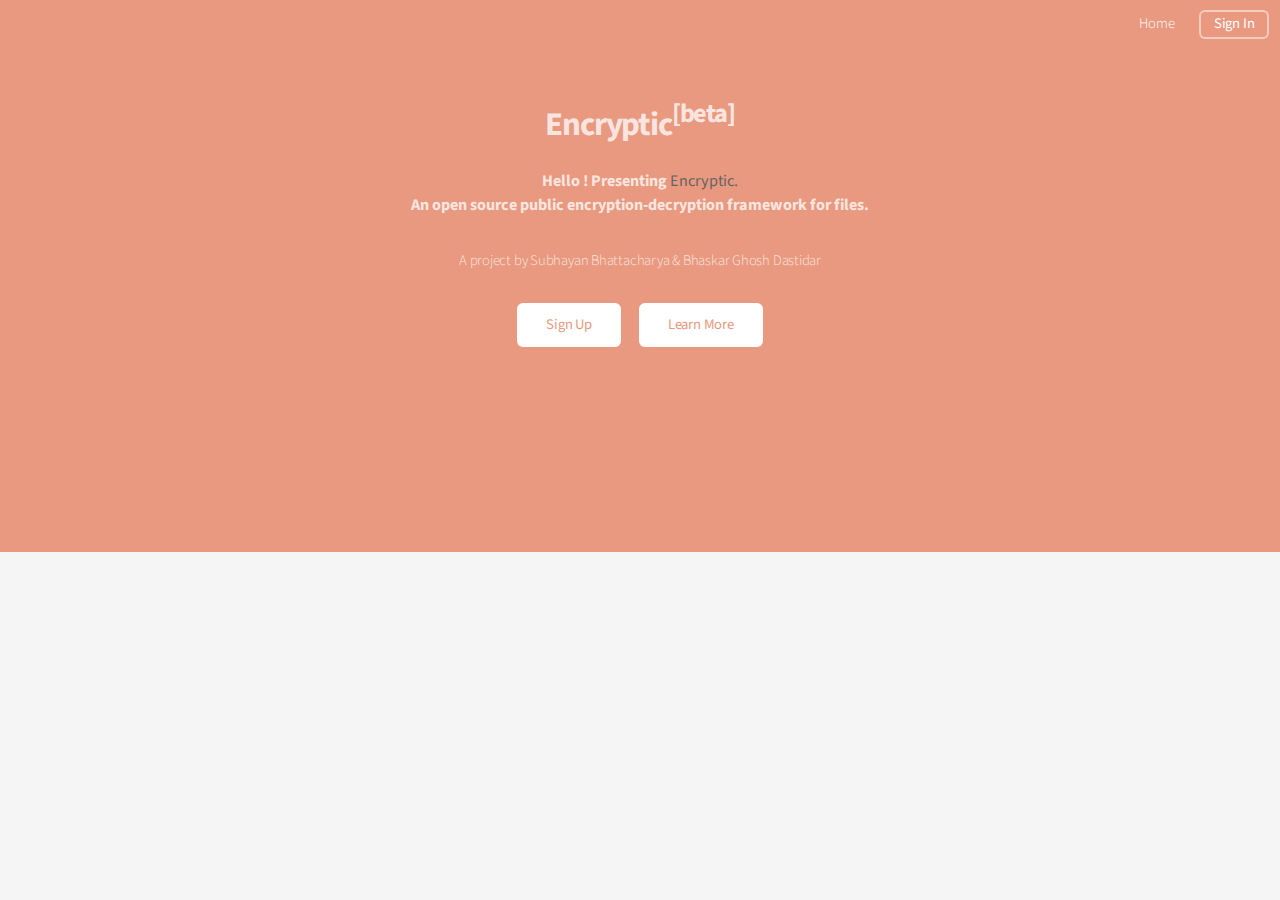
<file: WebContent/index.html>
<!DOCTYPE HTML>

<html>
	<head>
		<title>Encryptic</title>
		<meta http-equiv="content-type" content="text/html; charset=utf-8" />
		<meta name="description" content="" />
		<meta name="keywords" content="" />
		<!--[if lte IE 8]><script src="css/ie/html5shiv.js"></script><![endif]-->
		<script src="js/jquery.min.js"></script>
		<script src="js/jquery.dropotron.min.js"></script>
		<script src="js/jquery.scrollgress.min.js"></script>
		<script src="js/skel.min.js"></script>
		<script src="js/skel-layers.min.js"></script>
		<script src="js/init.js"></script>
		<noscript>
			<link rel="stylesheet" href="css/skel.css" />
			<link rel="stylesheet" href="css/style.css" />
			<link rel="stylesheet" href="css/style-wide.css" />
		</noscript>
		<!--[if lte IE 8]><link rel="stylesheet" href="css/ie/v8.css" /><![endif]-->
	</head>
	<body>

		<!-- Header -->
			<header id="header" class="alt">
				
				<nav id="nav">
					<ul>
						<li><a href="index.html">Home</a></li>
						<!--<li>
							<a href="" class="icon fa-angle-down">Quick Links</a>
							<ul>
								<li><a href="encrypt.html">Encrypt</a></li>
								<li><a href="decrypt.html">Decrypt</a></li>
								<li><a href="contact.html">Contact</a></li>
								<li>
									<a href="">Submenu</a>
									<ul>
										<li><a href="#">Option One</a></li>
										<li><a href="#">Option Two</a></li>
										<li><a href="#">Option Three</a></li>
										<li><a href="#">Option Four</a></li>
									</ul>
								</li>
								-->
							
						
						<li><a href="login.html" class="button">Sign In</a></li>
					</ul>
				</nav>
			</header>

		<!-- Banner -->
			<body class="landing">
			
				<section id="cta">
				<header>
				<br>
				<br>
				<h2>Encryptic<sup>[beta]</sup></h2>
				</header>
				<h4>Hello ! Presenting <b>Encryptic. </b><br>An open source public encryption-decryption framework for files.</h4>
				<br>
				
				

				
				<p> A project by Subhayan Bhattacharya & Bhaskar Ghosh Dastidar</p>
				<ul class="actions">
					<li><a href="signup.jsp" class="button">Sign Up</a></li>
					<li><a href="info.html" class="button">Learn More</a></li>
				</ul>
				
				</section>
				</body>
				<!--  <ul class="icons">
					<li><a href="#" class="icon fa-twitter"><span class="label">Twitter</span></a></li>
					<li><a href="#" class="icon fa-facebook"><span class="label">Facebook</span></a></li>
					<li><a href="#" class="icon fa-instagram"><span class="label">Instagram</span></a></li>
					<li><a href="#" class="icon fa-github"><span class="label">Github</span></a></li>
					<li><a href="#" class="icon fa-dribbble"><span class="label">Dribbble</span></a></li>
					<li><a href="#" class="icon fa-google-plus"><span class="label">Google+</span></a></li>
				</ul> -->
			

		<!-- Main -->
				<!--	<section id="main" class="container">
					<section class="box special">
					<header class="major">
						<h2>Encrypted files are further hidden in music files.</h2>
					</header>
					<span class="image featured"><img src="" alt="" /></span>
				    </section>
				  
				<section class="box special features">
					<div class="features-row">
						<section>
							<span class="icon major fa-bolt accent2"></span>
							<h3>High Speed Encryption-Decryption</h3>
							<p>Our public-key encryption decryption algorithm is super-fast and extremely portable. Circulate one public key across your organisation and youre done for the day.  </p>
						</section>
						<section>
							<span class="icon major fa-area-chart accent3"></span>
							<h3>Data-analysis</h3>
							<p>We provide basic data analysis features for your files and databases as well. So that is one mildly less thing to worry about. </p>
						</section>
					</div>
					<div class="features-row">
						<section>
							<span class="icon major fa-cloud accent4"></span>
							<h3>Data Integrity checker</h3>
							<p>We have our own algorithm to check your file/database integrity. So if someone is tampering with them or making the data go haywire, you'll know.</p>
						</section>
						<section>
							<span class="icon major fa-lock accent5"></span>
							<h3>Full proof security</h3>
							<p>The algorithm runs RSA at its core, so rest assured, this is solid stuff.</p>
						</section>
					</div>
				</section>

				<div class="row">
					<div class="6u 12u(narrower)">

						<section class="box special">
							<span class="image featured"><img src="images/pic02.jpg" alt="" /></span>
							<h3>Encryptic  Personal</h3>
							<p>Personal file/database encryption.</p>
							<ul class="actions">
								<li><a href="#" class="button fit big">Learn More</a></li>
							</ul>
						</section>

					</div>
					<div class="6u 12u(narrower)">

						<section class="box special">
							<span class="image featured"><img src="images/pic03.jpg" alt="" /></span>
							<h3>Encryptic Organisation</h3>
							<p>Encryption at an organisation level.</p>
							<ul class="actions">
								<li><a href="#" class="button fit big">Learn More</a></li>
							</ul>
						</section>

					</div>
				</div>

			</section>
-->
		<!-- CTA -->
			

		<!-- Footer -->
</file>
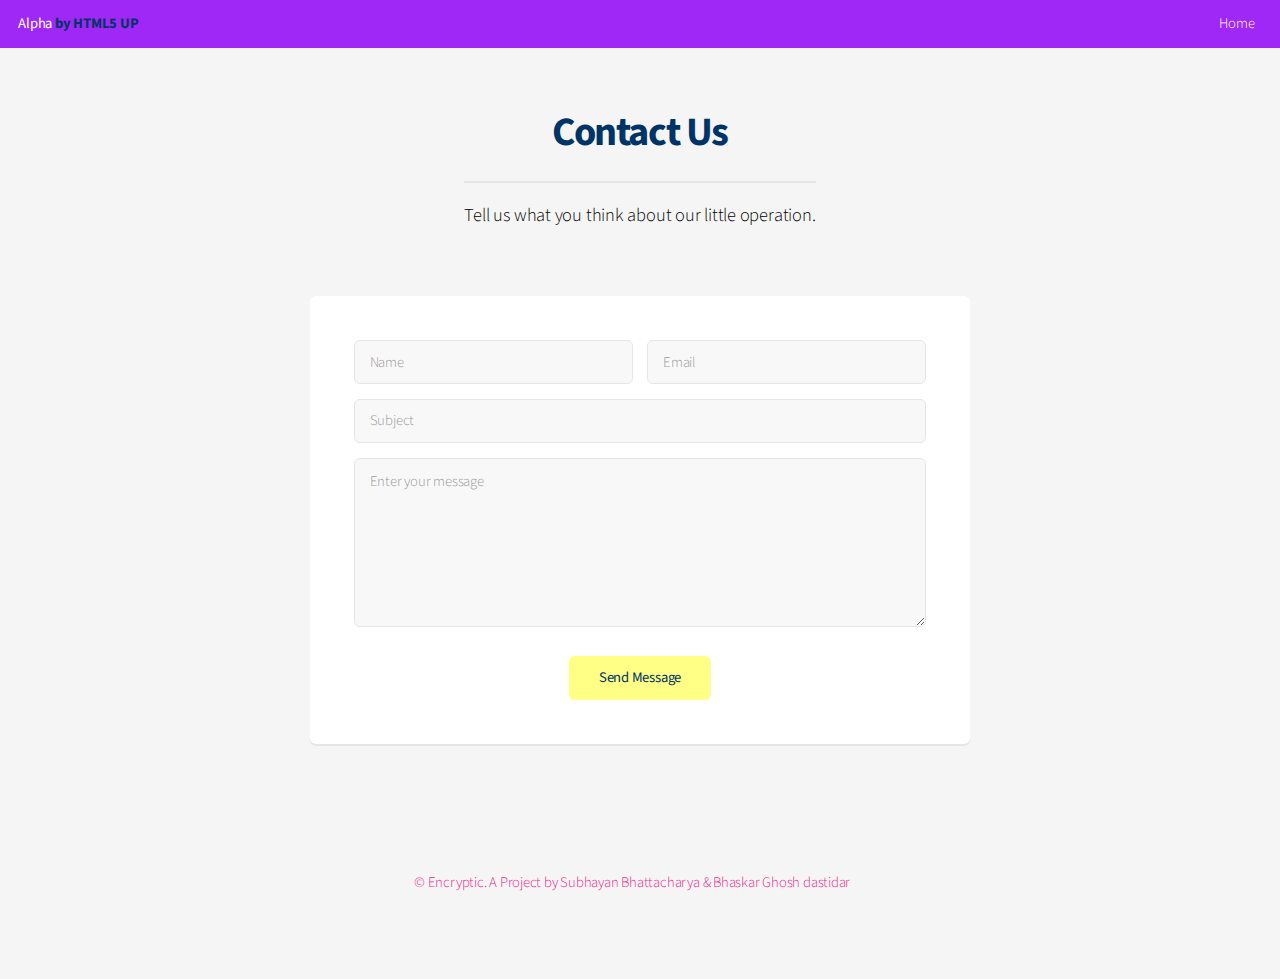
<file: WebContent/contact.html>
<!DOCTYPE HTML>

<html>
	<head>
		
		<meta http-equiv="content-type" content="text/html; charset=utf-8" />
		<meta name="description" content="" />
		<meta name="keywords" content="" />
		<!--[if lte IE 8]><script src="css/ie/html5shiv.js"></script><![endif]-->
		<script src="js/jquery.min.js"></script>
		<script src="js/jquery.dropotron.min.js"></script>
		<script src="js/jquery.scrollgress.min.js"></script>
		<script src="js/skel.min.js"></script>
		<script src="js/skel-layers.min.js"></script>
		<script src="js/init.js"></script>
		<noscript>
			<link rel="stylesheet" href="css/skel.css" />
			<link rel="stylesheet" href="css/style.css" />
			<link rel="stylesheet" href="css/style-wide.css" />
		</noscript>
		<!--[if lte IE 8]><link rel="stylesheet" href="css/ie/v8.css" /><![endif]-->
	</head>
	<body>

		<!-- Header -->
			<header id="header" class="skel-layers-fixed">
				<h1><a href="index.html">Alpha</a> by HTML5 UP</h1>
				<nav id="nav">
					<ul>
						<li><a href="index.html">Home</a></li>
						
						
					</ul>
				</nav>
			</header>

		<!-- Main -->
			<section id="main" class="container 75%">
				<header>
					<h2>Contact Us</h2>
					<p>Tell us what you think about our little operation.</p>
				</header>
				<div class="box">
					<form method="post" action="#">
						<div class="row uniform 50%">
							<div class="6u 12u(mobilep)">
								<input type="text" name="name" id="name" value="" placeholder="Name" />
							</div>
							<div class="6u 12u(mobilep)">
								<input type="email" name="email" id="email" value="" placeholder="Email" />
							</div>
						</div>
						<div class="row uniform 50%">
							<div class="12u">
								<input type="text" name="subject" id="subject" value="" placeholder="Subject" />
							</div>
						</div>
						<div class="row uniform 50%">
							<div class="12u">
								<textarea name="message" id="message" placeholder="Enter your message" rows="6"></textarea>
							</div>
						</div>
						<div class="row uniform">
							<div class="12u">
								<ul class="actions align-center">
									<li><input type="submit" value="Send Message" /></li>
								</ul>
							</div>
						</div>
					</form>
				</div>
			</section>

		<!-- Footer -->
			<footer id="footer">
				<ul class="copyright">
					<li>&copy; Encryptic. A Project by Subhayan Bhattacharya & Bhaskar Ghosh dastidar</li><li> <a href=#></a></li>
				</ul>
			</footer>

	</body>
</html>
</file>
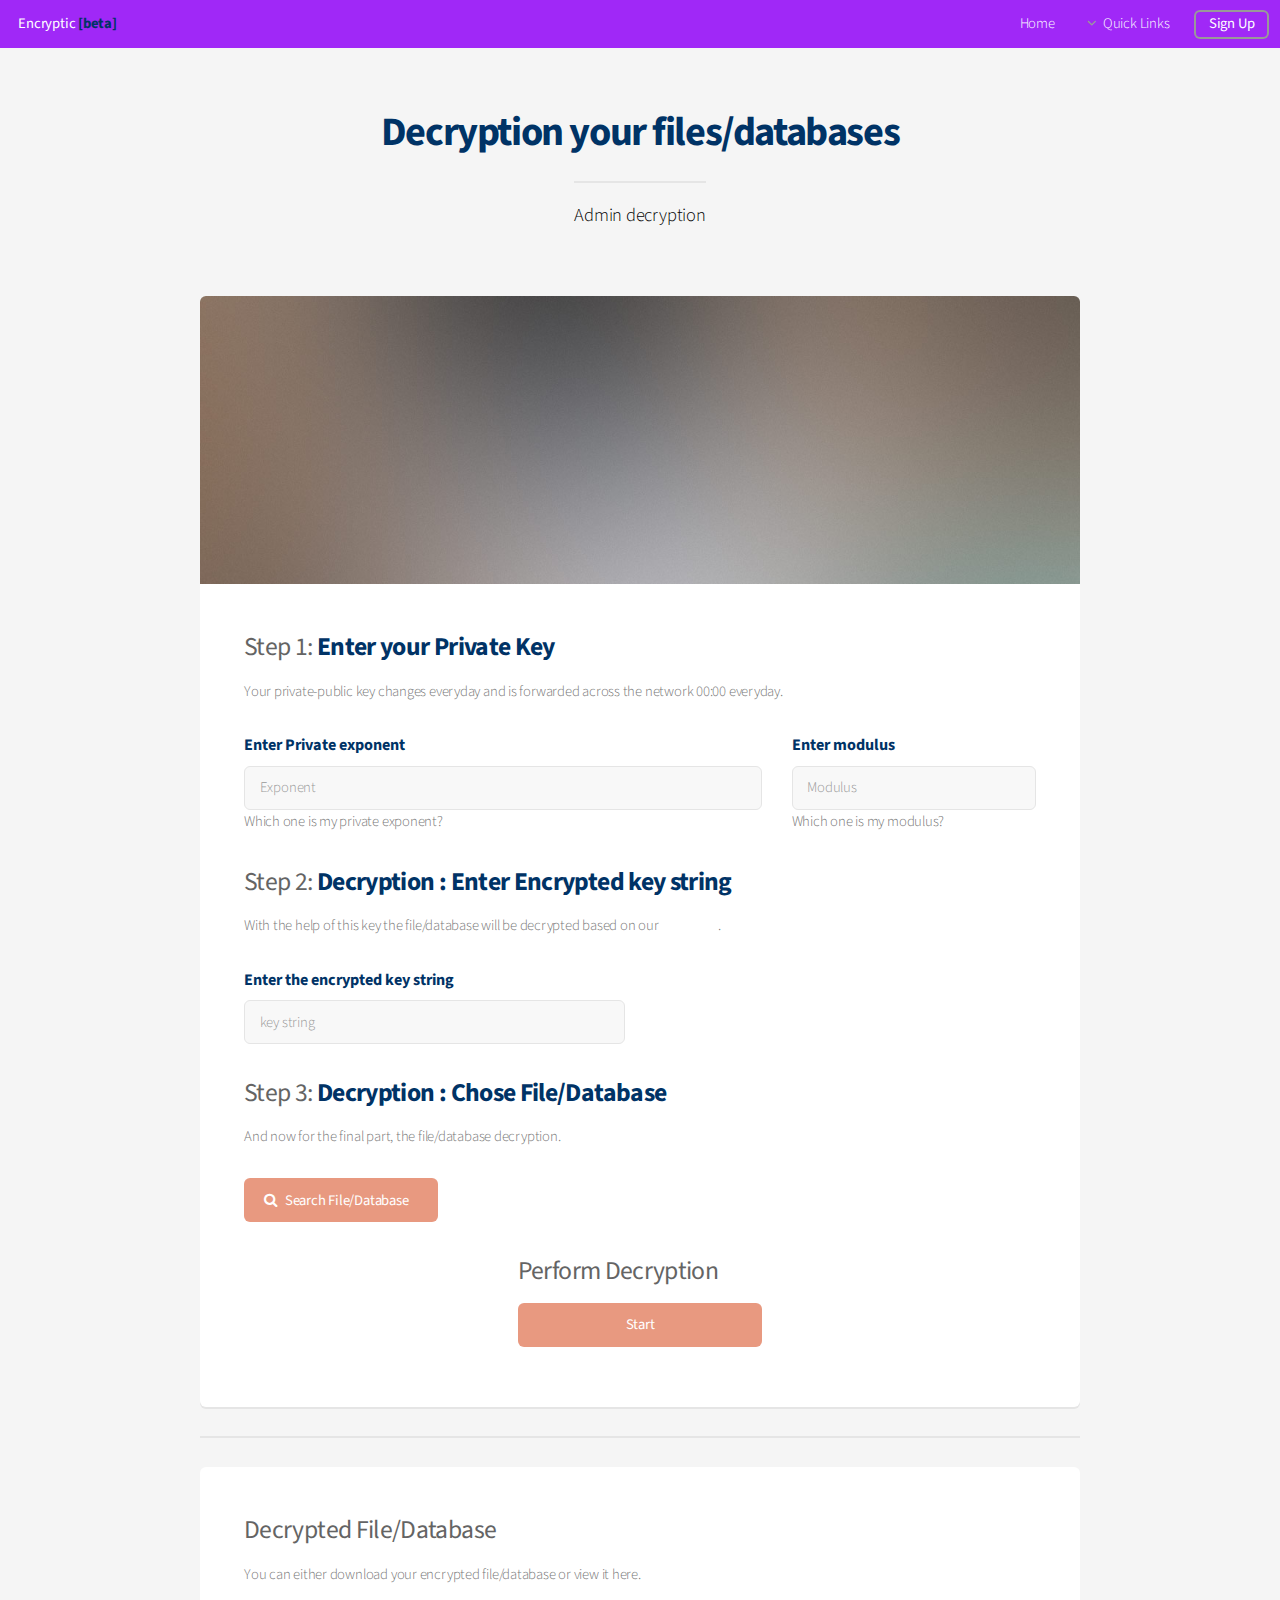
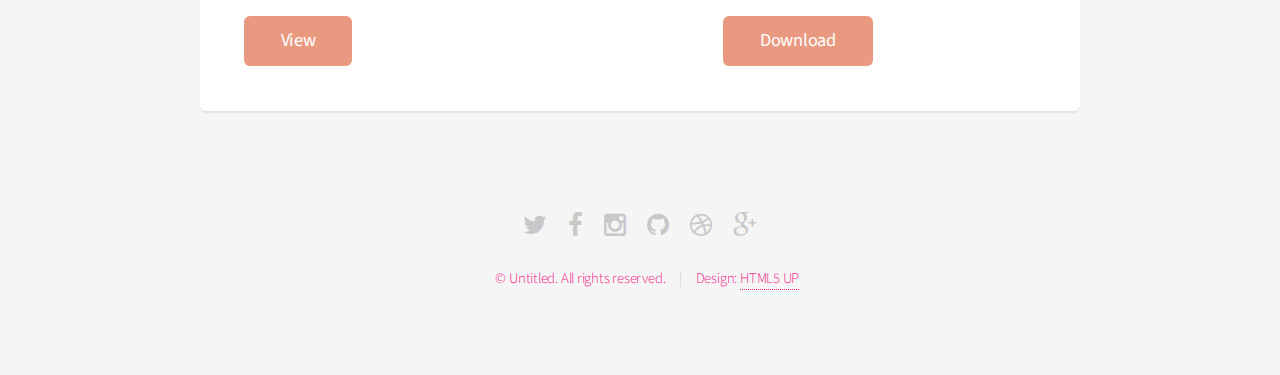
<file: WebContent/decrypt.html>
<!DOCTYPE HTML>
<!--
	Alpha by HTML5 UP
	html5up.net | @n33co
	Free for personal and commercial use under the CCA 3.0 license (html5up.net/license)
-->
<html>
	<head>
		<title>Decrypt your files</title>
		<meta http-equiv="content-type" content="text/html; charset=utf-8" />
		<meta name="description" content="" />
		<meta name="keywords" content="" />
		<!--[if lte IE 8]><script src="css/ie/html5shiv.js"></script><![endif]-->
		<script src="js/jquery.min.js"></script>
		<script src="js/jquery.dropotron.min.js"></script>
		<script src="js/jquery.scrollgress.min.js"></script>
		<script src="js/skel.min.js"></script>
		<script src="js/skel-layers.min.js"></script>
		<script src="js/init.js"></script>
		<noscript>
			<link rel="stylesheet" href="css/skel.css" />
			<link rel="stylesheet" href="css/style.css" />
			<link rel="stylesheet" href="css/style-wide.css" />
		</noscript>
		<!--[if lte IE 8]><link rel="stylesheet" href="css/ie/v8.css" /><![endif]-->
	</head>
	<body>

		<!-- Header -->
			<header id="header" class="skel-layers-fixed">
				<h1><a href="index.html">Encryptic</a> [beta]</h1>
				<nav id="nav">
					<ul>
						<li><a href="index.html">Home</a></li>
						<li>
							<a href="" class="icon fa-angle-down">Quick Links</a>
							<ul>
								<li><a href="encrypt.html">Encrypt</a></li>
								<li><a href="decrypt.html">Decrypt</a></li>
								<li><a href="contact.html">Contact</a></li>
								<li>
									<!--<a href="">Submenu</a>
									<ul>
										<li><a href="#">Option One</a></li>
										<li><a href="#">Option Two</a></li>
										<li><a href="#">Option Three</a></li>
										<li><a href="#">Option Four</a></li>
									</ul>
								</li>
								-->
							</ul>
						</li>
						<li><a href="#" class="button">Sign Up</a></li>
					</ul>
				</nav>
			</header>

		<!-- Main -->
			<section id="main" class="container">
				<header>
					<h2>Decryption your files/databases</h2>
					<p>Admin decryption</p>
				</header>
				<div class="box">
					<span class="image featured"><img src="images/pic01.jpg" alt="" /></span>
					<h3><strong> Step 1: </strong>Enter your Private Key</h3>
					<p>Your private-public key changes everyday and is forwarded across the network 00:00 everyday. </p>
					<div class="row">
						<div class="8u 12u(mobilep)">
							<h4>Enter Private exponent</h4><input type="text" name="name" id="e" value="" placeholder="Exponent" />
							<p>Which one is my private exponent? </p>
						</div>
						<div class="4u 12u(mobilep)">
							<h4>Enter modulus</h4><input type="text" name="name" id="n" value="" placeholder="Modulus" />
							<p>Which one is my modulus?</p>
						</div>
					</div>
					<h3><strong> Step 2: </strong>Decryption : Enter Encrypted key string</h3>
					<p>With the help of this key the file/database will be decrypted based on our <a>algorithm</a>. </p>
					<div class="row">
						<div class="6u 6u(mobilep)">
							<h4>Enter the encrypted key string</h4><input type="text" name="name" id="m" value="" placeholder="key string" />
							<p></p>
						</div>
						
					</div>
					<h3><strong> Step 3: </strong>Decryption : Chose File/Database</h3>
					<p>And now for the final part, the file/database decryption.</p>
					<div class="row">
						<div class="6u 6u(mobilep)">
						
						<a href="#" class="button special icon fa-search">Search File/Database</a></li>
						<p> </p>
							
							<p></p>
						</div>
						<div class="6u 6u(mobilep)">
							
							
							<p></p>
						</div>
					</div>
					<div class="row">
						<div class="4u 12u(mobilep)">
						<p>
						</p>
						</div>
					<div class="4u 12u(mobilep)">	
					<h3><strong> Perform Decryption</strong> </h3>
					</div>
					</div>
					<div class="row">
						<div class="4u 12u(mobilep)">
						<p>
						</p>
						</div>
						<div class="4u 12u(mobilep)">
							<a href="#" class="button special fit">Start</a></li>
						</div>
					</div>	
				</div>
				<hr />
				<div class="box">
				<h3><strong>Decrypted File/Database</strong> </h3>
				<p> You can either download your encrypted file/database or view it here.</p>
				<div class="row">
						<div class="7u 12u(mobilep)">
						
				<a href="#" class="button special big">View</a>
						</div>
						<div class="5u 12u(mobilep)">
						<a href="#" class="button special big">Download</a>
						</div>
				</div>
			</section>

		<!-- Footer -->
			<footer id="footer">
				<ul class="icons">
					<li><a href="#" class="icon fa-twitter"><span class="label">Twitter</span></a></li>
					<li><a href="#" class="icon fa-facebook"><span class="label">Facebook</span></a></li>
					<li><a href="#" class="icon fa-instagram"><span class="label">Instagram</span></a></li>
					<li><a href="#" class="icon fa-github"><span class="label">Github</span></a></li>
					<li><a href="#" class="icon fa-dribbble"><span class="label">Dribbble</span></a></li>
					<li><a href="#" class="icon fa-google-plus"><span class="label">Google+</span></a></li>
				</ul>
				<ul class="copyright">
					<li>&copy; Untitled. All rights reserved.</li><li>Design: <a href="http://html5up.net">HTML5 UP</a></li>
				</ul>
			</footer>

	</body>
</html>
</file>
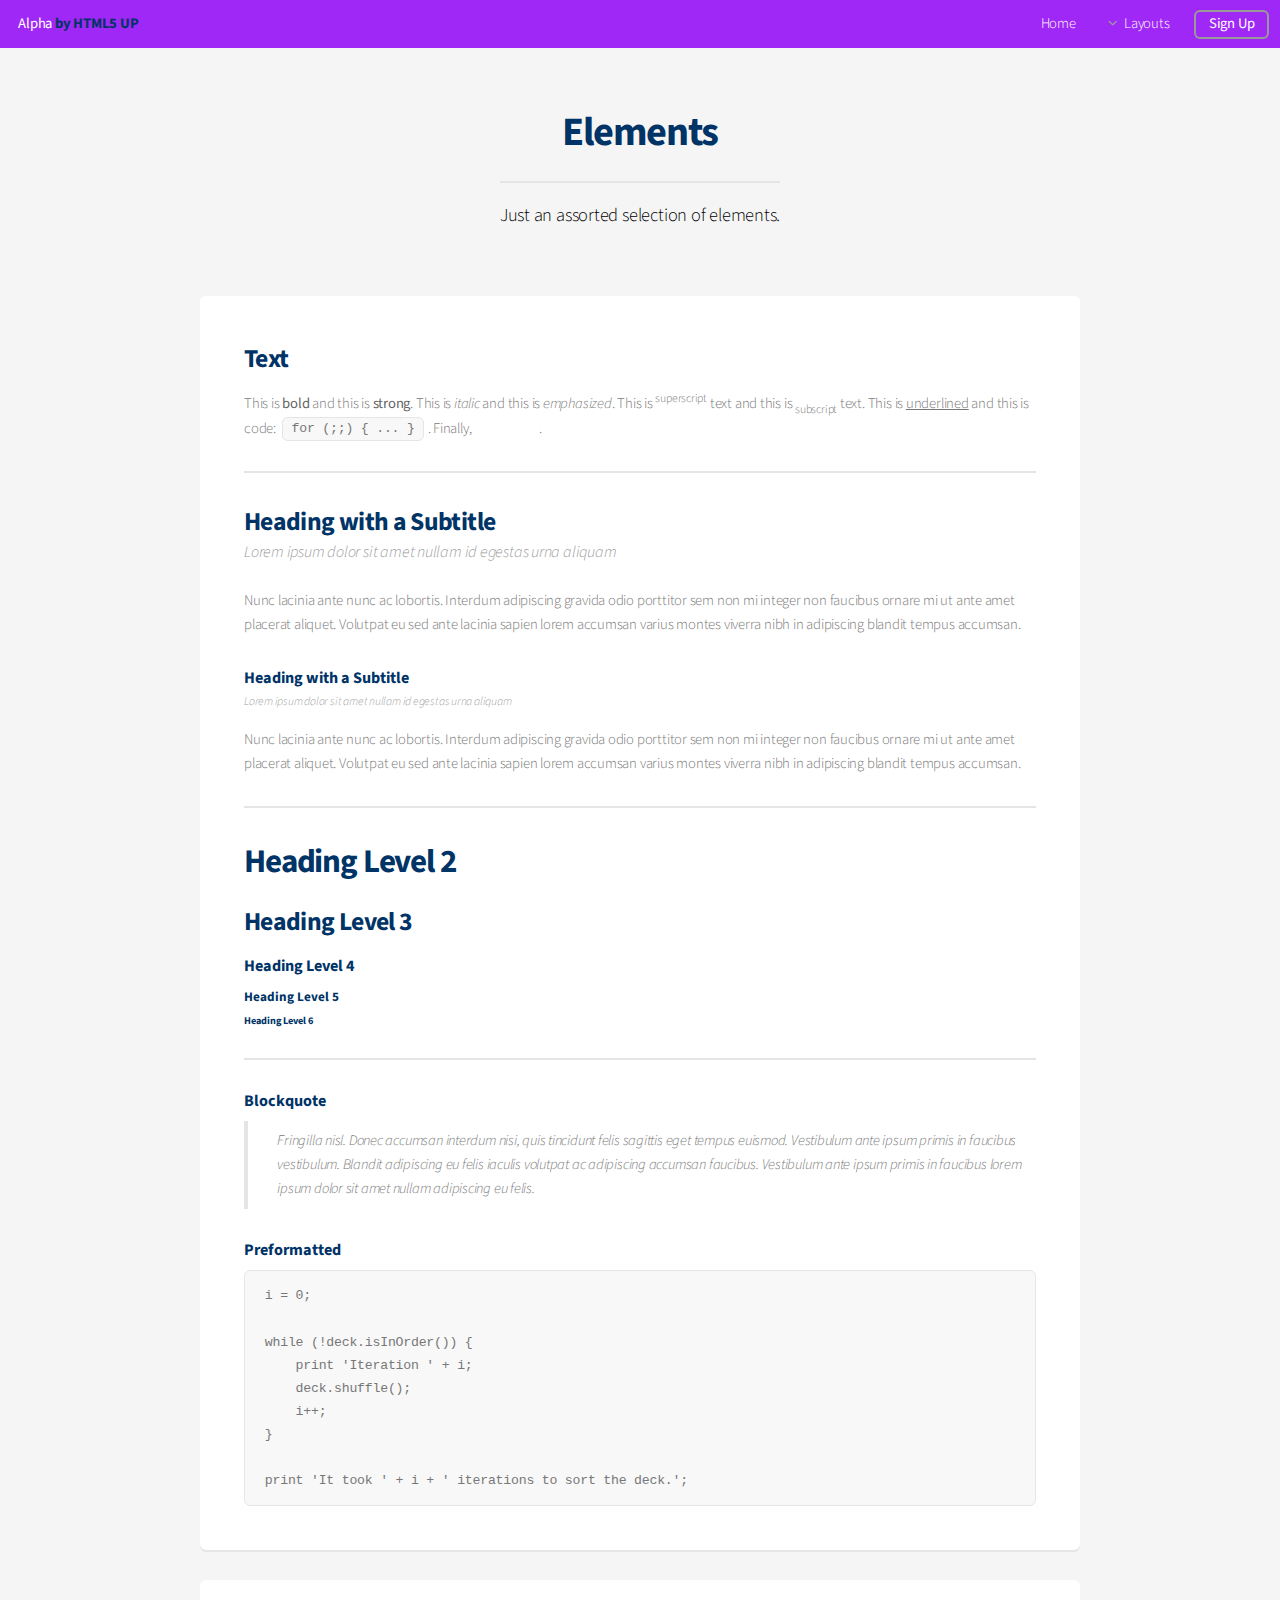
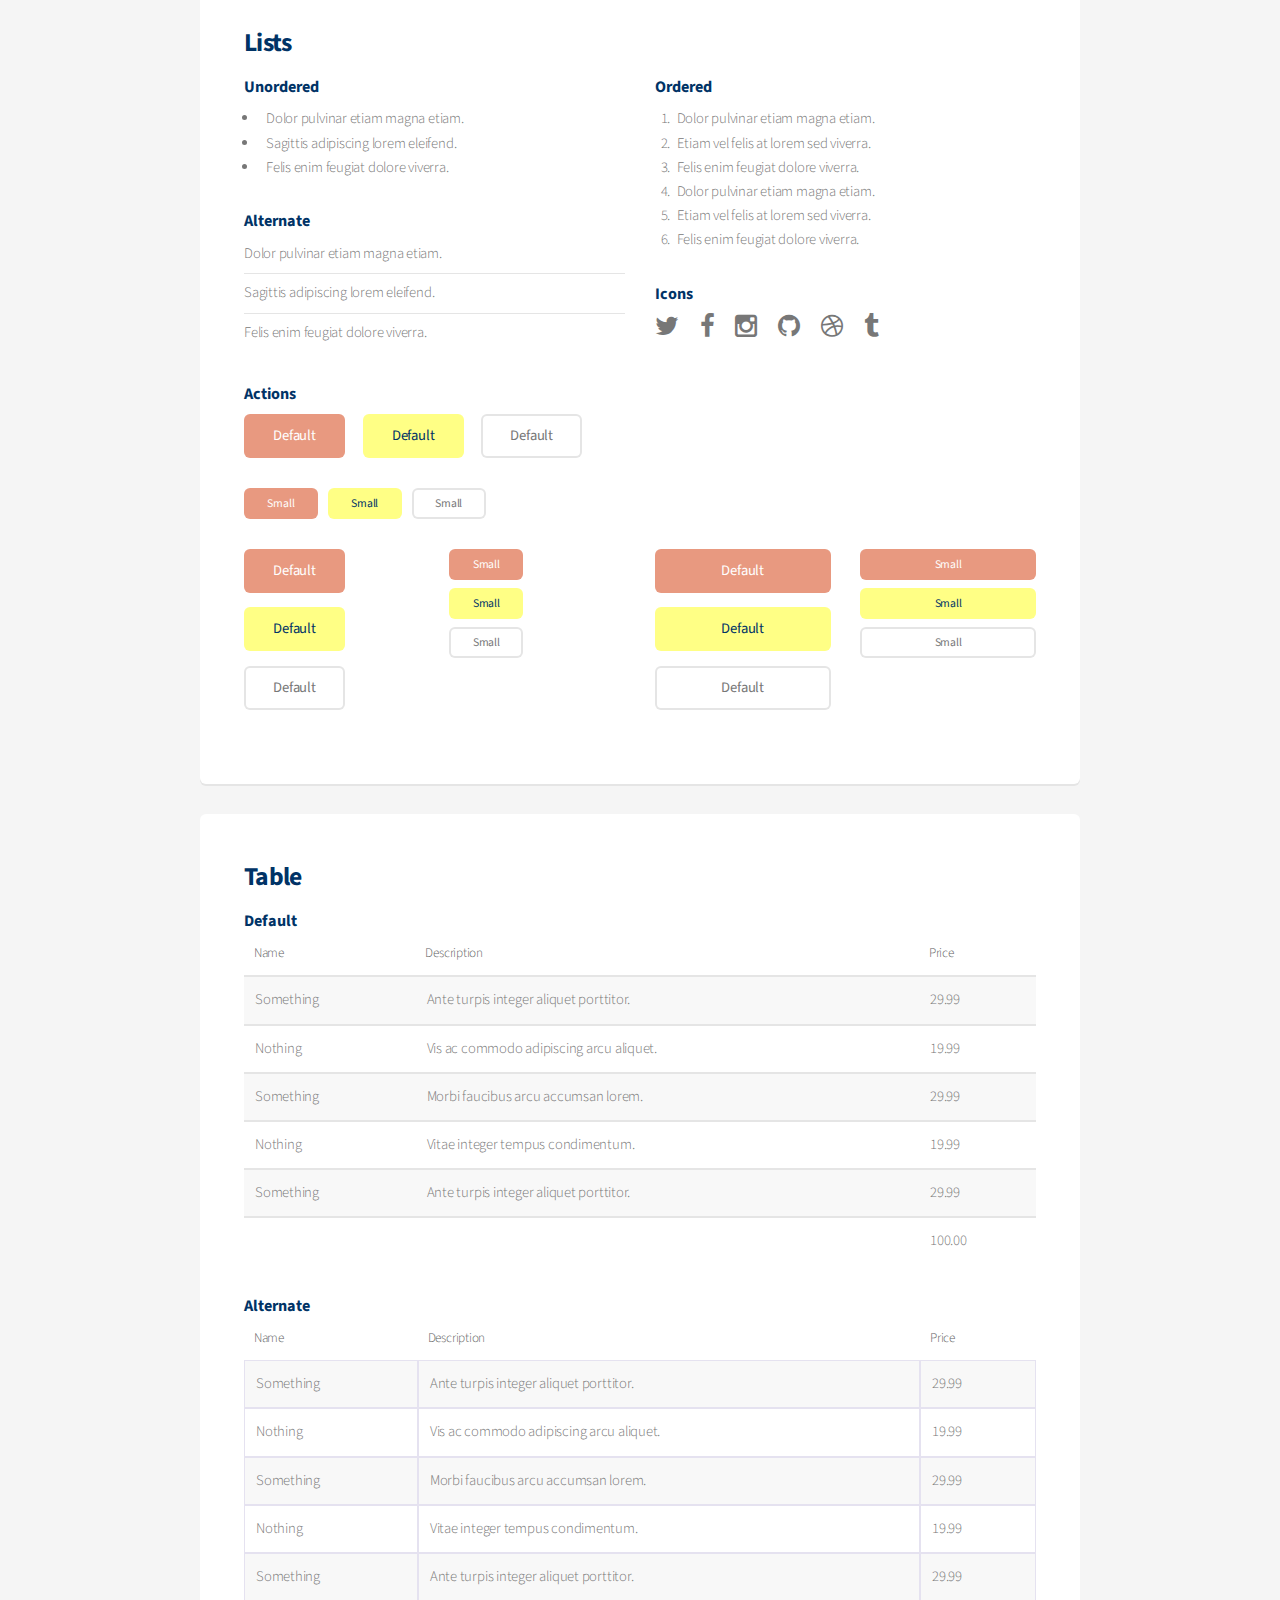
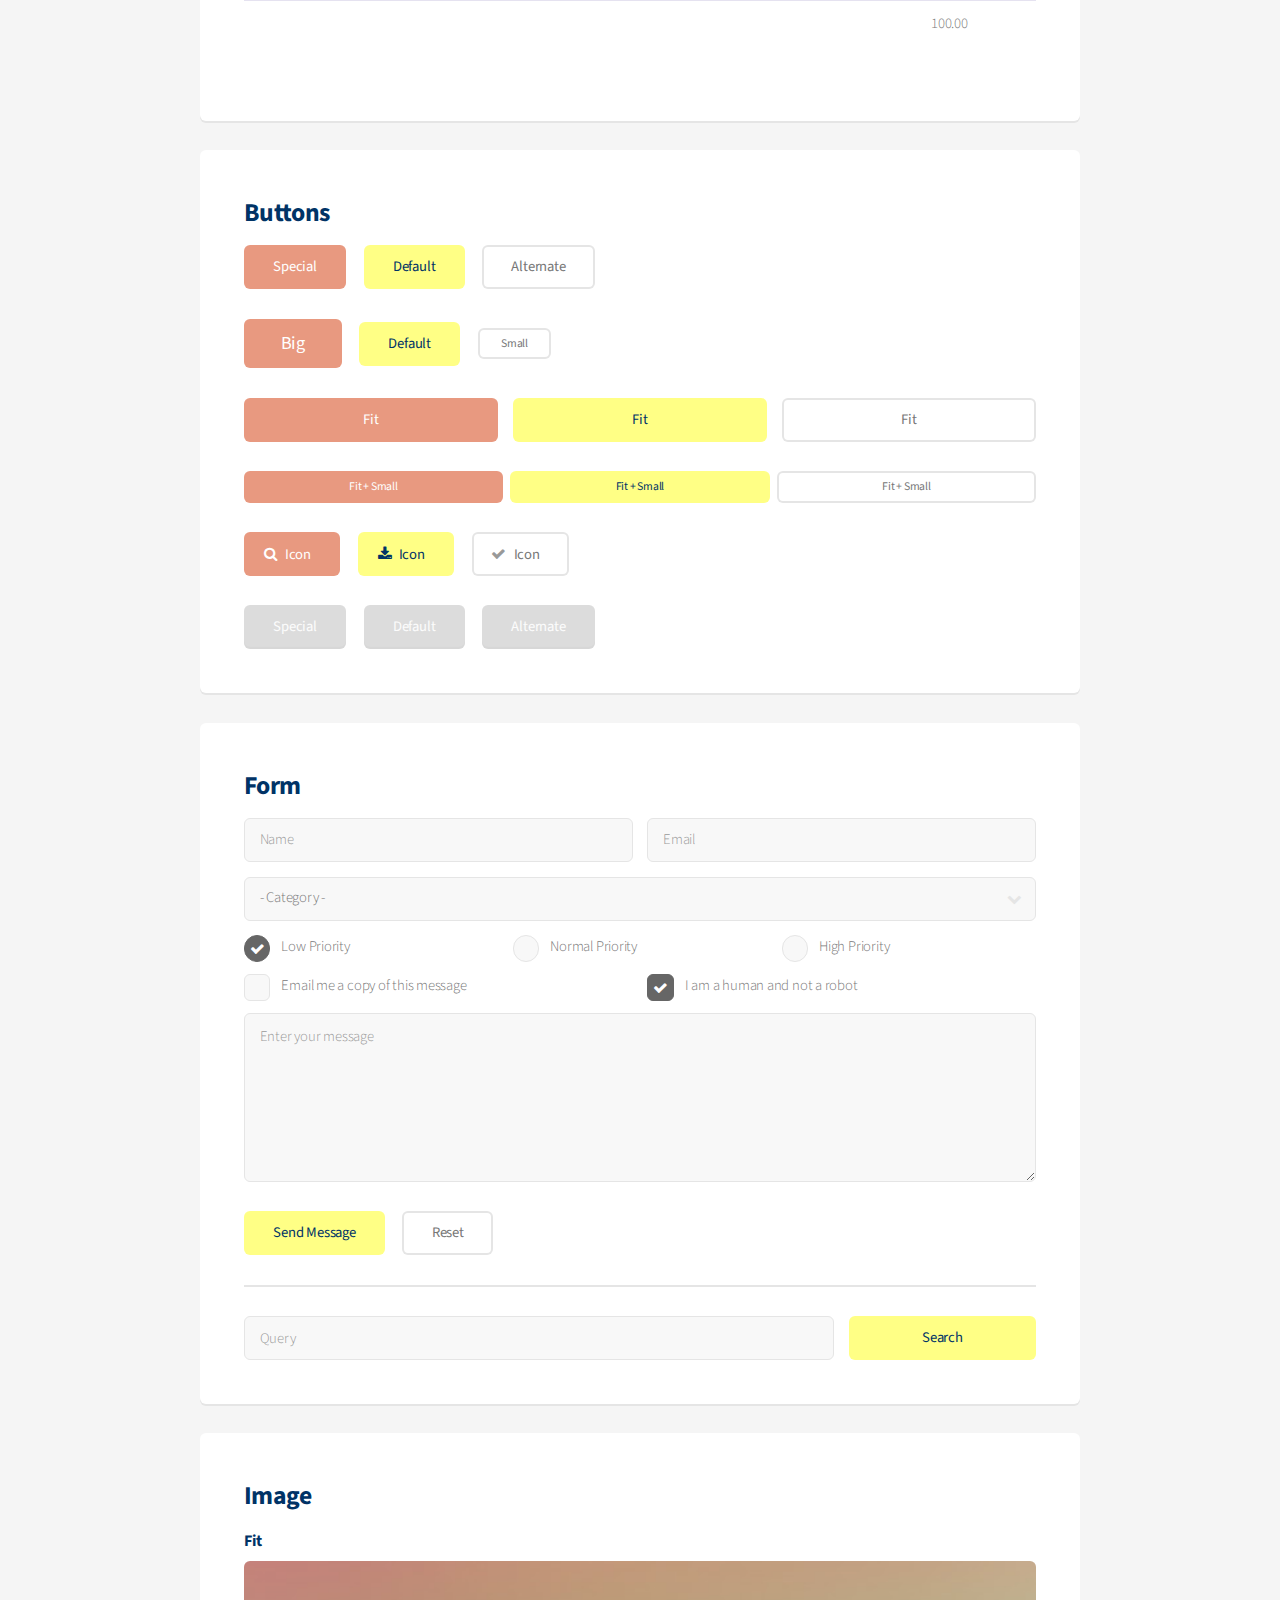
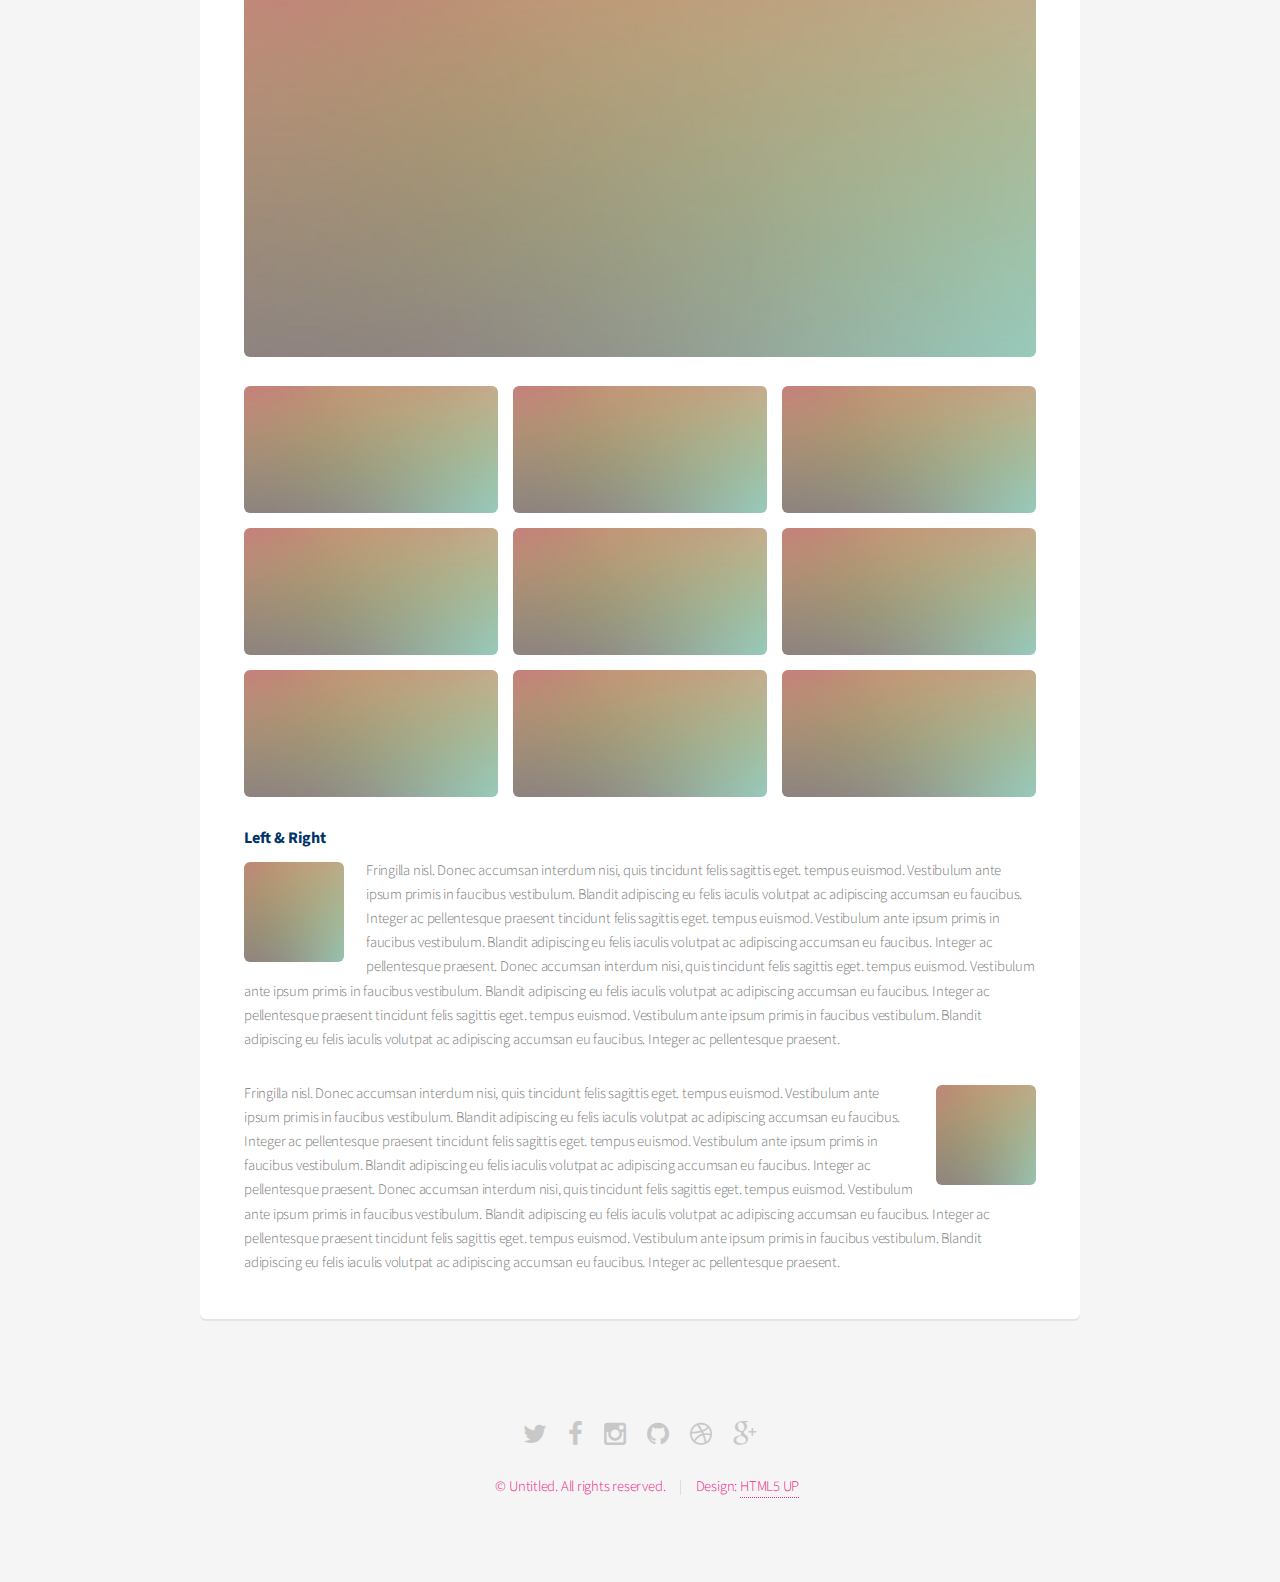
<file: WebContent/elements.html>
<!DOCTYPE HTML>
<!--
	Alpha by HTML5 UP
	html5up.net | @n33co
	Free for personal and commercial use under the CCA 3.0 license (html5up.net/license)
-->
<html>
	<head>
		<title>Elements - Alpha by HTML5 UP</title>
		<meta http-equiv="content-type" content="text/html; charset=utf-8" />
		<meta name="description" content="" />
		<meta name="keywords" content="" />
		<!--[if lte IE 8]><script src="css/ie/html5shiv.js"></script><![endif]-->
		<script src="js/jquery.min.js"></script>
		<script src="js/jquery.dropotron.min.js"></script>
		<script src="js/jquery.scrollgress.min.js"></script>
		<script src="js/skel.min.js"></script>
		<script src="js/skel-layers.min.js"></script>
		<script src="js/init.js"></script>
		<noscript>
			<link rel="stylesheet" href="css/skel.css" />
			<link rel="stylesheet" href="css/style.css" />
			<link rel="stylesheet" href="css/style-wide.css" />
		</noscript>
		<!--[if lte IE 8]><link rel="stylesheet" href="css/ie/v8.css" /><![endif]-->
	</head>
	<body>

		<!-- Header -->
			<header id="header" class="skel-layers-fixed">
				<h1><a href="index.html">Alpha</a> by HTML5 UP</h1>
				<nav id="nav">
					<ul>
						<li><a href="index.html">Home</a></li>
						<li>
							<a href="" class="icon fa-angle-down">Layouts</a>
							<ul>
								<li><a href="generic.html">Generic</a></li>
								<li><a href="contact.html">Contact</a></li>
								<li><a href="elements.html">Elements</a></li>
								<li>
									<a href="">Submenu</a>
									<ul>
										<li><a href="#">Option One</a></li>
										<li><a href="#">Option Two</a></li>
										<li><a href="#">Option Three</a></li>
										<li><a href="#">Option Four</a></li>
									</ul>
								</li>
							</ul>
						</li>
						<li><a href="#" class="button">Sign Up</a></li>
					</ul>
				</nav>
			</header>

		<!-- Main -->
			<section id="main" class="container">
				<header>
					<h2>Elements</h2>
					<p>Just an assorted selection of elements.</p>
				</header>
				<div class="row">
					<div class="12u">

						<!-- Text -->
							<section class="box">
								<h3>Text</h3>
								<p>This is <b>bold</b> and this is <strong>strong</strong>. This is <i>italic</i> and this is <em>emphasized</em>.
								This is <sup>superscript</sup> text and this is <sub>subscript</sub> text.
								This is <u>underlined</u> and this is code: <code>for (;;) { ... }</code>. Finally, <a href="#">this is a link</a>.</p>

								<hr />

								<header>
									<h3>Heading with a Subtitle</h3>
									<p>Lorem ipsum dolor sit amet nullam id egestas urna aliquam</p>
								</header>
								<p>Nunc lacinia ante nunc ac lobortis. Interdum adipiscing gravida odio porttitor sem non mi integer non faucibus ornare mi ut ante amet placerat aliquet. Volutpat eu sed ante lacinia sapien lorem accumsan varius montes viverra nibh in adipiscing blandit tempus accumsan.</p>
								<header>
									<h4>Heading with a Subtitle</h4>
									<p>Lorem ipsum dolor sit amet nullam id egestas urna aliquam</p>
								</header>
								<p>Nunc lacinia ante nunc ac lobortis. Interdum adipiscing gravida odio porttitor sem non mi integer non faucibus ornare mi ut ante amet placerat aliquet. Volutpat eu sed ante lacinia sapien lorem accumsan varius montes viverra nibh in adipiscing blandit tempus accumsan.</p>

								<hr />

								<h2>Heading Level 2</h2>
								<h3>Heading Level 3</h3>
								<h4>Heading Level 4</h4>
								<h5>Heading Level 5</h5>
								<h6>Heading Level 6</h6>

								<hr />

								<h4>Blockquote</h4>
								<blockquote>Fringilla nisl. Donec accumsan interdum nisi, quis tincidunt felis sagittis eget tempus euismod. Vestibulum ante ipsum primis in faucibus vestibulum. Blandit adipiscing eu felis iaculis volutpat ac adipiscing accumsan faucibus. Vestibulum ante ipsum primis in faucibus lorem ipsum dolor sit amet nullam adipiscing eu felis.</blockquote>

								<h4>Preformatted</h4>
								<pre>i = 0;

while (!deck.isInOrder()) {
    print 'Iteration ' + i;
    deck.shuffle();
    i++;
}

print 'It took ' + i + ' iterations to sort the deck.';
</pre>
							</section>

					</div>
				</div>
				<div class="row">
					<div class="12u">

						<!-- Lists -->
							<section class="box">
								<h3>Lists</h3>
								<div class="row">
									<div class="6u 12u(mobilep)">

										<h4>Unordered</h4>
										<ul>
											<li>Dolor pulvinar etiam magna etiam.</li>
											<li>Sagittis adipiscing lorem eleifend.</li>
											<li>Felis enim feugiat dolore viverra.</li>
										</ul>

										<h4>Alternate</h4>
										<ul class="alt">
											<li>Dolor pulvinar etiam magna etiam.</li>
											<li>Sagittis adipiscing lorem eleifend.</li>
											<li>Felis enim feugiat dolore viverra.</li>
										</ul>

									</div>
									<div class="6u 12u(mobilep)">

										<h4>Ordered</h4>
										<ol>
											<li>Dolor pulvinar etiam magna etiam.</li>
											<li>Etiam vel felis at lorem sed viverra.</li>
											<li>Felis enim feugiat dolore viverra.</li>
											<li>Dolor pulvinar etiam magna etiam.</li>
											<li>Etiam vel felis at lorem sed viverra.</li>
											<li>Felis enim feugiat dolore viverra.</li>
										</ol>

										<h4>Icons</h4>
										<ul class="icons">
											<li><a href="#" class="icon fa-twitter"><span class="label">Twitter</span></a></li>
											<li><a href="#" class="icon fa-facebook"><span class="label">Facebook</span></a></li>
											<li><a href="#" class="icon fa-instagram"><span class="label">Instagram</span></a></li>
											<li><a href="#" class="icon fa-github"><span class="label">Github</span></a></li>
											<li><a href="#" class="icon fa-dribbble"><span class="label">Dribbble</span></a></li>
											<li><a href="#" class="icon fa-tumblr"><span class="label">Tumblr</span></a></li>
										</ul>

									</div>
								</div>

								<h4>Actions</h4>
								<ul class="actions">
									<li><a href="#" class="button special">Default</a></li>
									<li><a href="#" class="button">Default</a></li>
									<li><a href="#" class="button alt">Default</a></li>
								</ul>
								<ul class="actions small">
									<li><a href="#" class="button special small">Small</a></li>
									<li><a href="#" class="button small">Small</a></li>
									<li><a href="#" class="button alt small">Small</a></li>
								</ul>
								<div class="row">
									<div class="3u 6u(narrower) 12u$(mobilep)">
										<ul class="actions vertical">
											<li><a href="#" class="button special">Default</a></li>
											<li><a href="#" class="button">Default</a></li>
											<li><a href="#" class="button alt">Default</a></li>
										</ul>
									</div>
									<div class="3u 6u$(narrower) 12u$(mobilep)">
										<ul class="actions vertical small">
											<li><a href="#" class="button special small">Small</a></li>
											<li><a href="#" class="button small">Small</a></li>
											<li><a href="#" class="button alt small">Small</a></li>
										</ul>
									</div>
									<div class="3u 6u(narrower) 12u$(mobilep)">
										<ul class="actions vertical">
											<li><a href="#" class="button special fit">Default</a></li>
											<li><a href="#" class="button fit">Default</a></li>
											<li><a href="#" class="button alt fit">Default</a></li>
										</ul>
									</div>
									<div class="3u 6u$(narrower) 12u$(mobilep)">
										<ul class="actions vertical small">
											<li><a href="#" class="button special small fit">Small</a></li>
											<li><a href="#" class="button small fit">Small</a></li>
											<li><a href="#" class="button alt small fit">Small</a></li>
										</ul>
									</div>
								</div>
							</section>

					</div>
				</div>
				<div class="row">
					<div class="12u">

						<!-- Table -->
							<section class="box">
								<h3>Table</h3>

								<h4>Default</h4>
								<div class="table-wrapper">
									<table>
										<thead>
											<tr>
												<th>Name</th>
												<th>Description</th>
												<th>Price</th>
											</tr>
										</thead>
										<tbody>
											<tr>
												<td>Something</td>
												<td>Ante turpis integer aliquet porttitor.</td>
												<td>29.99</td>
											</tr>
											<tr>
												<td>Nothing</td>
												<td>Vis ac commodo adipiscing arcu aliquet.</td>
												<td>19.99</td>
											</tr>
											<tr>
												<td>Something</td>
												<td> Morbi faucibus arcu accumsan lorem.</td>
												<td>29.99</td>
											</tr>
											<tr>
												<td>Nothing</td>
												<td>Vitae integer tempus condimentum.</td>
												<td>19.99</td>
											</tr>
											<tr>
												<td>Something</td>
												<td>Ante turpis integer aliquet porttitor.</td>
												<td>29.99</td>
											</tr>
										</tbody>
										<tfoot>
											<tr>
												<td colspan="2"></td>
												<td>100.00</td>
											</tr>
										</tfoot>
									</table>
								</div>

								<h4>Alternate</h4>
								<div class="table-wrapper">
									<table class="alt">
										<thead>
											<tr>
												<th>Name</th>
												<th>Description</th>
												<th>Price</th>
											</tr>
										</thead>
										<tbody>
											<tr>
												<td>Something</td>
												<td>Ante turpis integer aliquet porttitor.</td>
												<td>29.99</td>
											</tr>
											<tr>
												<td>Nothing</td>
												<td>Vis ac commodo adipiscing arcu aliquet.</td>
												<td>19.99</td>
											</tr>
											<tr>
												<td>Something</td>
												<td> Morbi faucibus arcu accumsan lorem.</td>
												<td>29.99</td>
											</tr>
											<tr>
												<td>Nothing</td>
												<td>Vitae integer tempus condimentum.</td>
												<td>19.99</td>
											</tr>
											<tr>
												<td>Something</td>
												<td>Ante turpis integer aliquet porttitor.</td>
												<td>29.99</td>
											</tr>
										</tbody>
										<tfoot>
											<tr>
												<td colspan="2"></td>
												<td>100.00</td>
											</tr>
										</tfoot>
									</table>
								</div>
							</section>

					</div>
				</div>
				<div class="row">
					<div class="12u">

						<!-- Buttons -->
							<section class="box">
								<h3>Buttons</h3>
								<ul class="actions">
									<li><a href="#" class="button special">Special</a></li>
									<li><a href="#" class="button">Default</a></li>
									<li><a href="#" class="button alt">Alternate</a></li>
								</ul>
								<ul class="actions">
									<li><a href="#" class="button special big">Big</a></li>
									<li><a href="#" class="button">Default</a></li>
									<li><a href="#" class="button alt small">Small</a></li>
								</ul>
								<ul class="actions fit">
									<li><a href="#" class="button special fit">Fit</a></li>
									<li><a href="#" class="button fit">Fit</a></li>
									<li><a href="#" class="button alt fit">Fit</a></li>
								</ul>
								<ul class="actions fit small">
									<li><a href="#" class="button special fit small">Fit + Small</a></li>
									<li><a href="#" class="button fit small">Fit + Small</a></li>
									<li><a href="#" class="button alt fit small">Fit + Small</a></li>
								</ul>
								<ul class="actions">
									<li><a href="#" class="button special icon fa-search">Icon</a></li>
									<li><a href="#" class="button icon fa-download">Icon</a></li>
									<li><a href="#" class="button alt icon fa-check">Icon</a></li>
								</ul>
								<ul class="actions">
									<li><span class="button special disabled">Special</span></li>
									<li><span class="button disabled">Default</span></li>
									<li><span class="button alt disabled">Alternate</span></li>
								</ul>
							</section>

					</div>
				</div>
				<div class="row">
					<div class="12u">

						<!-- Form -->
							<section class="box">
								<h3>Form</h3>
								<form method="post" action="#">
									<div class="row uniform 50%">
										<div class="6u 12u(mobilep)">
											<input type="text" name="name" id="name" value="" placeholder="Name" />
										</div>
										<div class="6u 12u(mobilep)">
											<input type="email" name="email" id="email" value="" placeholder="Email" />
										</div>
									</div>
									<div class="row uniform 50%">
										<div class="12u">
											<div class="select-wrapper">
												<select name="category" id="category">
													<option value="">- Category -</option>
													<option value="1">Manufacturing</option>
													<option value="1">Shipping</option>
													<option value="1">Administration</option>
													<option value="1">Human Resources</option>
												</select>
											</div>
										</div>
									</div>
									<div class="row uniform 50%">
										<div class="4u 12u(narrower)">
											<input type="radio" id="priority-low" name="priority" checked>
											<label for="priority-low">Low Priority</label>
										</div>
										<div class="4u 12u(narrower)">
											<input type="radio" id="priority-normal" name="priority">
											<label for="priority-normal">Normal Priority</label>
										</div>
										<div class="4u 12u(narrower)">
											<input type="radio" id="priority-high" name="priority">
											<label for="priority-high">High Priority</label>
										</div>
									</div>
									<div class="row uniform 50%">
										<div class="6u 12u(narrower)">
											<input type="checkbox" id="copy" name="copy">
											<label for="copy">Email me a copy of this message</label>
										</div>
										<div class="6u 12u(narrower)">
											<input type="checkbox" id="human" name="human" checked>
											<label for="human">I am a human and not a robot</label>
										</div>
									</div>
									<div class="row uniform 50%">
										<div class="12u">
											<textarea name="message" id="message" placeholder="Enter your message" rows="6"></textarea>
										</div>
									</div>
									<div class="row uniform">
										<div class="12u">
											<ul class="actions">
												<li><input type="submit" value="Send Message" /></li>
												<li><input type="reset" value="Reset" class="alt" /></li>
											</ul>
										</div>
									</div>
								</form>

								<hr />

								<form method="post" action="#">
									<div class="row uniform 50%">
										<div class="9u 12u(mobilep)">
											<input type="text" name="query" id="query" value="" placeholder="Query" />
										</div>
										<div class="3u 12u(mobilep)">
											<input type="submit" value="Search" class="fit" />
										</div>
									</div>
								</form>
							</section>

					</div>
				</div>
				<div class="row">
					<div class="12u">

						<!-- Image -->
							<section class="box">
								<h3>Image</h3>
								<h4>Fit</h4>
								<span class="image fit"><img src="images/pic04.jpg" alt="" /></span>
								<div class="box alt">
									<div class="row no-collapse 50% uniform">
										<div class="4u"><span class="image fit"><img src="images/pic04.jpg" alt="" /></span></div>
										<div class="4u"><span class="image fit"><img src="images/pic04.jpg" alt="" /></span></div>
										<div class="4u"><span class="image fit"><img src="images/pic04.jpg" alt="" /></span></div>
									</div>
									<div class="row no-collapse 50% uniform">
										<div class="4u"><span class="image fit"><img src="images/pic04.jpg" alt="" /></span></div>
										<div class="4u"><span class="image fit"><img src="images/pic04.jpg" alt="" /></span></div>
										<div class="4u"><span class="image fit"><img src="images/pic04.jpg" alt="" /></span></div>
									</div>
									<div class="row no-collapse 50% uniform">
										<div class="4u"><span class="image fit"><img src="images/pic04.jpg" alt="" /></span></div>
										<div class="4u"><span class="image fit"><img src="images/pic04.jpg" alt="" /></span></div>
										<div class="4u"><span class="image fit"><img src="images/pic04.jpg" alt="" /></span></div>
									</div>
								</div>

								<h4>Left &amp; Right</h4>
								<p><span class="image left"><img src="images/pic05.jpg" alt="" /></span>Fringilla nisl. Donec accumsan interdum nisi, quis tincidunt felis sagittis eget. tempus euismod. Vestibulum ante ipsum primis in faucibus vestibulum. Blandit adipiscing eu felis iaculis volutpat ac adipiscing accumsan eu faucibus. Integer ac pellentesque praesent tincidunt felis sagittis eget. tempus euismod. Vestibulum ante ipsum primis in faucibus vestibulum. Blandit adipiscing eu felis iaculis volutpat ac adipiscing accumsan eu faucibus. Integer ac pellentesque praesent. Donec accumsan interdum nisi, quis tincidunt felis sagittis eget. tempus euismod. Vestibulum ante ipsum primis in faucibus vestibulum. Blandit adipiscing eu felis iaculis volutpat ac adipiscing accumsan eu faucibus. Integer ac pellentesque praesent tincidunt felis sagittis eget. tempus euismod. Vestibulum ante ipsum primis in faucibus vestibulum. Blandit adipiscing eu felis iaculis volutpat ac adipiscing accumsan eu faucibus. Integer ac pellentesque praesent.</p>
								<p><span class="image right"><img src="images/pic05.jpg" alt="" /></span>Fringilla nisl. Donec accumsan interdum nisi, quis tincidunt felis sagittis eget. tempus euismod. Vestibulum ante ipsum primis in faucibus vestibulum. Blandit adipiscing eu felis iaculis volutpat ac adipiscing accumsan eu faucibus. Integer ac pellentesque praesent tincidunt felis sagittis eget. tempus euismod. Vestibulum ante ipsum primis in faucibus vestibulum. Blandit adipiscing eu felis iaculis volutpat ac adipiscing accumsan eu faucibus. Integer ac pellentesque praesent. Donec accumsan interdum nisi, quis tincidunt felis sagittis eget. tempus euismod. Vestibulum ante ipsum primis in faucibus vestibulum. Blandit adipiscing eu felis iaculis volutpat ac adipiscing accumsan eu faucibus. Integer ac pellentesque praesent tincidunt felis sagittis eget. tempus euismod. Vestibulum ante ipsum primis in faucibus vestibulum. Blandit adipiscing eu felis iaculis volutpat ac adipiscing accumsan eu faucibus. Integer ac pellentesque praesent.</p>
							</section>

					</div>
				</div>
			</section>

		<!-- Footer -->
			<footer id="footer">
				<ul class="icons">
					<li><a href="#" class="icon fa-twitter"><span class="label">Twitter</span></a></li>
					<li><a href="#" class="icon fa-facebook"><span class="label">Facebook</span></a></li>
					<li><a href="#" class="icon fa-instagram"><span class="label">Instagram</span></a></li>
					<li><a href="#" class="icon fa-github"><span class="label">Github</span></a></li>
					<li><a href="#" class="icon fa-dribbble"><span class="label">Dribbble</span></a></li>
					<li><a href="#" class="icon fa-google-plus"><span class="label">Google+</span></a></li>
				</ul>
				<ul class="copyright">
					<li>&copy; Untitled. All rights reserved.</li><li>Design: <a href="http://html5up.net">HTML5 UP</a></li>
				</ul>
			</footer>

	</body>
</html>
</file>
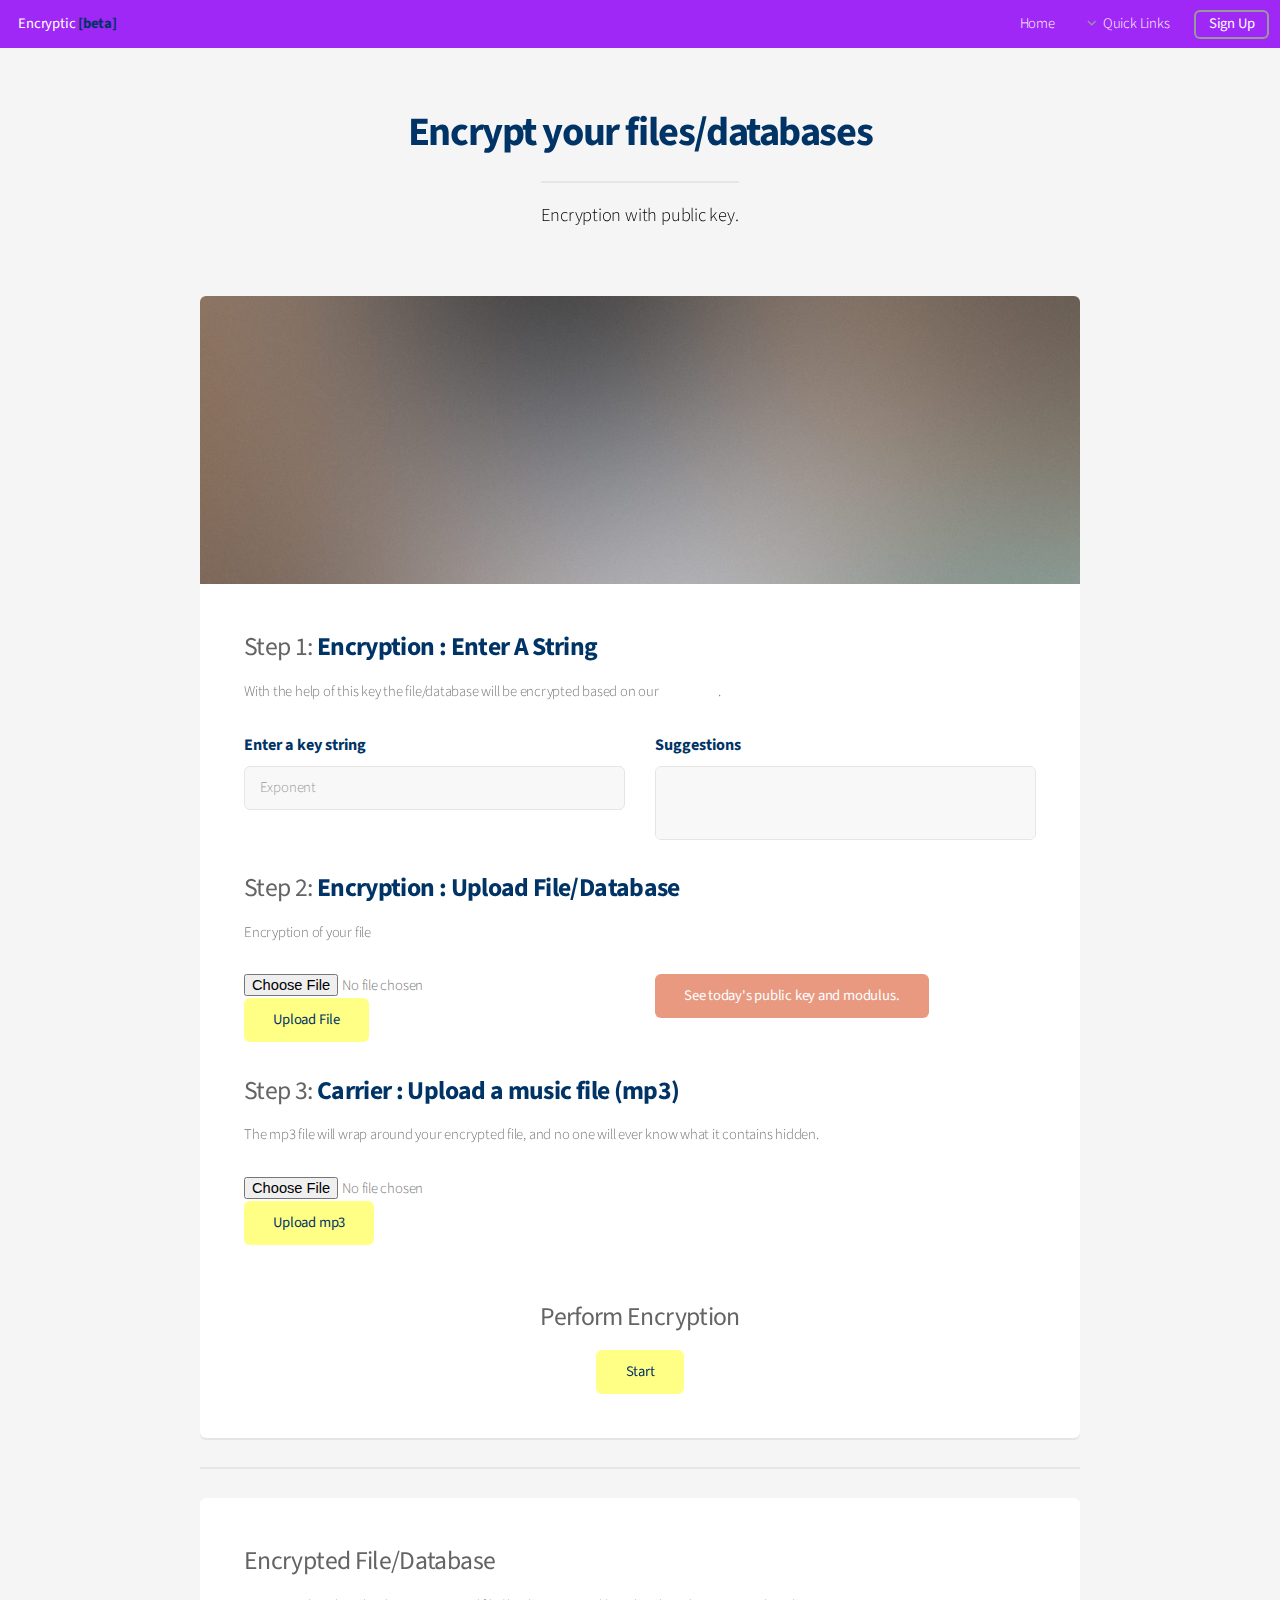
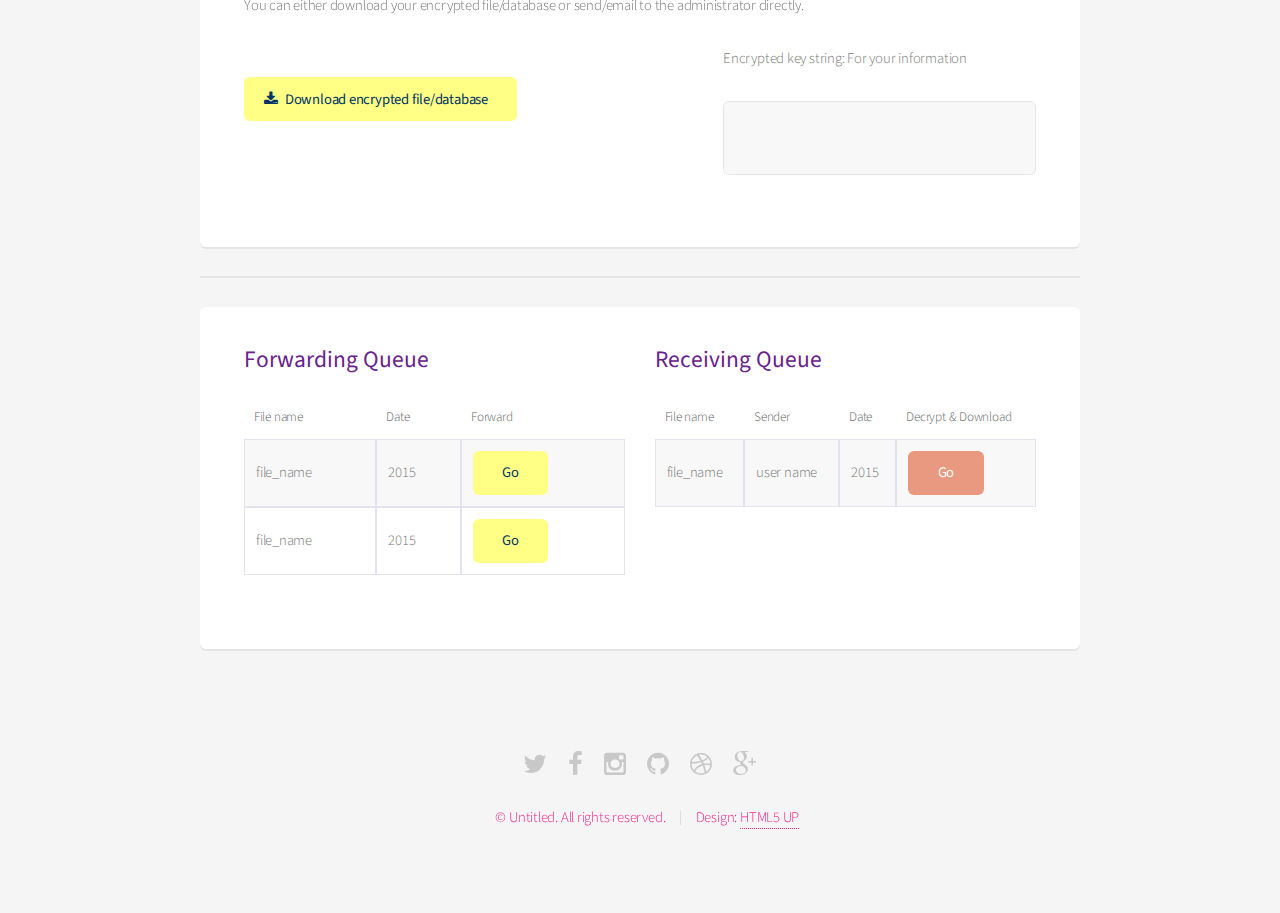
<file: WebContent/encrypt.html>
<!DOCTYPE HTML>
<!--
	Alpha by HTML5 UP
	html5up.net | @n33co
	Free for personal and commercial use under the CCA 3.0 license (html5up.net/license)
-->
<html>
	<head>
		<title>Encrypt your files</title>
		<meta http-equiv="content-type" content="text/html; charset=utf-8" />
		<meta name="description" content="" />
		<meta name="keywords" content="" />
		<!--[if lte IE 8]><script src="css/ie/html5shiv.js"></script><![endif]-->
		<script src="js/jquery.min.js"></script>
		<script src="js/jquery.dropotron.min.js"></script>
		<script src="js/jquery.scrollgress.min.js"></script>
		<script src="js/skel.min.js"></script>
		<script src="js/skel-layers.min.js"></script>
		<script src="js/init.js"></script>
		<noscript>
			<link rel="stylesheet" href="css/skel.css" />
			<link rel="stylesheet" href="css/style.css" />
			<link rel="stylesheet" href="css/style-wide.css" />
		</noscript>
		<!--[if lte IE 8]><link rel="stylesheet" href="css/ie/v8.css" /><![endif]-->
	</head>
	<body>

		<!-- Header -->
			<header id="header" class="skel-layers-fixed">
				<h1><a href="index.html">Encryptic</a> [beta]</h1>
				<nav id="nav">
					<ul>
						<li><a href="index.html">Home</a></li>
						<li>
							<a href="" class="icon fa-angle-down">Quick Links</a>
							<ul>
								<li><a href="encrypt.html">Encrypt</a></li>
								<li><a href="decrypt.html">Decrypt</a></li>
								<li><a href="contact.html">Contact</a></li>
								<li>
									<!--<a href="">Submenu</a>
									<ul>
										<li><a href="#">Option One</a></li>
										<li><a href="#">Option Two</a></li>
										<li><a href="#">Option Three</a></li>
										<li><a href="#">Option Four</a></li>
									</ul>
								</li>
								-->
							</ul>
						</li>
						<li><a href="#" class="button">Sign Up</a></li>
					</ul>
				</nav>
			</header>

		<!-- Main -->
			<section id="main" class="container">
				<header>
					<h2>Encrypt your files/databases</h2>
					<p>Encryption with public key.</p>
				</header>
				<div class="box">
					<span class="image featured"><img src="images/pic01.jpg" alt="" /></span>

					<h3><strong> Step 1: </strong>Encryption : Enter A String</h3>
					<p>With the help of this key the file/database will be encrypted based on our <a>algorithm</a>. </p>
					<div class="row">
						<div class="6u 6u(mobilep)">
							<h4>Enter a key string</h4><input type="text" name="name" id="m" value="" placeholder="Exponent" />
							<p></p>
						</div>
						<div class="6u 6u(mobilep)">
							<h4>Suggestions</h4>
							<pre>
							
							</pre>
							<p></p>
						</div>
					</div>
					<h3><strong> Step 2: </strong>Encryption : Upload File/Database</h3>
					<p>Encryption of your file</p>
					<div class="row">
						<div class="6u 6u(mobilep)">
						
						<form action="upload.jsp" method="post"
                        enctype="multipart/form-data">
						
						<input type="file" name="file" value ="Upload" /> 
						</br>
						<input type="submit" value="Upload File" />
						</form>
						
						</div>
						<div class="6u 6u(mobilep)">
						<a href="#" class="button special">See today's public key and modulus.</a></li>
							
							<p></p>
						</div>
					</div>
					
				
					
				
				<h3><strong> Step 3: </strong>Carrier : Upload a music file (mp3)</h3>
					<p>The mp3 file will wrap around your encrypted file, and no one will ever know what it contains hidden.</p>
					<div class="row">
						<div class="6u 6u(mobilep)">
						
						<form action="UploadServlet" method="post"
                        enctype="multipart/form-data">
						
						<input type="file" name="file" value ="Upload" /> 
						<br>
						<input type="submit" value="Upload mp3" />
						</form>
						
						</div>
						
					</div>
					<br>
					<center><h3><strong> Perform Encryption</strong> </h3></center>
					<center><a href="#" class="button ">Start</a></center>
						
					</div>	
				<hr /></div>
				<div class="box">
				<h3><strong>Encrypted File/Database</strong> </h3>
				<p> You can either download your encrypted file/database or send/email to the administrator directly.</p>
				<div class="row">
						<div class="7u 12u(mobilep)">
						<p>
						</p>
						
				<a href="#" class="button icon fa-download">Download encrypted file/database</a>
				
				
						</div>
						<div class="5u 12u(mobilep)">
						<p> Encrypted key string:  For your information </p> 
						<pre>
							
						</pre>
						</div>
				</div>
				</div>
				<hr />
				<div class="box">
				
				<div class="row">
					<div class="6u 12u(mobilep)">
				<h7> <strong1> Forwarding Queue </strong1></h7>
				<p>
				
				</p>
			
				<div class="table-wrapper">
									<table class="alt">
										<thead>
											<tr>
												<th>File name</th>
												
												<th>Date</th>
												<th>Forward</th>
												
											</tr>
										</thead>
										<tbody>
											<tr>
												<td>file_name</td>
												<td>2015</td>
												<td><a href="#" class="button">Go</a></td>
											</tr>
											<tr>
												<td>file_name</td>
												<td>2015</td>
												<td><a href="#" class="button">Go</a></td>
											</tr>
										</tbody>
									<!--	<tfoot>
											<tr>
												<td colspan="2"></td>
												<td>100.00</td>
											</tr>
										</tfoot>
										-->
									</table>
								</div>
					</div>

					<div class="6u 12u(mobilep)">
				<h7> <strong1> Receiving Queue </strong1></h7>
				<p>
				
				</p>
				<div class="table-wrapper">
									<table class="alt">
										<thead>
											<tr>
												<th>File name</th>
												<th>Sender</th>
												<th>Date</th>
												<th>Decrypt & Download</th>
											</tr>
										</thead>
										<tbody>
											<tr>
												<td>file_name</td>
												<td>user name</td>
												<td>2015</td>
												<td><a href="#" class="button special">Go</a></td>
											</tr>
											
										</tbody>
									<!--	<tfoot>
											<tr>
												<td colspan="2"></td>
												<td>100.00</td>
											</tr>
										</tfoot>
										-->
									</table>
								</div>
					</div>
			<!--	<a href="#" class="button icon">Transmit to others </a> -->
			</div>
			</section>

		<!-- Footer -->
			<footer id="footer">
				<ul class="icons">
					<li><a href="#" class="icon fa-twitter"><span class="label">Twitter</span></a></li>
					<li><a href="#" class="icon fa-facebook"><span class="label">Facebook</span></a></li>
					<li><a href="#" class="icon fa-instagram"><span class="label">Instagram</span></a></li>
					<li><a href="#" class="icon fa-github"><span class="label">Github</span></a></li>
					<li><a href="#" class="icon fa-dribbble"><span class="label">Dribbble</span></a></li>
					<li><a href="#" class="icon fa-google-plus"><span class="label">Google+</span></a></li>
				</ul>
				<ul class="copyright">
					<li>&copy; Untitled. All rights reserved.</li><li>Design: <a href="http://html5up.net">HTML5 UP</a></li>
				</ul>
			</footer>

	</body>
</html>

<script>

</script>
</file>
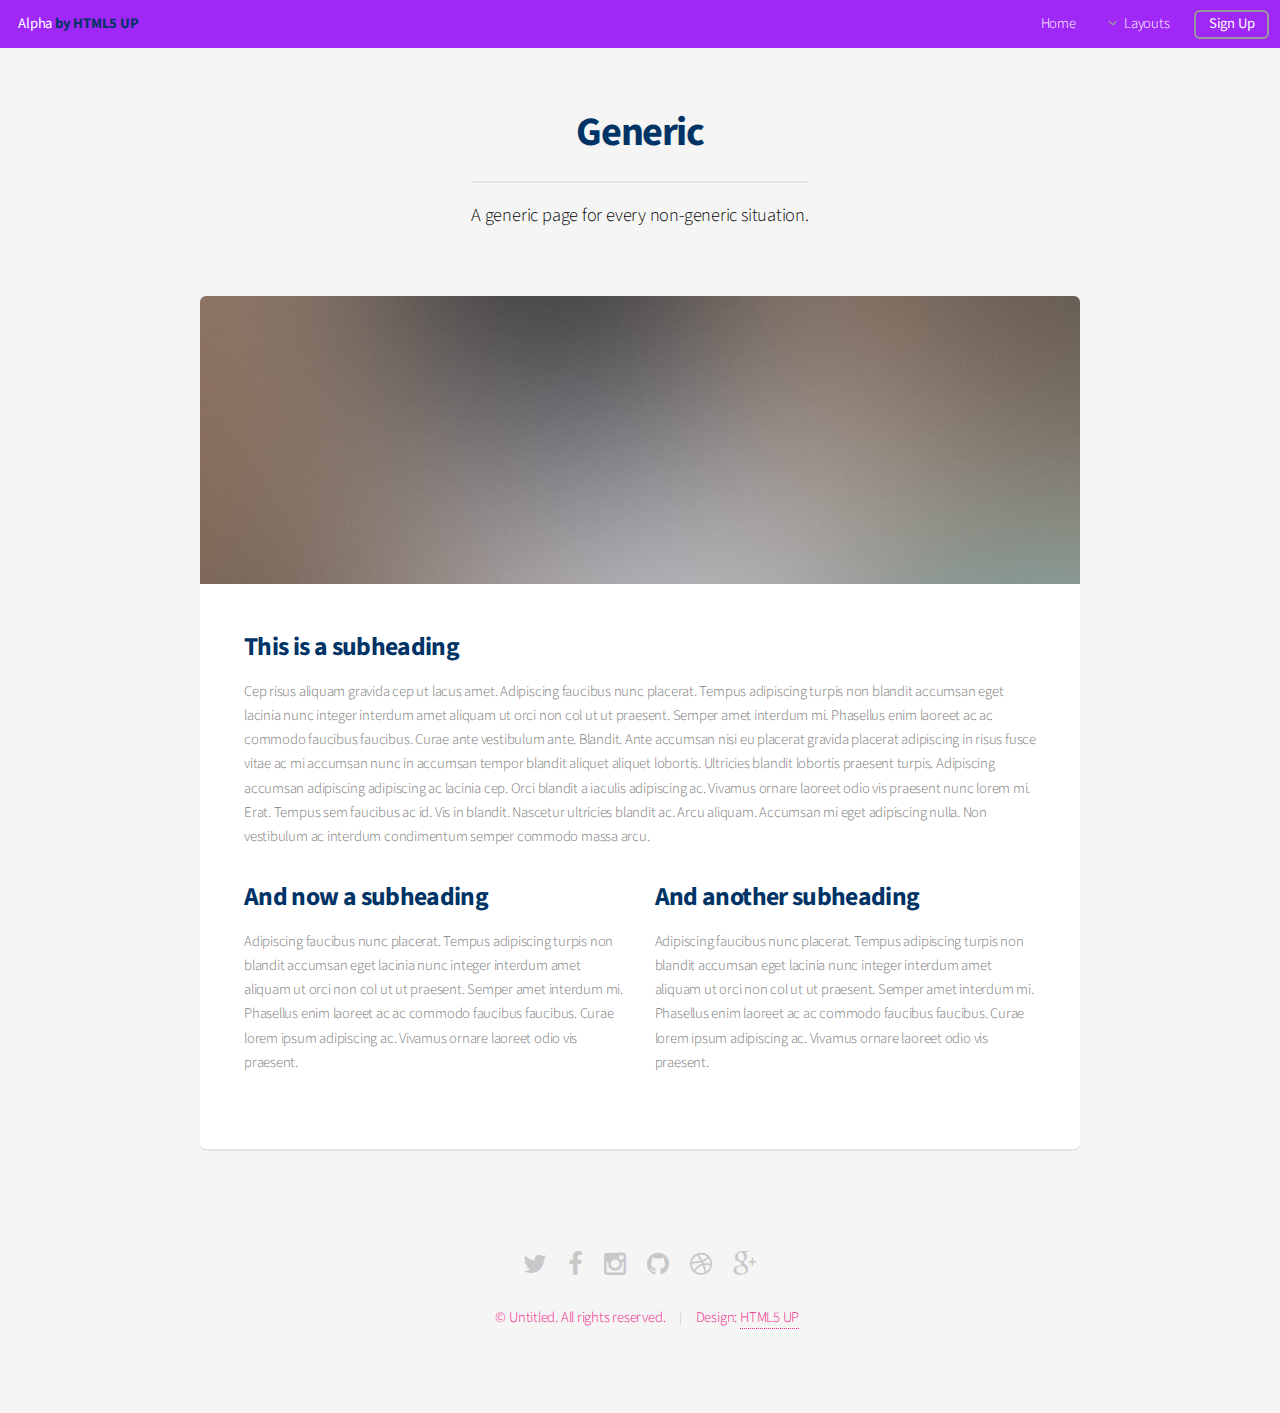
<file: WebContent/generic.html>
<!DOCTYPE HTML>
<!--
	Alpha by HTML5 UP
	html5up.net | @n33co
	Free for personal and commercial use under the CCA 3.0 license (html5up.net/license)
-->
<html>
	<head>
		<title>Generic - Alpha by HTML5 UP</title>
		<meta http-equiv="content-type" content="text/html; charset=utf-8" />
		<meta name="description" content="" />
		<meta name="keywords" content="" />
		<!--[if lte IE 8]><script src="css/ie/html5shiv.js"></script><![endif]-->
		<script src="js/jquery.min.js"></script>
		<script src="js/jquery.dropotron.min.js"></script>
		<script src="js/jquery.scrollgress.min.js"></script>
		<script src="js/skel.min.js"></script>
		<script src="js/skel-layers.min.js"></script>
		<script src="js/init.js"></script>
		<noscript>
			<link rel="stylesheet" href="css/skel.css" />
			<link rel="stylesheet" href="css/style.css" />
			<link rel="stylesheet" href="css/style-wide.css" />
		</noscript>
		<!--[if lte IE 8]><link rel="stylesheet" href="css/ie/v8.css" /><![endif]-->
	</head>
	<body>

		<!-- Header -->
			<header id="header" class="skel-layers-fixed">
				<h1><a href="index.html">Alpha</a> by HTML5 UP</h1>
				<nav id="nav">
					<ul>
						<li><a href="index.html">Home</a></li>
						<li>
							<a href="" class="icon fa-angle-down">Layouts</a>
							<ul>
								<li><a href="generic.html">Generic</a></li>
								<li><a href="contact.html">Contact</a></li>
								<li><a href="elements.html">Elements</a></li>
								<li>
									<a href="">Submenu</a>
									<ul>
										<li><a href="#">Option One</a></li>
										<li><a href="#">Option Two</a></li>
										<li><a href="#">Option Three</a></li>
										<li><a href="#">Option Four</a></li>
									</ul>
								</li>
							</ul>
						</li>
						<li><a href="#" class="button">Sign Up</a></li>
					</ul>
				</nav>
			</header>

		<!-- Main -->
			<section id="main" class="container">
				<header>
					<h2>Generic</h2>
					<p>A generic page for every non-generic situation.</p>
				</header>
				<div class="box">
					<span class="image featured"><img src="images/pic01.jpg" alt="" /></span>
					<h3>This is a subheading</h3>
					<p>Cep risus aliquam gravida cep ut lacus amet. Adipiscing faucibus nunc placerat. Tempus adipiscing turpis non blandit accumsan eget lacinia nunc integer interdum amet aliquam ut orci non col ut ut praesent. Semper amet interdum mi. Phasellus enim laoreet ac ac commodo faucibus faucibus. Curae ante vestibulum ante. Blandit. Ante accumsan nisi eu placerat gravida placerat adipiscing in risus fusce vitae ac mi accumsan nunc in accumsan tempor blandit aliquet aliquet lobortis. Ultricies blandit lobortis praesent turpis. Adipiscing accumsan adipiscing adipiscing ac lacinia cep. Orci blandit a iaculis adipiscing ac. Vivamus ornare laoreet odio vis praesent nunc lorem mi. Erat. Tempus sem faucibus ac id. Vis in blandit. Nascetur ultricies blandit ac. Arcu aliquam. Accumsan mi eget adipiscing nulla. Non vestibulum ac interdum condimentum semper commodo massa arcu.</p>
					<div class="row">
						<div class="6u 12u(mobilep)">
							<h3>And now a subheading</h3>
							<p>Adipiscing faucibus nunc placerat. Tempus adipiscing turpis non blandit accumsan eget lacinia nunc integer interdum amet aliquam ut orci non col ut ut praesent. Semper amet interdum mi. Phasellus enim laoreet ac ac commodo faucibus faucibus. Curae lorem ipsum adipiscing ac. Vivamus ornare laoreet odio vis praesent.</p>
						</div>
						<div class="6u 12u(mobilep)">
							<h3>And another subheading</h3>
							<p>Adipiscing faucibus nunc placerat. Tempus adipiscing turpis non blandit accumsan eget lacinia nunc integer interdum amet aliquam ut orci non col ut ut praesent. Semper amet interdum mi. Phasellus enim laoreet ac ac commodo faucibus faucibus. Curae lorem ipsum adipiscing ac. Vivamus ornare laoreet odio vis praesent.</p>
						</div>
					</div>
				</div>
			</section>

		<!-- Footer -->
			<footer id="footer">
				<ul class="icons">
					<li><a href="#" class="icon fa-twitter"><span class="label">Twitter</span></a></li>
					<li><a href="#" class="icon fa-facebook"><span class="label">Facebook</span></a></li>
					<li><a href="#" class="icon fa-instagram"><span class="label">Instagram</span></a></li>
					<li><a href="#" class="icon fa-github"><span class="label">Github</span></a></li>
					<li><a href="#" class="icon fa-dribbble"><span class="label">Dribbble</span></a></li>
					<li><a href="#" class="icon fa-google-plus"><span class="label">Google+</span></a></li>
				</ul>
				<ul class="copyright">
					<li>&copy; Untitled. All rights reserved.</li><li>Design: <a href="http://html5up.net">HTML5 UP</a></li>
				</ul>
			</footer>

	</body>
</html>
</file>
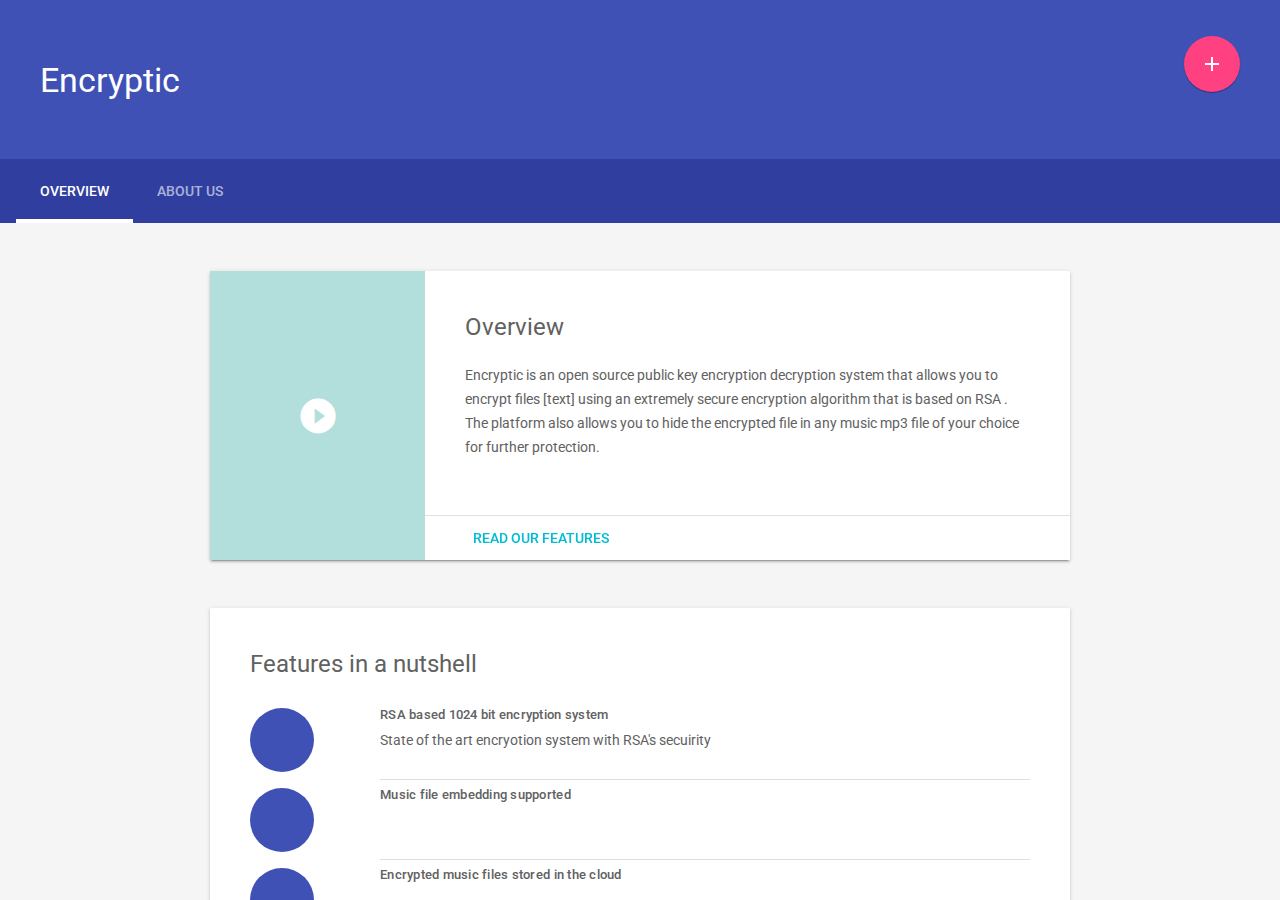
<file: WebContent/info.html>
<!doctype html>

<html lang="en">
  <head>
    <meta charset="utf-8">
    <meta http-equiv="X-UA-Compatible" content="IE=edge">
    <meta name="description" content="A front-end template that helps you build fast, modern mobile web apps.">
    <meta name="viewport" content="width=device-width, initial-scale=1">
    <title>About Encryptic</title>

    <!-- Add to homescreen for Chrome on Android -->
    <meta name="mobile-web-app-capable" content="yes">
    <link rel="icon" sizes="192x192" href="images/touch/chrome-touch-icon-192x192.png">

    <!-- Add to homescreen for Safari on iOS -->
    <meta name="apple-mobile-web-app-capable" content="yes">
    <meta name="apple-mobile-web-app-status-bar-style" content="black">
    <meta name="apple-mobile-web-app-title" content="Material Design Lite">
    <link rel="apple-touch-icon-precomposed" href="apple-touch-icon-precomposed.png">

    <!-- Tile icon for Win8 (144x144 + tile color) -->
    <meta name="msapplication-TileImage" content="images/touch/ms-touch-icon-144x144-precomposed.png">
    <meta name="msapplication-TileColor" content="#3372DF">
<script src ="material.js"></script>
 <script src="material.min.js"></script>
    <!-- SEO: If your mobile URL is different from the desktop URL, add a canonical link to the desktop page https://developers.google.com/webmasters/smartphone-sites/feature-phones -->
    <!--
    <link rel="canonical" href="http://www.example.com/">
    -->

    <link href="https://fonts.googleapis.com/css?family=Roboto:regular,bold,italic,thin,light,bolditalic,black,medium&amp;lang=en" rel="stylesheet">
    <link href="https://fonts.googleapis.com/icon?family=Material+Icons"
      rel="stylesheet">
    <link rel="stylesheet" href="material.min.css">
    <link rel="stylesheet" href="styles.css">
    <style>
    #view-source {
      position: fixed;
      display: block;
      right: 0;
      bottom: 0;
      margin-right: 40px;
      margin-bottom: 40px;
      z-index: 900;
    }
    </style>
  </head>
  <body class="mdl-demo mdl-color--grey-100 mdl-color-text--grey-700 mdl-base">
    <div class="mdl-layout mdl-js-layout mdl-layout--fixed-header">
      <header class="mdl-layout__header mdl-layout__header--scroll mdl-color--primary">
        <div class="mdl-layout--large-screen-only mdl-layout__header-row">
        </div>
        <div class="mdl-layout__header-row">
          <h3>Encryptic</h3>
        </div>
        <div class="mdl-layout--large-screen-only mdl-layout__header-row">
        </div>
        <div class="mdl-layout--large-screen-only mdl-layout__tab-bar mdl-js-ripple-effect mdl-color--primary-dark">
          <a href="#overview" class="mdl-layout__tab is-active">Overview</a>
          <a href="#about" class="mdl-layout__tab">About us</a>
          <!--  <a href="#features" class="mdl-layout__tab">Features</a>
          <a href="#features" class="mdl-layout__tab">Details</a>
          <a href="#features" class="mdl-layout__tab">Technology</a>
          <a href="#features" class="mdl-layout__tab">FAQ</a>-->
          
        </div>
      </header>
      <div class="mdl-layout__drawer">
        <span class="mdl-layout-title">Encryptic</span>
        <nav class="mdl-navigation">
          <a href="#overview" class="mdl-navigation__link">Overview</a>
          <a href="#about" class="mdl-navigation__link">About us</a>
          
        </nav>
      </div>
      
      <main class="mdl-layout__content">
        <div class="mdl-layout__tab-panel is-active" id="overview">
          <section class="section--center mdl-grid mdl-grid--no-spacing mdl-shadow--2dp">
            <header class="section__play-btn mdl-cell mdl-cell--3-col-desktop mdl-cell--2-col-tablet mdl-cell--4-col-phone mdl-color--teal-100 mdl-color-text--white">
              <i class="material-icons">play_circle_filled</i>
            </header>
            <div class="mdl-card mdl-cell mdl-cell--9-col-desktop mdl-cell--6-col-tablet mdl-cell--4-col-phone">
              <div class="mdl-card__supporting-text">
                <h4>Overview</h4>
                <p>Encryptic is an open source public key encryption decryption system 
                that allows you to encrypt files [text] using  an extremely secure 
                encryption algorithm that is based on RSA . 
                
                The platform also allows you to hide the encrypted file in any music mp3 file
                of your choice for further protection. </p>
              </div>
              <div class="mdl-card__actions">
                <a href="#overview" class="mdl-button">Read our features</a>
              </div>
            </div>
          
          </section> 
          <section class="section--center mdl-grid mdl-grid--no-spacing mdl-shadow--2dp">
            <div class="mdl-card mdl-cell mdl-cell--12-col" id="overview">
              <div class="mdl-card__supporting-text mdl-grid mdl-grid--no-spacing">
                <h4 class="mdl-cell mdl-cell--12-col">Features in a nutshell</h4>
                <div class="section__circle-container mdl-cell mdl-cell--2-col mdl-cell--1-col-phone">
                  <div class="section__circle-container__circle mdl-color--primary"></div>
                </div>
                <div class="section__text mdl-cell mdl-cell--10-col-desktop mdl-cell--6-col-tablet mdl-cell--3-col-phone">
                  <h5>RSA based 1024 bit encryption system</h5>
                  <p>State of the art encryotion system with RSA's secuirity</p>
                </div>
                <div class="section__circle-container mdl-cell mdl-cell--2-col mdl-cell--1-col-phone">
                  <div class="section__circle-container__circle mdl-color--primary"></div>
                </div>
                <div class="section__text mdl-cell mdl-cell--10-col-desktop mdl-cell--6-col-tablet mdl-cell--3-col-phone">
                  <h5>Music file embedding supported</h5>
                </div>
                <div class="section__circle-container mdl-cell mdl-cell--2-col mdl-cell--1-col-phone">
                  <div class="section__circle-container__circle mdl-color--primary"></div>
                </div>
                <div class="section__text mdl-cell mdl-cell--10-col-desktop mdl-cell--6-col-tablet mdl-cell--3-col-phone">
                  <h5>Encrypted music files stored in the cloud</h5>
                </div>
              </div>
             
            </div>
            <hr>
           
          </section>
           </div>
           <div class="mdl-layout__tab-panel " id="about">
          <section class="section--center mdl-grid mdl-grid--no-spacing mdl-shadow--2dp">
           
            <div class="mdl-card mdl-cell mdl-cell--12-col">
              <div class="mdl-card__supporting-text"><center>
              <h4>Developers : <a href="https://www.facebook.com/subhayan.bhattacharya.73?fref=ts" target="_blank"> Subhayan Bhattacharya </a> &amp; <a href="https://www.facebook.com/BhaskarGhoshDastidar" target="_blank"> Bhaskar Ghosh Dastidar.</a></h4></center>
              <hr>
                <center><h2>Fork us in Github:</h2></center>
              </div>
              
            </div>
            
            </section>
        </div>
        </main>
        <footer class="mdl-mega-footer">
         <!--   <div class="mdl-mega-footer--middle-section">
            <div class="mdl-mega-footer--drop-down-section">
              <input class="mdl-mega-footer--heading-checkbox" type="checkbox" checked>
              <h1 class="mdl-mega-footer--heading">Features</h1>
              <ul class="mdl-mega-footer--link-list">
                <li><a href="#">About</a></li>
                <li><a href="#">Terms</a></li>
                <li><a href="#">Partners</a></li>
                <li><a href="#">Updates</a></li>
              </ul>
            </div>
            <div class="mdl-mega-footer--drop-down-section">
              <input class="mdl-mega-footer--heading-checkbox" type="checkbox" checked>
              <h1 class="mdl-mega-footer--heading">Details</h1>
              <ul class="mdl-mega-footer--link-list">
                <li><a href="#">Spec</a></li>
                <li><a href="#">Tools</a></li>
                <li><a href="#">Resources</a></li>
              </ul>
            </div>
            <div class="mdl-mega-footer--drop-down-section">
              <input class="mdl-mega-footer--heading-checkbox" type="checkbox" checked>
              <h1 class="mdl-mega-footer--heading">Technology</h1>
              <ul class="mdl-mega-footer--link-list">
                <li><a href="#">How it works</a></li>
                <li><a href="#">Patterns</a></li>
                <li><a href="#">Usage</a></li>
                <li><a href="#">Products</a></li>
                <li><a href="#">Contracts</a></li>
              </ul>
            </div>
            <div class="mdl-mega-footer--drop-down-section">
              <input class="mdl-mega-footer--heading-checkbox" type="checkbox" checked>
              <h1 class="mdl-mega-footer--heading">FAQ</h1>
              <ul class="mdl-mega-footer--link-list">
                <li><a href="#">Questions</a></li>
                <li><a href="#">Answers</a></li>
                <li><a href="#">Contact us</a></li>
              </ul>
            </div>
          </div>
          <div class="mdl-mega-footer--bottom-section">
            <div class="mdl-logo">
              More Information
            </div>
            <ul class="mdl-mega-footer--link-list">
              <li><a href="https://developers.google.com/web/starter-kit/">Web Starter Kit</a></li>
              <li><a href="#">Help</a></li>
              <li><a href="#">Privacy and Terms</a></li>
            </ul>
          </div>-->
          <center>&copy; Encryptic. 2015</center>
          
        </footer>
        
        
        <a class="mdl-button mdl-js-button mdl-button--fab mdl-js-ripple-effect mdl-button--colored mdl-shadow--4dp mdl-color--accent" id="add" href="login.html">
            <i class="material-icons">add</i>
          </button> 
      </main>
    
  
  </body>
</html>
</file>
<file: WebContent/css/style-wide.css>
/*
	Alpha by HTML5 UP
	html5up.net | @n33co
	Free for personal and commercial use under the CCA 3.0 license (html5up.net/license)
*/

/* Basic */

	body, input, select, textarea {
		font-size: 13pt;
	}

/* Banner */

	#banner {
		padding: 10em 0 18em 0;
	}
</file>
<file: WebContent/css/ie/v8.css>
/*
	Alpha by HTML5 UP
	html5up.net | @n33co
	Free for personal and commercial use under the CCA 3.0 license (html5up.net/license)
*/

/* Basic */

	pre, code {
		position: relative;
		-ms-behavior: url("css/ie/PIE.htc");
	}

/* Form */

	input[type="text"],
	input[type="password"],
	input[type="email"],
	select,
	textarea {
		position: relative;
		-ms-behavior: url("css/ie/PIE.htc");
		line-height: 3em;
	}

	input[type="checkbox"],
	input[type="radio"] {
		opacity: 1;
		z-index: auto;
	}

		input[type="checkbox"] + label:before,
		input[type="radio"] + label:before {
			display: none;
		}

/* Button */

	input[type="submit"],
	input[type="reset"],
	input[type="button"],
	.button {
		position: relative;
		-ms-behavior: url("css/ie/PIE.htc");
	}

		input[type="submit"].alt,
		input[type="reset"].alt,
		input[type="button"].alt,
		.button.alt {
			border: solid 2px #e5e5e5;
		}

/* Box */

	.box {
		position: relative;
		-ms-behavior: url("css/ie/PIE.htc");
	}

		.box .image.featured {
			margin: 2em 0;
			width: 100%;
		}

/* Icon */

	.icon.major {
		position: relative;
		-ms-behavior: url("css/ie/PIE.htc");
	}

/* Image */

	.image {
		position: relative;
		-ms-behavior: url("css/ie/PIE.htc");
	}

		.image img {
			position: relative;
			-ms-behavior: url("css/ie/PIE.htc");
		}

/* Header */

	#header nav > ul > li a {
		color: #fff;
		display: inline-block;
		text-decoration: none;
		border: 0;
	}

		#header nav > ul > li a.icon:before {
			color: #fff;
			margin-right: 0.5em;
		}

	#header.alt {
		color: #fff;
	}

		#header.alt nav > ul > li a:not(.button).icon:before {
			color: rgba(255, 255, 255, 0.75);
		}

		#header.alt nav > ul > li.active a:not(.button) {
			background-color: rgba(255, 255, 255, 0.2);
		}

	.dropotron {
		border: solid 1px #e5e5e5;
	}

		.dropotron.level-0 {
			margin-top: 0;
		}

			.dropotron.level-0:before {
				display: none;
			}

/* Banner */

	#banner {
		background-attachment: scroll;
		background-image: url("../../images/banner.jpg");
		background-position: auto;
		background-repeat: no-repeat;
		background-size: cover;
		-ms-behavior: url("css/ie/backgroundsize.min.htc");
	}

		#banner input[type="submit"],
		#banner input[type="reset"],
		#banner input[type="button"],
		#banner .button {
			border: solid 2px #fff;
		}

/* Main */

	#main {
		position: relative;
		z-index: 1;
	}

/* CTA */

	#cta input[type="text"],
	#cta input[type="password"],
	#cta input[type="email"],
	#cta select,
	#cta textarea {
		background: #e89980;
		border: solid 2px #fff;
	}

	#cta .formerize-placeholder {
		color: #fff !important;
	}
</file>
<file: WebContent/styles.css>
/**
 * Copyright 2015 Google Inc. All Rights Reserved.
 *
 * Licensed under the Apache License, Version 2.0 (the "License");
 * you may not use this file except in compliance with the License.
 * You may obtain a copy of the License at
 *
 *      http://www.apache.org/licenses/LICENSE-2.0
 *
 * Unless required by applicable law or agreed to in writing, software
 * distributed under the License is distributed on an "AS IS" BASIS,
 * WITHOUT WARRANTIES OR CONDITIONS OF ANY KIND, either express or implied.
 * See the License for the specific language governing permissions and
 * limitations under the License.
 */

html, body {
  font-family: 'Roboto', 'Helvetica', sans-serif;
  margin: 0;
  padding: 0;
}
.mdl-demo .mdl-layout__header-row {
  padding-left: 40px;
  height: 53px;
}
.mdl-demo .mdl-layout.is-small-screen .mdl-layout__tab-bar-container {
  display: none;
}
.mdl-demo .mdl-layout.is-small-screen .mdl-layout__header-row {
  padding-left: 60px;
}
.mdl-demo .mdl-layout.is-small-screen .mdl-layout__header-row h3 {
  font-size: inherit;
}
.mdl-demo .mdl-layout__tab-bar-button {
  display: none;
}
.mdl-demo .mdl-layout:not(.is-small-screen) .mdl-layout__drawer-button {
  display: none;
}
.mdl-demo .mdl-layout__tab-bar-container {
  overflow: visible;
  height: 64px;
}
.mdl-demo .mdl-layout__tab-bar {
  overflow: visible;
  position: relative;
  padding: 0;
  padding-left: 16px;
  height: 100%;
  width: 100%;
}
.mdl-demo .mdl-layout__tab-bar .mdl-layout__tab {
  height: 64px;
  line-height: 64px;
}
.mdl-demo .mdl-layout__tab-bar .mdl-layout__tab.is-active::after {
  background-color: white;
  height: 4px;
}
.mdl-demo main > .mdl-layout__tab-panel {
  padding: 8px;
  padding-top: 48px;
}
.mdl-demo .mdl-card {
  height: auto;
  display: -webkit-box;
  display: -webkit-flex;
  display: -ms-flexbox;
  display: flex;
  -webkit-box-orient: vertical;
  -webkit-box-direction: normal;
  -webkit-flex-direction: column;
      -ms-flex-direction: column;
          flex-direction: column;
}
.mdl-demo .mdl-card > * {
  height: auto;
}
.mdl-demo .mdl-card .mdl-card__supporting-text {
  margin: 40px;
  -webkit-box-flex: 1;
  -webkit-flex-grow: 1;
      -ms-flex-positive: 1;
          flex-grow: 1;
  padding: 0;
  color: inherit;
  width: calc(100% - 80px);
}
.mdl-demo.mdl-demo .mdl-card__supporting-text h4 {
  margin-top: 0;
  margin-bottom: 20px;
}
.mdl-demo .mdl-card__actions {
  margin: 0;
  padding: 4px 40px;
  color: inherit;
}
.mdl-demo .mdl-card__actions a {
  color: #00BCD4;
  margin: 0;
}
.mdl-demo .mdl-card__actions a:hover,
.mdl-demo .mdl-card__actions a:active {
  color: inherit;
  background-color: transparent;
}
.mdl-demo .mdl-card__supporting-text + .mdl-card__actions {
  border-top: 1px solid rgba(0, 0, 0, 0.12);
}
.mdl-demo #add {
  position: absolute;
  right: 40px;
  top: 36px;
  z-index: 999;
}

.mdl-demo .mdl-layout__content section:not(:last-of-type) {
  position: relative;
  margin-bottom: 48px;
}
.mdl-demo section.section--center {
  max-width: 860px;
}
.mdl-demo #features section.section--center {
  max-width: 620px;
}
.mdl-demo section > header{
  display: -webkit-box;
  display: -webkit-flex;
  display: -ms-flexbox;
  display: flex;
  -webkit-box-align: center;
  -webkit-align-items: center;
      -ms-flex-align: center;
          align-items: center;
  -webkit-box-pack: center;
  -webkit-justify-content: center;
      -ms-flex-pack: center;
          justify-content: center;
}
.mdl-demo section > .section__play-btn {
  min-height: 200px;
}
.mdl-demo section > header > .material-icons {
  font-size: 3rem;
}
.mdl-demo section > button {
  position: absolute;
  z-index: 99;
  top: 8px;
  right: 8px;
}
.mdl-demo section .section__circle {
  display: -webkit-box;
  display: -webkit-flex;
  display: -ms-flexbox;
  display: flex;
  -webkit-box-align: center;
  -webkit-align-items: center;
      -ms-flex-align: center;
          align-items: center;
  -webkit-box-pack: start;
  -webkit-justify-content: flex-start;
      -ms-flex-pack: start;
          justify-content: flex-start;
  -webkit-box-flex: 0;
  -webkit-flex-grow: 0;
      -ms-flex-positive: 0;
          flex-grow: 0;
  -webkit-flex-shrink: 1;
      -ms-flex-negative: 1;
          flex-shrink: 1;
}
.mdl-demo section .section__text {
  -webkit-box-flex: 1;
  -webkit-flex-grow: 1;
      -ms-flex-positive: 1;
          flex-grow: 1;
  -webkit-flex-shrink: 0;
      -ms-flex-negative: 0;
          flex-shrink: 0;
  padding-top: 8px;
}
.mdl-demo section .section__text h5 {
  font-size: inherit;
  margin: 0;
  margin-bottom: 0.5em;
}
.mdl-demo section .section__text a {
  text-decoration: none;
}
.mdl-demo section .section__circle-container > .section__circle-container__circle {
  width: 64px;
  height: 64px;
  border-radius: 32px;
  margin: 8px 0;
}
.mdl-demo section.section--footer .section__circle--big {
  width: 100px;
  height: 100px;
  border-radius: 50px;
  margin: 8px 32px;
}
.mdl-demo .is-small-screen section.section--footer .section__circle--big {
  width: 50px;
  height: 50px;
  border-radius: 25px;
  margin: 8px 16px;
}
.mdl-demo section.section--footer {
  padding: 64px 0;
  margin: 0 -8px -8px -8px;
}
.mdl-demo section.section--center .section__text:not(:last-child) {
  border-bottom: 1px solid rgba(0,0,0,.13);
}
.mdl-demo .mdl-card .mdl-card__supporting-text > h3:first-child {
  margin-bottom: 24px;
}
.mdl-demo .mdl-layout__tab-panel:not(#overview) {
  background-color: white;
}
.mdl-demo #features section {
  margin-bottom: 72px;
}
.mdl-demo #features h4, #features h5 {
  margin-bottom: 16px;
}
.mdl-demo .toc {
  border-left: 4px solid #C1EEF4;
  margin: 24px;
  padding: 0;
  padding-left: 8px;
  display: -webkit-box;
  display: -webkit-flex;
  display: -ms-flexbox;
  display: flex;
  -webkit-box-orient: vertical;
  -webkit-box-direction: normal;
  -webkit-flex-direction: column;
      -ms-flex-direction: column;
          flex-direction: column;
}
.mdl-demo .toc h4 {
  font-size: 0.9rem;
  margin-top: 0;
}
.mdl-demo .toc a {
  color: #4DD0E1;
  text-decoration: none;
  font-size: 16px;
  line-height: 28px;
  display: block;
}
.mdl-demo .mdl-menu__container {
  z-index: 99;
}
</file>
<file: WebContent/css/skel.css>
/* Resets (http://meyerweb.com/eric/tools/css/reset/ | v2.0 | 20110126 | License: none (public domain)) */

	html,body,div,span,applet,object,iframe,h1,h2,h3,h4,h5,h6,p,blockquote,pre,a,abbr,acronym,address,big,cite,code,del,dfn,em,img,ins,kbd,q,s,samp,small,strike,strong,sub,sup,tt,var,b,u,i,center,dl,dt,dd,ol,ul,li,fieldset,form,label,legend,table,caption,tbody,tfoot,thead,tr,th,td,article,aside,canvas,details,embed,figure,figcaption,footer,header,hgroup,menu,nav,output,ruby,section,summary,time,mark,audio,video{margin:0;padding:0;border:0;font-size:100%;font:inherit;vertical-align:baseline;}article,aside,details,figcaption,figure,footer,header,hgroup,menu,nav,section{display:block;}body{line-height:1;}ol,ul{list-style:none;}blockquote,q{quotes:none;}blockquote:before,blockquote:after,q:before,q:after{content:'';content:none;}table{border-collapse:collapse;border-spacing:0;}body{-webkit-text-size-adjust:none}

/* Box Model */

	*, *:before, *:after {
		-moz-box-sizing: border-box;
		-webkit-box-sizing: border-box;
		box-sizing: border-box;
	}

/* Container */

	.container {
		margin-left: auto;
		margin-right: auto;

		/* width: (containers) */
		width: 60em;
	}

	/* Modifiers */

		/* 125% */
			.container.\31 25\25 {
				width: 100%;

				/* max-width: (containers * 1.25) */
				max-width: 75em;

				/* min-width: (containers) */
				min-width: 60em;
			}

		/* 75% */
			.container.\37 5\25 {

				/* width: (containers * 0.75) */
				width: 45em;

			}

		/* 50% */
			.container.\35 0\25 {

				/* width: (containers * 0.50) */
				width: 30em;

			}

		/* 25% */
			.container.\32 5\25 {

				/* width: (containers * 0.25) */
				width: 15em;

			}

/* Grid */

	.row {
		border-bottom: solid 1px transparent;
	}

	.row > * {
		float: left;
	}

	.row:after, .row:before {
		content: '';
		display: block;
		clear: both;
		height: 0;
	}

	.row.uniform > * > :first-child {
		margin-top: 0;
	}

	.row.uniform > * > :last-child {
		margin-bottom: 0;
	}

	/* Gutters */

		/* Normal */

			.row > * {
				/* padding: (gutters.horizontal) 0 0 (gutters.vertical) */
				padding: 0 0 0 2em;
			}

			.row {
				/* margin: -(gutters.horizontal) 0 -1px -(gutters.vertical) */
				margin: 0 0 -1px -2em;
			}

			.row.uniform > * {
				/* padding: (gutters.vertical) 0 0 (gutters.vertical) */
				padding: 2em 0 0 2em;
			}

			.row.uniform {
				/* margin: -(gutters.vertical) 0 -1px -(gutters.vertical) */
				margin: -2em 0 -1px -2em;
			}

		/* 200% */

			.row.\32 00\25 > * {
				/* padding: (gutters.horizontal) 0 0 (gutters.vertical) */
				padding: 0 0 0 4em;
			}

			.row.\32 00\25 {
				/* margin: -(gutters.horizontal) 0 -1px -(gutters.vertical) */
				margin: 0 0 -1px -4em;
			}

			.row.uniform.\32 00\25 > * {
				/* padding: (gutters.vertical) 0 0 (gutters.vertical) */
				padding: 4em 0 0 4em;
			}

			.row.uniform.\32 00\25 {
				/* margin: -(gutters.vertical) 0 -1px -(gutters.vertical) */
				margin: -4em 0 -1px -4em;
			}

		/* 150% */

			.row.\31 50\25 > * {
				/* padding: (gutters.horizontal) 0 0 (gutters.vertical) */
				padding: 0 0 0 1.5em;
			}

			.row.\31 50\25 {
				/* margin: -(gutters.horizontal) 0 -1px -(gutters.vertical) */
				margin: 0 0 -1px -1.5em;
			}

			.row.uniform.\31 50\25 > * {
				/* padding: (gutters.vertical) 0 0 (gutters.vertical) */
				padding: 1.5em 0 0 1.5em;
			}

			.row.uniform.\31 50\25 {
				/* margin: -(gutters.vertical) 0 -1px -(gutters.vertical) */
				margin: -1.5em 0 -1px -1.5em;
			}

		/* 50% */

			.row.\35 0\25 > * {
				/* padding: (gutters.horizontal) 0 0 (gutters.vertical) */
				padding: 0 0 0 1em;
			}

			.row.\35 0\25 {
				/* margin: -(gutters.horizontal) 0 -1px -(gutters.vertical) */
				margin: 0 0 -1px -1em;
			}

			.row.uniform.\35 0\25 > * {
				/* padding: (gutters.vertical) 0 0 (gutters.vertical) */
				padding: 1em 0 0 1em;
			}

			.row.uniform.\35 0\25 {
				/* margin: -(gutters.vertical) 0 -1px -(gutters.vertical) */
				margin: -1em 0 -1px -1em;
			}

		/* 25% */

			.row.\32 5\25 > * {
				/* padding: (gutters.horizontal) 0 0 (gutters.vertical) */
				padding: 0 0 0 0.5em;
			}

			.row.\32 5\25 {
				/* margin: -(gutters.horizontal) 0 -1px -(gutters.vertical) */
				margin: 0 0 -1px -0.5em;
			}

			.row.uniform.\32 5\25 > * {
				/* padding: (gutters.vertical) 0 0 (gutters.vertical) */
				padding: 0.5em 0 0 0.5em;
			}

			.row.uniform.\32 5\25 {
				/* margin: -(gutters.vertical) 0 -1px -(gutters.vertical) */
				margin: -0.5em 0 -1px -0.5em;
			}

		/* 0% */

			.row.\30 \25 > * {
				padding: 0;
			}

			.row.\30 \25 {
				margin: 0 0 -1px 0;
			}

	/* Cells */

		.\31 2u, .\31 2u\24 { width: 100%; clear: none; margin-left: 0; }
		.\31 1u, .\31 1u\24 { width: 91.6666666667%; clear: none; margin-left: 0; }
		.\31 0u, .\31 0u\24 { width: 83.3333333333%; clear: none; margin-left: 0; }
		.\39 u, .\39 u\24 { width: 75%; clear: none; margin-left: 0; }
		.\38 u, .\38 u\24 { width: 66.6666666667%; clear: none; margin-left: 0; }
		.\37 u, .\37 u\24 { width: 58.3333333333%; clear: none; margin-left: 0; }
		.\36 u, .\36 u\24 { width: 50%; clear: none; margin-left: 0; }
		.\35 u, .\35 u\24 { width: 41.6666666667%; clear: none; margin-left: 0; }
		.\34 u, .\34 u\24 { width: 33.3333333333%; clear: none; margin-left: 0; }
		.\33 u, .\33 u\24 { width: 25%; clear: none; margin-left: 0; }
		.\32 u, .\32 u\24 { width: 16.6666666667%; clear: none; margin-left: 0; }
		.\31 u, .\31 u\24 { width: 8.3333333333%; clear: none; margin-left: 0; }

		.\31 2u\24 + *,
		.\31 1u\24 + *,
		.\31 0u\24 + *,
		.\39 u\24 + *,
		.\38 u\24 + *,
		.\37 u\24 + *,
		.\36 u\24 + *,
		.\35 u\24 + *,
		.\34 u\24 + *,
		.\33 u\24 + *,
		.\32 u\24 + *,
		.\31 u\24 + * {
			clear: left;
		}

		.\-11u { margin-left: 91.6666666667% }
		.\-10u { margin-left: 83.3333333333% }
		.\-9u { margin-left: 75% }
		.\-8u { margin-left: 66.6666666667% }
		.\-7u { margin-left: 58.3333333333% }
		.\-6u { margin-left: 50% }
		.\-5u { margin-left: 41.6666666667% }
		.\-4u { margin-left: 33.3333333333% }
		.\-3u { margin-left: 25% }
		.\-2u { margin-left: 16.6666666667% }
		.\-1u { margin-left: 8.3333333333% }
</file>
<file: WebContent/css/style.css>
@import url(font-awesome.min.css);
@import url("http://fonts.googleapis.com/css?family=Source+Sans+Pro:300,400,300italic,400italic");

/*
	Alpha by HTML5 UP
	html5up.net | @n33co
	Free for personal and commercial use under the CCA 3.0 license (html5up.net/license)
*/

/* Basic */

	body {
		background: #f5f5f5;
	}

	body, input, select, textarea {
		color: #777;
		font-family: "Source Sans Pro", sans-serif;
		font-size: 16pt;
		font-weight: 300;
		line-height: 1.65em;
		letter-spacing: -0.015em;
	}

	a {
		-moz-transition: color 0.2s ease-in-out, border-bottom-color 0.2s ease-in-out;
		-webkit-transition: color 0.2s ease-in-out, border-bottom-color 0.2s ease-in-out;
		-o-transition: color 0.2s ease-in-out, border-bottom-color 0.2s ease-in-out;
		-ms-transition: color 0.2s ease-in-out, border-bottom-color 0.2s ease-in-out;
		transition: color 0.2s ease-in-out, border-bottom-color 0.2s ease-in-out;
		border-bottom: dotted 1px;
		color: #fff;
		text-decoration: none;
	}

		a:hover {
			border-bottom-color: transparent;
		}

	strong, b {
		color: #646464;
		font-weight: 400;
	}
	strong1{
	font-weight: 400;
	}

	em, i {
		font-style: italic;
	}

	p {
		margin: 0 0 2em 0;
	}

	h1, h2, h3, h4, h5, h6 {
		
		font-weight: 300;
		line-height: 1em;
		margin: 0 0 0.5em 0;
		color:#003366;
		font-weight:bold;
	}

		h1 a, h2 a, h3 a, h4 a, h5 a, h6 a {
			color: inherit;
			text-decoration: none;
		}

	h2 {
		font-size: 2.25em;
		line-height: 1.5em;
		letter-spacing: -0.035em;
	}

	h3 {
		font-size: 1.75em;
		line-height: 1.5em;
		letter-spacing: -0.025em;
	}

	h4 {
		font-size: 1.1em;
		line-height: 1.5em;
		letter-spacing: 0;
		font-weignt:bolder;
	}

	h5 {
		font-size: 0.9em;
		line-height: 1.5em;
		letter-spacing: 0;
	}

	h6 {
		font-size: 0.7em;
		line-height: 1.5em;
		letter-spacing: 0;
	}
	h7 {
	font-size: 1.6em;
	line-height: 0.7em;
	
	
	letter-spacing: 0;
	color: #68228b;
	text-align: center;
	}

	sub {
		font-size: 0.8em;
		position: relative;
		top: 0.5em;
	}

	sup {
		font-size: 0.8em;
		position: relative;
		top: -0.5em;
	}

	hr {
		border: 0;
		border-bottom: solid 2px #e5e5e5;
		margin: 2em 0;
	}

		hr.major {
			margin: 3em 0;
		}

	blockquote {
		border-left: solid 4px #e5e5e5;
		font-style: italic;
		margin: 0 0 2em 0;
		padding: 0.5em 0 0.5em 2em;
	}

	pre {
		-webkit-overflow-scrolling: touch;
		background: #f8f8f8;
		border-radius: 6px;
		border: solid 1px #e5e5e5;
		font-family: monospace;
		font-size: 0.9em;
		line-height: 1.75em;
		margin: 0 0 2em 0;
		overflow-x: auto;
		padding: 1em 1.5em;
	}

	code {
		background: #f8f8f8;
		border-radius: 6px;
		border: solid 1px #e5e5e5;
		font-family: monospace;
		font-size: 0.9em;
		margin: 0 0.25em;
		padding: 0.25em 0.65em;
	}

	.align-left {
		text-align: left;
	}

	.align-center {
		text-align: center;
	}

	.align-right {
		text-align: right;
	}

/* Section/Article */

	section.special, article.special {
		text-align: center;
	}

	header p {
		color: #999;
		position: relative;
		margin: 0 0 1.5em 0;
		font-style: italic;
	}

	header h2 + p {
		font-size: 1.25em;
		margin-top: -1em;
		line-height: 1.5em;
	}

	header h3 + p {
		font-size: 1.1em;
		margin-top: -0.85em;
		line-height: 1.5em;
	}

	header h4 + p,
	header h5 + p,
	header h6 + p {
		font-size: 0.8em;
		margin-top: -0.5em;
		line-height: 1.5em;
	}

	header.major {
		padding: 1em 0;
		text-align: center;
	}

		header.major h2 {
			margin: 0;
		}

		header.major p {
			display: inline-block;
			border-top: solid 2px #e5e5e5;
			color: #777;
			margin: 1.5em 0 0 0;
			padding: 1.5em 0 0 0;
			font-style: normal;
		}

/* Form */

	form {
		margin: 0 0 2em 0;
	}

	label {
		color: #646464;
		display: block;
		font-size: 0.9em;
		font-weight: 300;
		margin: 0 0 1em 0;
	}

	input[type="text"],
	input[type="password"],
	input[type="email"],
	input[type="date"],
	input[type="number"],
	select,
	textarea {
		-moz-appearance: none;
		-webkit-appearance: none;
		-o-appearance: none;
		-ms-appearance: none;
		appearance: none;
		background: #f8f8f8;
		border-radius: 6px;
		border: solid 1px #e5e5e5;
		color: inherit;
		display: block;
		outline: 0;
		padding: 0 1em;
		text-decoration: none;
		width: 100%;
	}

		input[type="text"]:invalid,
		input[type="password"]:invalid,
		input[type="email"]:invalid,
		input[type="date"]:invalid,
		input[type="number"]:invalid,
		select:invalid,
		textarea:invalid {
			box-shadow: none;
		}

		input[type="text"]:focus,
		input[type="password"]:focus,
		input[type="email"]:focus,
		input[type="date"]:focus,
		input[type="number"]:focus,
		select:focus,
		textarea:focus {
			border-color: #e89980;
			box-shadow: 0 0 0 2px #e89980;
		}

	.select-wrapper {
		text-decoration: none;
		display: block;
		position: relative;
	}

		.select-wrapper:before {
			-moz-osx-font-smoothing: grayscale;
			-webkit-font-smoothing: antialiased;
			font-family: FontAwesome;
			font-style: normal;
			font-weight: normal;
			text-transform: none !important;
		}

		.select-wrapper:before {
			color: #e5e5e5;
			content: '\f078';
			display: block;
			height: 3em;
			line-height: 3em;
			pointer-events: none;
			position: absolute;
			right: 0;
			text-align: center;
			top: 0;
			width: 3em;
		}

		.select-wrapper select::-ms-expand {
			display: none;
		}

	input[type="text"],
	input[type="password"],
	input[type="email"],
	input[type="date"],
	input[type="number"],
	select {
		height: 3em;
	}

	textarea {
		padding: 0.75em 1em;
	}

	input[type="checkbox"],
	input[type="radio"] {
		-moz-appearance: none;
		-webkit-appearance: none;
		-o-appearance: none;
		-ms-appearance: none;
		appearance: none;
		display: block;
		float: left;
		margin-right: -2em;
		opacity: 0;
		width: 1em;
		z-index: -1;
	}

		input[type="checkbox"] + label,
		input[type="radio"] + label {
			text-decoration: none;
			color: #777;
			cursor: pointer;
			display: inline-block;
			font-size: 1em;
			font-weight: 300;
			padding-left: 2.55em;
			padding-right: 0.75em;
			position: relative;
		}

			input[type="checkbox"] + label:before,
			input[type="radio"] + label:before {
				-moz-osx-font-smoothing: grayscale;
				-webkit-font-smoothing: antialiased;
				font-family: FontAwesome;
				font-style: normal;
				font-weight: normal;
				text-transform: none !important;
			}

			input[type="checkbox"] + label:before,
			input[type="radio"] + label:before {
				background: #f8f8f8;
				border-radius: 6px;
				border: solid 1px #e5e5e5;
				content: '';
				display: inline-block;
				height: 1.8em;
				left: 0;
				line-height: 1.725em;
				position: absolute;
				text-align: center;
				top: 0;
				width: 1.8em;
			}

		input[type="checkbox"]:checked + label:before,
		input[type="radio"]:checked + label:before {
			background: #666;
			border-color: #666;
			color: #ffffff;
			content: '\f00c';
		}

		input[type="checkbox"]:focus + label:before,
		input[type="radio"]:focus + label:before {
			border-color: #e89980;
			box-shadow: 0 0 0 1px #e89980;
		}

	input[type="checkbox"] + label:before {
		border-radius: 6px;
	}

	input[type="radio"] + label:before {
		border-radius: 100%;
	}

	::-webkit-input-placeholder {
		color: #999 !important;
		opacity: 1.0;
	}

	:-moz-placeholder {
		color: #999 !important;
		opacity: 1.0;
	}

	::-moz-placeholder {
		color: #999 !important;
		opacity: 1.0;
	}

	:-ms-input-placeholder {
		color: #999 !important;
		opacity: 1.0;
	}

	.formerize-placeholder {
		color: #999 !important;
		opacity: 1.0;
	}

/* Box */

	.box {
		background: #fff;
		border-radius: 6px;
		box-shadow: 0 2px 0 0 #e5e5e5;
		margin: 0 0 2em 0;
		padding: 3em;
	}

		.box > :last-child {
			margin-bottom: 0;
		}

		.box.alt {
			background: none !important;
			border-radius: 0 !important;
			box-shadow: none !important;
			margin: 0 0 2em 0;
			padding: 0 !important;
		}

		.box.features .features-row {
			border-top: solid 2px #e5e5e5;
			position: relative;
		}

			.box.features .features-row:after {
				clear: both;
				content: '';
				display: block;
			}

			.box.features .features-row section {
				float: left;
				padding: 3em;
				width: 50%;
			}

				.box.features .features-row section :last-child {
					margin-bottom: 0;
				}

				.box.features .features-row section:nth-child(2n) {
					padding-right: 0;
				}

					.box.features .features-row section:nth-child(2n):before {
						background: #e5e5e5;
						content: '';
						display: block;
						height: 100%;
						margin-left: -3em;
						position: absolute;
						top: 0;
						width: 2px;
					}

				.box.features .features-row section:nth-child(2n-1) {
					padding-left: 0;
				}

			.box.features .features-row:first-child {
				border-top: 0;
			}

				.box.features .features-row:first-child section {
					padding-top: 0;
				}

			.box.features .features-row:last-child {
				padding-bottom: 0;
			}

				.box.features .features-row:last-child section {
					padding-bottom: 0;
				}

		.box.special {
			text-align: center;
			background: #d7d9f4;
		}

		.box .image.featured {
			border-radius: 0;
			display: block;
			margin: 3em 0 3em -3em;
			position: relative;
			width: calc(100% + 6em);
		}

			.box .image.featured img {
				border-radius: 0;
				display: block;
				width: 100%;
			}

			.box .image.featured:first-child {
				border-radius: 6px 6px 0 0;
				margin-bottom: 3em;
				margin-top: -3em;
			}

				.box .image.featured:first-child img {
					border-radius: 6px 6px 0 0;
				}

			.box .image.featured:last-child {
				border-radius: 0 0 6px 6px;
				margin-bottom: -3em;
				margin-top: 3em;
			}

				.box .image.featured:last-child img {
					border-radius: 0 0 6px 6px;
				}

/* Icon */

	.icon {
		text-decoration: none;
		border-bottom: none;
		position: relative;
	}

		.icon:before {
			-moz-osx-font-smoothing: grayscale;
			-webkit-font-smoothing: antialiased;
			font-family: FontAwesome;
			font-style: normal;
			font-weight: normal;
			text-transform: none !important;
		}

		.icon > .label {
			display: none;
		}

		.icon.major {
			background: #666;
			border-radius: 100%;
			color: #ffffff;
			cursor: default;
			display: inline-block;
			height: 5.5em;
			line-height: 5.5em;
			margin: 0 0 2em 0;
			width: 5.5em;
		}

			.icon.major:before {
				font-size: 2.5em;
			}

			.icon.major.accent1 {
				background: #666;
				color: #ffffff;
			}

			.icon.major.accent2 {
				background: #e89980;
				color: #ffffff;
			}

			.icon.major.accent3 {
				background: #7fcdb8;
				color: #ffffff;
			}

			.icon.major.accent4 {
				background: #90b0ba;
				color: #ffffff;
			}

			.icon.major.accent5 {
				background: #e5cb95;
				color: #ffffff;
			}

/* Image */

	.image {
		border-radius: 6px;
		border: 0;
		display: inline-block;
		position: relative;
	}

		.image img {
			border-radius: 6px;
			display: block;
		}

		.image.left {
			float: left;
			padding: 0 1.5em 1em 0;
			top: 0.25em;
		}

		.image.right {
			float: right;
			padding: 0 0 1em 1.5em;
			top: 0.25em;
		}

		.image.fit {
			display: block;
			margin: 0 0 2em 0;
			width: 100%;
		}

			.image.fit img {
				display: block;
				width: 100%;
			}

/* List */

	ol {
		list-style: decimal;
		margin: 0 0 2em 0;
		padding-left: 1.25em;
	}

		ol li {
			padding-left: 0.25em;
		}

	ul {
		list-style: disc;
		margin: 0 0 2em 0;
		padding-left: 1em;
	}

		ul li {
			padding-left: 0.5em;
		}

		ul.alt {
			list-style: none;
			padding-left: 0;
		}

			ul.alt li {
				border-top: solid 1px #e5e5e5;
				padding: 0.5em 0;
			}

				ul.alt li:first-child {
					border-top: 0;
					padding-top: 0;
				}

		ul.icons {
			cursor: default;
			list-style: none;
			padding-left: 0;
		}

			ul.icons li {
				display: inline-block;
				padding: 0 1.25em 0 0;
			}

				ul.icons li:last-child {
					padding-right: 0;
				}

				ul.icons li .icon {
					color: inherit;
				}

					ul.icons li .icon:before {
						font-size: 1.75em;
					}

		ul.actions {
			cursor: default;
			list-style: none;
			padding-left: 0;
		}

			ul.actions li {
				display: inline-block;
				padding: 0 1em 0 0;
				vertical-align: middle;
			}

				ul.actions li:last-child {
					padding-right: 0;
				}

			ul.actions.small li {
				padding: 0 0.5em 0 0;
			}

			ul.actions.vertical li {
				display: block;
				padding: 1em 0 0 0;
			}

				ul.actions.vertical li:first-child {
					padding-top: 0;
				}

				ul.actions.vertical li > * {
					margin-bottom: 0;
				}

			ul.actions.vertical.small li {
				padding: 0.5em 0 0 0;
			}

				ul.actions.vertical.small li:first-child {
					padding-top: 0;
				}

			ul.actions.fit {
				display: table;
				margin-left: -1em;
				padding: 0;
				table-layout: fixed;
				width: calc(100% + 1em);
			}

				ul.actions.fit li {
					display: table-cell;
					padding: 0 0 0 1em;
				}

					ul.actions.fit li > * {
						margin-bottom: 0;
					}

				ul.actions.fit.small {
					margin-left: -0.5em;
					width: calc(100% + 0.5em);
				}

					ul.actions.fit.small li {
						padding: 0 0 0 0.5em;
					}

	dl {
		margin: 0 0 2em 0;
	}

/* Table */

	.table-wrapper {
		-webkit-overflow-scrolling: touch;
		overflow-x: auto;
	}

	table {
		margin: 0 0 2em 0;
		width: 100%;
	}

		table tbody tr {
			border: solid 2px #e5e5e5;
			border-left: 0;
			border-right: 0;
		}

			table tbody tr:nth-child(2n + 1) {
				background-color: #f8f8f8;
			}

		table td {
			padding: 0.75em 0.75em;
		}

		table th {
			color: #646464;
			font-size: 0.9em;
			font-weight: 300;
			padding: 0 0.75em 0.75em 0.75em;
			text-align: left;
		}

		table thead {
			border-bottom: solid 2px #e5e5e5;
		}

		table tfoot {
			border-top: solid 2px #e5e5e5;
		}

		table.alt {
			border-collapse: separate;
		}

			table.alt tbody tr td {
				border: solid 1px #e5e2f0;
				border-left-width: 1;
				border-top-width: 1;
				border-bottom-width: 1;
				border-right-width: 1;
			}

				table.alt tbody tr td:first-child {
					border-left-width: 1px;
				}

			table.alt tbody tr:first-child td {
				border-top-width: 1px;
			}

			table.alt thead {
				border-bottom: 0;
			}

			table.alt tfoot {
				border-top: 0;
			}

/* Button */

	input[type="submit"],
	input[type="reset"],
	input[type="button"],
	.button {
		-moz-appearance: none;
		-webkit-appearance: none;
		-o-appearance: none;
		-ms-appearance: none;
		appearance: none;
		-moz-transition: background-color 0.2s ease-in-out, color 0.2s ease-in-out;
		-webkit-transition: background-color 0.2s ease-in-out, color 0.2s ease-in-out;
		-o-transition: background-color 0.2s ease-in-out, color 0.2s ease-in-out;
		-ms-transition: background-color 0.2s ease-in-out, color 0.2s ease-in-out;
		transition: background-color 0.2s ease-in-out, color 0.2s ease-in-out;
		background-color: #FFFF85;
		border-radius: 6px;
		border: 0;
		color: #003366;
		cursor: pointer;
		display: inline-block;
		font-weight: 400;
		height: 3em;
		line-height: 3em;
		padding: 0 2em;
		text-align: center;
		text-decoration: none;
		white-space: nowrap;
	}

		input[type="submit"]:hover,
		input[type="reset"]:hover,
		input[type="button"]:hover,
		.button:hover {
			background-color: #737373;
		}

		input[type="submit"]:active,
		input[type="reset"]:active,
		input[type="button"]:active,
		.button:active {
			background-color: #595959;
		}

		input[type="submit"].icon,
		input[type="reset"].icon,
		input[type="button"].icon,
		.button.icon {
			padding-left: 1.35em;
		}

			input[type="submit"].icon:before,
			input[type="reset"].icon:before,
			input[type="button"].icon:before,
			.button.icon:before {
				margin-right: 0.5em;
			}

		input[type="submit"].fit,
		input[type="reset"].fit,
		input[type="button"].fit,
		.button.fit {
			display: block;
			margin: 0 0 1em 0;
			width: 100%;
		}

		input[type="submit"].small,
		input[type="reset"].small,
		input[type="button"].small,
		.button.small {
			font-size: 0.8em;
			height: 2.7em;
			line-height: 2.7em;
		}

		input[type="submit"].big,
		input[type="reset"].big,
		input[type="button"].big,
		.button.big {
			font-size: 1.25em;
			height: 2.7em;
			line-height: 2.7em;
			color:#003366;
		}

		input[type="submit"].alt,
		input[type="reset"].alt,
		input[type="button"].alt,
		.button.alt {
			background-color: transparent;
			box-shadow: inset 0 0 0 2px #e5e5e5;
			color: #777;
		}

			input[type="submit"].alt:hover,
			input[type="reset"].alt:hover,
			input[type="button"].alt:hover,
			.button.alt:hover {
				background-color: #f8f8f8;
				color:ffffff;
			}

			input[type="submit"].alt:active,
			input[type="reset"].alt:active,
			input[type="button"].alt:active,
			.button.alt:active {
				background-color: #f0f0f0;
			}

			input[type="submit"].alt.icon:before,
			input[type="reset"].alt.icon:before,
			input[type="button"].alt.icon:before,
			.button.alt.icon:before {
				color: #999;
			}

		input[type="submit"].special,
		input[type="reset"].special,
		input[type="button"].special,
		.button.special {
			background-color: #e89980;
			color: #ffffff !important;
		}

			input[type="submit"].special:hover,
			input[type="reset"].special:hover,
			input[type="button"].special:hover,
			.button.special:hover {
				background-color: #ecaa96;
			}

			input[type="submit"].special:active,
			input[type="reset"].special:active,
			input[type="button"].special:active,
			.button.special:active {
				background-color: #e4886a;
			}

		input[type="submit"].disabled, input[type="submit"]:disabled,
		input[type="reset"].disabled,
		input[type="reset"]:disabled,
		input[type="button"].disabled,
		input[type="button"]:disabled,
		.button.disabled,
		.button:disabled {
			background-color: #777 !important;
			box-shadow: inset 0 -0.15em 0 0 rgba(0, 0, 0, 0.15);
			color: #f5f5f5 !important;
			cursor: default;
			opacity: 0.25;
		}

/* Header */

	#skel-layers-wrapper {
		padding-top: 3em;
	}

	body.landing #skel-layers-wrapper {
		padding-top: 0;
	}
	@-moz-keyframes reveal-header { 0% { top: -5em; } 100% { top: 0; } }
	@-webkit-keyframes reveal-header { 0% { top: -5em; } 100% { top: 0; } }
	@-o-keyframes reveal-header { 0% { top: -5em; } 100% { top: 0; } }
	@-ms-keyframes reveal-header { 0% { top: -5em; } 100% { top: 0; } }
	@keyframes reveal-header { 0% { top: -5em; } 100% { top: 0; } }

	#header {
		background: #a028f7;
		color: #bbb;
		cursor: default;
		height: 3.25em;
		left: 0;
		line-height: 3.25em;
		position: fixed;
		top: 0;
		width: 100%;
		z-index: 10000;
	}

		#header h1 {
			color: #003366;
			height: inherit;
			left: 1.25em;
			line-height: inherit;
			margin: 0;
			padding: 0;
			position: absolute;
			top: 0;
		}

			#header h1 a {
				color: #fff;
				font-weight: 400;
				border: 0;
			}

		#header nav {
			height: inherit;
			line-height: inherit;
			position: absolute;
			right: 0.75em;
			top: 0;
			vertical-align: middle;
		}

			#header nav > ul {
				list-style: none;
				margin: 0;
				padding-left: 0;
			}

				#header nav > ul > li {
					display: inline-block;
					padding-left: 0;
				}

					#header nav > ul > li > ul {
						display: none;
					}

					#header nav > ul > li a {
						display: inline-block;
						height: 2em;
						line-height: 1.95em;
						padding: 0 1em;
						border-radius: 6px;
					}

					#header nav > ul > li a:not(.button) {
						color: #fff;
						display: inline-block;
						text-decoration: none;
						border: 0;
					}

						#header nav > ul > li a:not(.button).icon:before {
							color: #999;
							margin-right: 0.5em;
						}

					#header nav > ul > li:first-child {
						margin-left: 0;
					}

					#header nav > ul > li.active a:not(.button) {
						background-color: rgba(153, 153, 153, 0.25);
					}

					#header nav > ul > li .button {
						margin: 0 0 0 0.5em;
						position: relative;
					}

		#header input[type="submit"],
		#header input[type="reset"],
		#header input[type="button"],
		#header .button {
			background-color: transparent;
			box-shadow: inset 0 0 0 2px #999;
			color: #fff;
		}

			#header input[type="submit"]:hover,
			#header input[type="reset"]:hover,
			#header input[type="button"]:hover,
			#header .button:hover {
				background-color: rgba(153, 153, 153, 0.25);
			}

			#header input[type="submit"]:active,
			#header input[type="reset"]:active,
			#header input[type="button"]:active,
			#header .button:active {
				background-color: rgba(153, 153, 153, 0.5);
			}

		#header .container {
			position: relative;
		}

			#header .container h1 {
				left: 0;
			}

			#header .container nav {
				right: 0;
			}

		#header.reveal {
			-moz-animation: reveal-header 0.5s;
			-webkit-animation: reveal-header 0.5s;
			-o-animation: reveal-header 0.5s;
			-ms-animation: reveal-header 0.5s;
			animation: reveal-header 0.5s;
		}

		#header.alt {
			-moz-animation: none;
			-webkit-animation: none;
			-o-animation: none;
			-ms-animation: none;
			animation: none;
			background: none;
			color: rgba(255, 255, 255, 0.75);
			position: absolute;
		}

			#header.alt nav > ul > li a:not(.button).icon:before {
				color: rgba(255, 255, 255, 0.75);
			}

			#header.alt nav > ul > li.active a:not(.button) {
				background-color: rgba(255, 255, 255, 0.2);
			}

			#header.alt input[type="submit"],
			#header.alt input[type="reset"],
			#header.alt input[type="button"],
			#header.alt .button {
				box-shadow: inset 0 0 0 2px rgba(255, 255, 255, 0.5);
			}

				#header.alt input[type="submit"]:hover,
				#header.alt input[type="reset"]:hover,
				#header.alt input[type="button"]:hover,
				#header.alt .button:hover {
					background-color: rgba(255, 255, 255, 0.1);
				}

				#header.alt input[type="submit"]:active,
				#header.alt input[type="reset"]:active,
				#header.alt input[type="button"]:active,
				#header.alt .button:active {
					background-color: rgba(255, 255, 255, 0.2);
				}

	.dropotron {
		background: #fff;
		border-radius: 6px;
		box-shadow: 0 2px 0 0 rgba(0, 0, 0, 0.065), inset 0 -1px 0 0 #fff, inset 0 0 0 1px rgba(229, 229, 229, 0.5);
		list-style: none;
		margin: calc(-0.5em + 1px) 0 0 1px;
		padding: 0.5em 0;
		width: 11em;
	}

		.dropotron li {
			padding: 0;
		}

			.dropotron li a, .dropotron li span {
				-moz-transition: none;
				-webkit-transition: none;
				-o-transition: none;
				-ms-transition: none;
				transition: none;
				border: 0;
				border-top: solid 1px #f2f2f2;
				color: inherit;
				display: block;
				padding: 0.15em 1em;
			}

			.dropotron li:first-child > a, .dropotron li:first-child > span {
				border-top: 0;
			}

			.dropotron li.active > a, .dropotron li.active > span, .dropotron li:hover > a, .dropotron li:hover > span {
				background: #e89980;
				color: #ffffff;
			}

		.dropotron.level-0 {
			font-size: 0.9em;
			margin: 1em 0 0 0;
		}

			.dropotron.level-0:before {
				-moz-transform: rotate(45deg);
				-webkit-transform: rotate(45deg);
				-o-transform: rotate(45deg);
				-ms-transform: rotate(45deg);
				transform: rotate(45deg);
				background: #fff;
				border: solid 1px rgba(229, 229, 229, 0.5);
				border-bottom: 0;
				border-right: 0;
				box-shadow: -0.25em -0.125em 0.125em 0 rgba(0, 0, 0, 0.015);
				content: '';
				display: block;
				height: 0.75em;
				position: absolute;
				right: 1.25em;
				top: -0.375em;
				width: 0.75em;
				z-index: 0;
			}

/* Banner */

	#banner {
		background-attachment: scroll,							fixed;
		background-color: #fff;
		background-image: url("images/overlay.png"), url("../images/banner.jpg");
		background-position: top left,						center center;
		background-repeat: repeat,							no-repeat;
		background-size: auto,							cover;
		color: #fff;
		padding: 12em 0 20em 0;
		text-align: center;
	}

		#banner :last-child {
			margin-bottom: 0;
		}

		#banner h2, #banner h3, #banner h4, #banner h5, #banner h6 {
			color: #fff;
		}

		#banner h2 {
			font-size: 3.5em;
			line-height: 1em;
			margin: 0 0 0.5em 0;
			padding: 0;
		}

		#banner p {
			font-size: 1.25em;
			margin-bottom: 1.75em;
		}

		#banner input[type="submit"],
		#banner input[type="reset"],
		#banner input[type="button"],
		#banner .button {
			background-color: transparent;
			box-shadow: inset 0 0 0 2px rgba(255, 255, 255, 0.5);
			color: #fff;
			min-width: 12em;
		}

			#banner input[type="submit"]:hover,
			#banner input[type="reset"]:hover,
			#banner input[type="button"]:hover,
			#banner .button:hover {
				background-color: rgba(255, 255, 255, 0.1);
			}

			#banner input[type="submit"]:active,
			#banner input[type="reset"]:active,
			#banner input[type="button"]:active,
			#banner .button:active {
				background-color: rgba(255, 255, 255, 0.2);
			}

			#banner input[type="submit"].special,
			#banner input[type="reset"].special,
			#banner input[type="button"].special,
			#banner .button.special {
				background: #fff;
				color: #666 !important;
			}

/* Main */

	#main {
		padding: 4em 0;
		
		
	}

		#main > header {
			text-align: center;
			margin: 0 0 3em 0;
			
		}

			#main > header h2 {
				font-size: 2.75em;
				margin: 0;
			}

			#main > header p {
				border-top: solid 2px #e5e5e5;
				color: #000;
				display: inline-block;
				font-style: normal;
				margin: 1em 0 0 0;
				padding: 1em 0 1.25em 0;
			}

	body.landing #main {
		margin-top: 0em;
		
	}

/* Footer */

	#footer {
		background: inherit;
		padding: 1em 0 6em 0;
		text-align: center;
	}

		#footer .icons a {
			-moz-transition: opacity 0.2s ease-in-out;
			-webkit-transition: opacity 0.2s ease-in-out;
			-o-transition: opacity 0.2s ease-in-out;
			-ms-transition: opacity 0.2s ease-in-out;
			transition: opacity 0.2s ease-in-out;
			opacity: 0.35;
		}

			#footer .icons a:hover {
				opacity: 0.75;
			}

		#footer .copyright {
			color: #f12389;
			font-size: 1em;
			line-height: 1em;
			margin: 2em 0 0 0;
			padding: 2;
			text-align: center;
		}

			#footer .copyright a {
				color: inherit;
			}

			#footer .copyright li {
				border-left: solid 1px #dddddd;
				display: inline-block;
				list-style: none;
				margin-left: 1em;
				padding-left: 1em;
			}

				#footer .copyright li:first-child {
					border-left: 0;
					margin-left: 0;
					padding-left: 0;
				}

/* CTA */

	#cta {
		background: #e89980;
		color: #f9e5df;
		padding: 3.5em 0 12em 0;
		text-align: center;
		height:100%;
	}

		#cta h2, #cta h3, #cta h4, #cta h5, #cta h6 {
			color: inherit;
		}

		#cta form {
			margin: 0 auto;
			max-width: 100%;
			width: 25em;
		}

		#cta input[type="submit"],
		#cta input[type="reset"],
		#cta input[type="button"],
		#cta .button {
			box-shadow: none;
			background: #fff;
			color: #e89980;
		}

		#cta input[type="text"],
		#cta input[type="password"],
		#cta input[type="email"],
		#cta select,
		#cta textarea {
			color: #ffffff;
			background: rgba(255, 255, 255, 0.15);
			border: 0;
		}

			#cta input[type="text"]:focus,
			#cta input[type="password"]:focus,
			#cta input[type="email"]:focus,
			#cta select:focus,
			#cta textarea:focus {
				box-shadow: inset 0 0 0 2px #fff;
			}

		#cta ::-webkit-input-placeholder {
			color: rgba(255, 255, 255, 0.75) !important;
		}

		#cta :-moz-placeholder {
			color: rgba(255, 255, 255, 0.75) !important;
		}

		#cta ::-moz-placeholder {
			color: rgba(255, 255, 255, 0.75) !important;
		}

		#cta :-ms-input-placeholder {
			color: rgba(255, 255, 255, 0.75) !important;
		}

		#cta .formerize-placeholder {
			color: rgba(255, 255, 255, 0.75) !important;
		}
</file>
<file: WebContent/material.min.css>
/**
 * material-design-lite - Material Design Components in CSS, JS and HTML
 * @version v1.0.0
 * @license Apache-2.0
 * @copyright 2015 Google, Inc.
 * @link https://github.com/google/material-design-lite
 */
@charset "UTF-8";html{color:rgba(0,0,0,.87)}::-moz-selection{background:#b3d4fc;text-shadow:none}::selection{background:#b3d4fc;text-shadow:none}hr{display:block;height:1px;border:0;border-top:1px solid #ccc;margin:1em 0;padding:0}audio,canvas,img,svg,video{vertical-align:middle}fieldset{border:0;margin:0;padding:0}textarea{resize:vertical}.browsehappy{margin:.2em 0;background:#ccc;color:#000;padding:.2em 0}.hidden{display:none!important;visibility:hidden}.visuallyhidden{border:0;clip:rect(0 0 0 0);height:1px;margin:-1px;overflow:hidden;padding:0;position:absolute;width:1px}.visuallyhidden.focusable:active,.visuallyhidden.focusable:focus{clip:auto;height:auto;margin:0;overflow:visible;position:static;width:auto}.invisible{visibility:hidden}.clearfix:before,.clearfix:after{content:" ";display:table}.clearfix:after{clear:both}@media print{*,*:before,*:after{background:transparent!important;color:#000!important;box-shadow:none!important;text-shadow:none!important}a,a:visited{text-decoration:underline}a[href]:after{content:" (" attr(href)")"}abbr[title]:after{content:" (" attr(title)")"}a[href^="#"]:after,a[href^="javascript:"]:after{content:""}pre,blockquote{border:1px solid #999;page-break-inside:avoid}thead{display:table-header-group}tr,img{page-break-inside:avoid}img{max-width:100%!important}p,h2,h3{orphans:3;widows:3}h2,h3{page-break-after:avoid}}a,.mdl-accordion,.mdl-button,.mdl-card,.mdl-checkbox,.mdl-dropdown-menu,.mdl-icon-toggle,.mdl-item,.mdl-radio,.mdl-slider,.mdl-switch,.mdl-tabs__tab{-webkit-tap-highlight-color:transparent;-webkit-tap-highlight-color:rgba(255,255,255,0)}html{width:100%;height:100%}body{width:100%;min-height:100%}main{display:block}*[hidden]{display:none!important}html,body{font-family:'Helvetica','Arial',sans-serif;font-size:14px;font-weight:400;line-height:20px}h1,h2,h3,h4,h5,h6,p{padding:0}h1 small,h2 small,h3 small,h4 small,h5 small,h6 small{font-family:'Roboto','Helvetica','Arial',sans-serif;font-weight:400;line-height:1.35;letter-spacing:-.02em;opacity:.54;font-size:.6em}h1{font-size:56px;line-height:1.35;letter-spacing:-.02em;margin:24px 0}h1,h2{font-family:'Roboto','Helvetica','Arial',sans-serif;font-weight:400}h2{font-size:45px;line-height:48px}h2,h3{margin:24px 0}h3{font-size:34px;line-height:40px}h3,h4{font-family:'Roboto','Helvetica','Arial',sans-serif;font-weight:400}h4{font-size:24px;line-height:32px;-moz-osx-font-smoothing:grayscale;margin:24px 0 16px}h5{font-size:20px;font-weight:500;line-height:1;letter-spacing:.02em}h5,h6{font-family:'Roboto','Helvetica','Arial',sans-serif;margin:24px 0 16px}h6{font-size:16px;letter-spacing:.04em}h6,p{font-weight:400;line-height:24px}p{font-size:14px;letter-spacing:0;margin:0 0 16px}a{color:#ff4081;font-weight:500}blockquote{font-family:'Roboto','Helvetica','Arial',sans-serif;position:relative;font-size:24px;font-weight:300;font-style:italic;line-height:1.35;letter-spacing:.08em}blockquote:before{position:absolute;left:-.5em;content:'“'}blockquote:after{content:'”';margin-left:-.05em}mark{background-color:#f4ff81}dt{font-weight:700}address{font-size:12px;line-height:1;font-style:normal}address,ul,ol{font-weight:400;letter-spacing:0}ul,ol{font-size:14px;line-height:24px}.mdl-typography--display-4,.mdl-typography--display-4-color-contrast{font-family:'Roboto','Helvetica','Arial',sans-serif;font-size:112px;font-weight:300;line-height:1;letter-spacing:-.04em}.mdl-typography--display-4-color-contrast{opacity:.54}.mdl-typography--display-3,.mdl-typography--display-3-color-contrast{font-family:'Roboto','Helvetica','Arial',sans-serif;font-size:56px;font-weight:400;line-height:1.35;letter-spacing:-.02em}.mdl-typography--display-3-color-contrast{opacity:.54}.mdl-typography--display-2,.mdl-typography--display-2-color-contrast{font-family:'Roboto','Helvetica','Arial',sans-serif;font-size:45px;font-weight:400;line-height:48px}.mdl-typography--display-2-color-contrast{opacity:.54}.mdl-typography--display-1,.mdl-typography--display-1-color-contrast{font-family:'Roboto','Helvetica','Arial',sans-serif;font-size:34px;font-weight:400;line-height:40px}.mdl-typography--display-1-color-contrast{opacity:.54}.mdl-typography--headline,.mdl-typography--headline-color-contrast{font-family:'Roboto','Helvetica','Arial',sans-serif;font-size:24px;font-weight:400;line-height:32px;-moz-osx-font-smoothing:grayscale}.mdl-typography--headline-color-contrast{opacity:.87}.mdl-typography--title,.mdl-typography--title-color-contrast{font-family:'Roboto','Helvetica','Arial',sans-serif;font-size:20px;font-weight:500;line-height:1;letter-spacing:.02em}.mdl-typography--title-color-contrast{opacity:.87}.mdl-typography--subhead,.mdl-typography--subhead-color-contrast{font-family:'Roboto','Helvetica','Arial',sans-serif;font-size:16px;font-weight:400;line-height:24px;letter-spacing:.04em}.mdl-typography--subhead-color-contrast{opacity:.87}.mdl-typography--body-2,.mdl-typography--body-2-color-contrast{font-size:14px;font-weight:700;line-height:24px;letter-spacing:0}.mdl-typography--body-2-color-contrast{opacity:.87}.mdl-typography--body-1,.mdl-typography--body-1-color-contrast{font-size:14px;font-weight:400;line-height:24px;letter-spacing:0}.mdl-typography--body-1-color-contrast{opacity:.87}.mdl-typography--body-2-force-preferred-font,.mdl-typography--body-2-force-preferred-font-color-contrast{font-family:'Roboto','Helvetica','Arial',sans-serif;font-size:14px;font-weight:500;line-height:24px;letter-spacing:0}.mdl-typography--body-2-force-preferred-font-color-contrast{opacity:.87}.mdl-typography--body-1-force-preferred-font,.mdl-typography--body-1-force-preferred-font-color-contrast{font-family:'Roboto','Helvetica','Arial',sans-serif;font-size:14px;font-weight:400;line-height:24px;letter-spacing:0}.mdl-typography--body-1-force-preferred-font-color-contrast{opacity:.87}.mdl-typography--caption,.mdl-typography--caption-force-preferred-font{font-size:12px;font-weight:400;line-height:1;letter-spacing:0}.mdl-typography--caption-force-preferred-font{font-family:'Roboto','Helvetica','Arial',sans-serif}.mdl-typography--caption-color-contrast,.mdl-typography--caption-force-preferred-font-color-contrast{font-size:12px;font-weight:400;line-height:1;letter-spacing:0;opacity:.54}.mdl-typography--caption-force-preferred-font-color-contrast,.mdl-typography--menu{font-family:'Roboto','Helvetica','Arial',sans-serif}.mdl-typography--menu{font-size:14px;font-weight:500;line-height:1;letter-spacing:0}.mdl-typography--menu-color-contrast{opacity:.87}.mdl-typography--menu-color-contrast,.mdl-typography--button,.mdl-typography--button-color-contrast{font-family:'Roboto','Helvetica','Arial',sans-serif;font-size:14px;font-weight:500;line-height:1;letter-spacing:0}.mdl-typography--button,.mdl-typography--button-color-contrast{text-transform:uppercase}.mdl-typography--button-color-contrast{opacity:.87}.mdl-typography--text-left{text-align:left}.mdl-typography--text-right{text-align:right}.mdl-typography--text-center{text-align:center}.mdl-typography--text-justify{text-align:justify}.mdl-typography--text-nowrap{white-space:nowrap}.mdl-typography--text-lowercase{text-transform:lowercase}.mdl-typography--text-uppercase{text-transform:uppercase}.mdl-typography--text-capitalize{text-transform:capitalize}.mdl-typography--font-thin{font-weight:200!important}.mdl-typography--font-light{font-weight:300!important}.mdl-typography--font-regular{font-weight:400!important}.mdl-typography--font-medium{font-weight:500!important}.mdl-typography--font-bold{font-weight:700!important}.mdl-typography--font-black{font-weight:900!important}.mdl-color-text--red{color:#f44336 !important}.mdl-color--red{background-color:#f44336 !important}.mdl-color-text--red-50{color:#ffebee !important}.mdl-color--red-50{background-color:#ffebee !important}.mdl-color-text--red-100{color:#ffcdd2 !important}.mdl-color--red-100{background-color:#ffcdd2 !important}.mdl-color-text--red-200{color:#ef9a9a !important}.mdl-color--red-200{background-color:#ef9a9a !important}.mdl-color-text--red-300{color:#e57373 !important}.mdl-color--red-300{background-color:#e57373 !important}.mdl-color-text--red-400{color:#ef5350 !important}.mdl-color--red-400{background-color:#ef5350 !important}.mdl-color-text--red-500{color:#f44336 !important}.mdl-color--red-500{background-color:#f44336 !important}.mdl-color-text--red-600{color:#e53935 !important}.mdl-color--red-600{background-color:#e53935 !important}.mdl-color-text--red-700{color:#d32f2f !important}.mdl-color--red-700{background-color:#d32f2f !important}.mdl-color-text--red-800{color:#c62828 !important}.mdl-color--red-800{background-color:#c62828 !important}.mdl-color-text--red-900{color:#b71c1c !important}.mdl-color--red-900{background-color:#b71c1c !important}.mdl-color-text--red-A100{color:#ff8a80 !important}.mdl-color--red-A100{background-color:#ff8a80 !important}.mdl-color-text--red-A200{color:#ff5252 !important}.mdl-color--red-A200{background-color:#ff5252 !important}.mdl-color-text--red-A400{color:#ff1744 !important}.mdl-color--red-A400{background-color:#ff1744 !important}.mdl-color-text--red-A700{color:#d50000 !important}.mdl-color--red-A700{background-color:#d50000 !important}.mdl-color-text--pink{color:#e91e63 !important}.mdl-color--pink{background-color:#e91e63 !important}.mdl-color-text--pink-50{color:#fce4ec !important}.mdl-color--pink-50{background-color:#fce4ec !important}.mdl-color-text--pink-100{color:#f8bbd0 !important}.mdl-color--pink-100{background-color:#f8bbd0 !important}.mdl-color-text--pink-200{color:#f48fb1 !important}.mdl-color--pink-200{background-color:#f48fb1 !important}.mdl-color-text--pink-300{color:#f06292 !important}.mdl-color--pink-300{background-color:#f06292 !important}.mdl-color-text--pink-400{color:#ec407a !important}.mdl-color--pink-400{background-color:#ec407a !important}.mdl-color-text--pink-500{color:#e91e63 !important}.mdl-color--pink-500{background-color:#e91e63 !important}.mdl-color-text--pink-600{color:#d81b60 !important}.mdl-color--pink-600{background-color:#d81b60 !important}.mdl-color-text--pink-700{color:#c2185b !important}.mdl-color--pink-700{background-color:#c2185b !important}.mdl-color-text--pink-800{color:#ad1457 !important}.mdl-color--pink-800{background-color:#ad1457 !important}.mdl-color-text--pink-900{color:#880e4f !important}.mdl-color--pink-900{background-color:#880e4f !important}.mdl-color-text--pink-A100{color:#ff80ab !important}.mdl-color--pink-A100{background-color:#ff80ab !important}.mdl-color-text--pink-A200{color:#ff4081 !important}.mdl-color--pink-A200{background-color:#ff4081 !important}.mdl-color-text--pink-A400{color:#f50057 !important}.mdl-color--pink-A400{background-color:#f50057 !important}.mdl-color-text--pink-A700{color:#c51162 !important}.mdl-color--pink-A700{background-color:#c51162 !important}.mdl-color-text--purple{color:#9c27b0 !important}.mdl-color--purple{background-color:#9c27b0 !important}.mdl-color-text--purple-50{color:#f3e5f5 !important}.mdl-color--purple-50{background-color:#f3e5f5 !important}.mdl-color-text--purple-100{color:#e1bee7 !important}.mdl-color--purple-100{background-color:#e1bee7 !important}.mdl-color-text--purple-200{color:#ce93d8 !important}.mdl-color--purple-200{background-color:#ce93d8 !important}.mdl-color-text--purple-300{color:#ba68c8 !important}.mdl-color--purple-300{background-color:#ba68c8 !important}.mdl-color-text--purple-400{color:#ab47bc !important}.mdl-color--purple-400{background-color:#ab47bc !important}.mdl-color-text--purple-500{color:#9c27b0 !important}.mdl-color--purple-500{background-color:#9c27b0 !important}.mdl-color-text--purple-600{color:#8e24aa !important}.mdl-color--purple-600{background-color:#8e24aa !important}.mdl-color-text--purple-700{color:#7b1fa2 !important}.mdl-color--purple-700{background-color:#7b1fa2 !important}.mdl-color-text--purple-800{color:#6a1b9a !important}.mdl-color--purple-800{background-color:#6a1b9a !important}.mdl-color-text--purple-900{color:#4a148c !important}.mdl-color--purple-900{background-color:#4a148c !important}.mdl-color-text--purple-A100{color:#ea80fc !important}.mdl-color--purple-A100{background-color:#ea80fc !important}.mdl-color-text--purple-A200{color:#e040fb !important}.mdl-color--purple-A200{background-color:#e040fb !important}.mdl-color-text--purple-A400{color:#d500f9 !important}.mdl-color--purple-A400{background-color:#d500f9 !important}.mdl-color-text--purple-A700{color:#a0f !important}.mdl-color--purple-A700{background-color:#a0f !important}.mdl-color-text--deep-purple{color:#673ab7 !important}.mdl-color--deep-purple{background-color:#673ab7 !important}.mdl-color-text--deep-purple-50{color:#ede7f6 !important}.mdl-color--deep-purple-50{background-color:#ede7f6 !important}.mdl-color-text--deep-purple-100{color:#d1c4e9 !important}.mdl-color--deep-purple-100{background-color:#d1c4e9 !important}.mdl-color-text--deep-purple-200{color:#b39ddb !important}.mdl-color--deep-purple-200{background-color:#b39ddb !important}.mdl-color-text--deep-purple-300{color:#9575cd !important}.mdl-color--deep-purple-300{background-color:#9575cd !important}.mdl-color-text--deep-purple-400{color:#7e57c2 !important}.mdl-color--deep-purple-400{background-color:#7e57c2 !important}.mdl-color-text--deep-purple-500{color:#673ab7 !important}.mdl-color--deep-purple-500{background-color:#673ab7 !important}.mdl-color-text--deep-purple-600{color:#5e35b1 !important}.mdl-color--deep-purple-600{background-color:#5e35b1 !important}.mdl-color-text--deep-purple-700{color:#512da8 !important}.mdl-color--deep-purple-700{background-color:#512da8 !important}.mdl-color-text--deep-purple-800{color:#4527a0 !important}.mdl-color--deep-purple-800{background-color:#4527a0 !important}.mdl-color-text--deep-purple-900{color:#311b92 !important}.mdl-color--deep-purple-900{background-color:#311b92 !important}.mdl-color-text--deep-purple-A100{color:#b388ff !important}.mdl-color--deep-purple-A100{background-color:#b388ff !important}.mdl-color-text--deep-purple-A200{color:#7c4dff !important}.mdl-color--deep-purple-A200{background-color:#7c4dff !important}.mdl-color-text--deep-purple-A400{color:#651fff !important}.mdl-color--deep-purple-A400{background-color:#651fff !important}.mdl-color-text--deep-purple-A700{color:#6200ea !important}.mdl-color--deep-purple-A700{background-color:#6200ea !important}.mdl-color-text--indigo{color:#3f51b5 !important}.mdl-color--indigo{background-color:#3f51b5 !important}.mdl-color-text--indigo-50{color:#e8eaf6 !important}.mdl-color--indigo-50{background-color:#e8eaf6 !important}.mdl-color-text--indigo-100{color:#c5cae9 !important}.mdl-color--indigo-100{background-color:#c5cae9 !important}.mdl-color-text--indigo-200{color:#9fa8da !important}.mdl-color--indigo-200{background-color:#9fa8da !important}.mdl-color-text--indigo-300{color:#7986cb !important}.mdl-color--indigo-300{background-color:#7986cb !important}.mdl-color-text--indigo-400{color:#5c6bc0 !important}.mdl-color--indigo-400{background-color:#5c6bc0 !important}.mdl-color-text--indigo-500{color:#3f51b5 !important}.mdl-color--indigo-500{background-color:#3f51b5 !important}.mdl-color-text--indigo-600{color:#3949ab !important}.mdl-color--indigo-600{background-color:#3949ab !important}.mdl-color-text--indigo-700{color:#303f9f !important}.mdl-color--indigo-700{background-color:#303f9f !important}.mdl-color-text--indigo-800{color:#283593 !important}.mdl-color--indigo-800{background-color:#283593 !important}.mdl-color-text--indigo-900{color:#1a237e !important}.mdl-color--indigo-900{background-color:#1a237e !important}.mdl-color-text--indigo-A100{color:#8c9eff !important}.mdl-color--indigo-A100{background-color:#8c9eff !important}.mdl-color-text--indigo-A200{color:#536dfe !important}.mdl-color--indigo-A200{background-color:#536dfe !important}.mdl-color-text--indigo-A400{color:#3d5afe !important}.mdl-color--indigo-A400{background-color:#3d5afe !important}.mdl-color-text--indigo-A700{color:#304ffe !important}.mdl-color--indigo-A700{background-color:#304ffe !important}.mdl-color-text--blue{color:#2196f3 !important}.mdl-color--blue{background-color:#2196f3 !important}.mdl-color-text--blue-50{color:#e3f2fd !important}.mdl-color--blue-50{background-color:#e3f2fd !important}.mdl-color-text--blue-100{color:#bbdefb !important}.mdl-color--blue-100{background-color:#bbdefb !important}.mdl-color-text--blue-200{color:#90caf9 !important}.mdl-color--blue-200{background-color:#90caf9 !important}.mdl-color-text--blue-300{color:#64b5f6 !important}.mdl-color--blue-300{background-color:#64b5f6 !important}.mdl-color-text--blue-400{color:#42a5f5 !important}.mdl-color--blue-400{background-color:#42a5f5 !important}.mdl-color-text--blue-500{color:#2196f3 !important}.mdl-color--blue-500{background-color:#2196f3 !important}.mdl-color-text--blue-600{color:#1e88e5 !important}.mdl-color--blue-600{background-color:#1e88e5 !important}.mdl-color-text--blue-700{color:#1976d2 !important}.mdl-color--blue-700{background-color:#1976d2 !important}.mdl-color-text--blue-800{color:#1565c0 !important}.mdl-color--blue-800{background-color:#1565c0 !important}.mdl-color-text--blue-900{color:#0d47a1 !important}.mdl-color--blue-900{background-color:#0d47a1 !important}.mdl-color-text--blue-A100{color:#82b1ff !important}.mdl-color--blue-A100{background-color:#82b1ff !important}.mdl-color-text--blue-A200{color:#448aff !important}.mdl-color--blue-A200{background-color:#448aff !important}.mdl-color-text--blue-A400{color:#2979ff !important}.mdl-color--blue-A400{background-color:#2979ff !important}.mdl-color-text--blue-A700{color:#2962ff !important}.mdl-color--blue-A700{background-color:#2962ff !important}.mdl-color-text--light-blue{color:#03a9f4 !important}.mdl-color--light-blue{background-color:#03a9f4 !important}.mdl-color-text--light-blue-50{color:#e1f5fe !important}.mdl-color--light-blue-50{background-color:#e1f5fe !important}.mdl-color-text--light-blue-100{color:#b3e5fc !important}.mdl-color--light-blue-100{background-color:#b3e5fc !important}.mdl-color-text--light-blue-200{color:#81d4fa !important}.mdl-color--light-blue-200{background-color:#81d4fa !important}.mdl-color-text--light-blue-300{color:#4fc3f7 !important}.mdl-color--light-blue-300{background-color:#4fc3f7 !important}.mdl-color-text--light-blue-400{color:#29b6f6 !important}.mdl-color--light-blue-400{background-color:#29b6f6 !important}.mdl-color-text--light-blue-500{color:#03a9f4 !important}.mdl-color--light-blue-500{background-color:#03a9f4 !important}.mdl-color-text--light-blue-600{color:#039be5 !important}.mdl-color--light-blue-600{background-color:#039be5 !important}.mdl-color-text--light-blue-700{color:#0288d1 !important}.mdl-color--light-blue-700{background-color:#0288d1 !important}.mdl-color-text--light-blue-800{color:#0277bd !important}.mdl-color--light-blue-800{background-color:#0277bd !important}.mdl-color-text--light-blue-900{color:#01579b !important}.mdl-color--light-blue-900{background-color:#01579b !important}.mdl-color-text--light-blue-A100{color:#80d8ff !important}.mdl-color--light-blue-A100{background-color:#80d8ff !important}.mdl-color-text--light-blue-A200{color:#40c4ff !important}.mdl-color--light-blue-A200{background-color:#40c4ff !important}.mdl-color-text--light-blue-A400{color:#00b0ff !important}.mdl-color--light-blue-A400{background-color:#00b0ff !important}.mdl-color-text--light-blue-A700{color:#0091ea !important}.mdl-color--light-blue-A700{background-color:#0091ea !important}.mdl-color-text--cyan{color:#00bcd4 !important}.mdl-color--cyan{background-color:#00bcd4 !important}.mdl-color-text--cyan-50{color:#e0f7fa !important}.mdl-color--cyan-50{background-color:#e0f7fa !important}.mdl-color-text--cyan-100{color:#b2ebf2 !important}.mdl-color--cyan-100{background-color:#b2ebf2 !important}.mdl-color-text--cyan-200{color:#80deea !important}.mdl-color--cyan-200{background-color:#80deea !important}.mdl-color-text--cyan-300{color:#4dd0e1 !important}.mdl-color--cyan-300{background-color:#4dd0e1 !important}.mdl-color-text--cyan-400{color:#26c6da !important}.mdl-color--cyan-400{background-color:#26c6da !important}.mdl-color-text--cyan-500{color:#00bcd4 !important}.mdl-color--cyan-500{background-color:#00bcd4 !important}.mdl-color-text--cyan-600{color:#00acc1 !important}.mdl-color--cyan-600{background-color:#00acc1 !important}.mdl-color-text--cyan-700{color:#0097a7 !important}.mdl-color--cyan-700{background-color:#0097a7 !important}.mdl-color-text--cyan-800{color:#00838f !important}.mdl-color--cyan-800{background-color:#00838f !important}.mdl-color-text--cyan-900{color:#006064 !important}.mdl-color--cyan-900{background-color:#006064 !important}.mdl-color-text--cyan-A100{color:#84ffff !important}.mdl-color--cyan-A100{background-color:#84ffff !important}.mdl-color-text--cyan-A200{color:#18ffff !important}.mdl-color--cyan-A200{background-color:#18ffff !important}.mdl-color-text--cyan-A400{color:#00e5ff !important}.mdl-color--cyan-A400{background-color:#00e5ff !important}.mdl-color-text--cyan-A700{color:#00b8d4 !important}.mdl-color--cyan-A700{background-color:#00b8d4 !important}.mdl-color-text--teal{color:#009688 !important}.mdl-color--teal{background-color:#009688 !important}.mdl-color-text--teal-50{color:#e0f2f1 !important}.mdl-color--teal-50{background-color:#e0f2f1 !important}.mdl-color-text--teal-100{color:#b2dfdb !important}.mdl-color--teal-100{background-color:#b2dfdb !important}.mdl-color-text--teal-200{color:#80cbc4 !important}.mdl-color--teal-200{background-color:#80cbc4 !important}.mdl-color-text--teal-300{color:#4db6ac !important}.mdl-color--teal-300{background-color:#4db6ac !important}.mdl-color-text--teal-400{color:#26a69a !important}.mdl-color--teal-400{background-color:#26a69a !important}.mdl-color-text--teal-500{color:#009688 !important}.mdl-color--teal-500{background-color:#009688 !important}.mdl-color-text--teal-600{color:#00897b !important}.mdl-color--teal-600{background-color:#00897b !important}.mdl-color-text--teal-700{color:#00796b !important}.mdl-color--teal-700{background-color:#00796b !important}.mdl-color-text--teal-800{color:#00695c !important}.mdl-color--teal-800{background-color:#00695c !important}.mdl-color-text--teal-900{color:#004d40 !important}.mdl-color--teal-900{background-color:#004d40 !important}.mdl-color-text--teal-A100{color:#a7ffeb !important}.mdl-color--teal-A100{background-color:#a7ffeb !important}.mdl-color-text--teal-A200{color:#64ffda !important}.mdl-color--teal-A200{background-color:#64ffda !important}.mdl-color-text--teal-A400{color:#1de9b6 !important}.mdl-color--teal-A400{background-color:#1de9b6 !important}.mdl-color-text--teal-A700{color:#00bfa5 !important}.mdl-color--teal-A700{background-color:#00bfa5 !important}.mdl-color-text--green{color:#4caf50 !important}.mdl-color--green{background-color:#4caf50 !important}.mdl-color-text--green-50{color:#e8f5e9 !important}.mdl-color--green-50{background-color:#e8f5e9 !important}.mdl-color-text--green-100{color:#c8e6c9 !important}.mdl-color--green-100{background-color:#c8e6c9 !important}.mdl-color-text--green-200{color:#a5d6a7 !important}.mdl-color--green-200{background-color:#a5d6a7 !important}.mdl-color-text--green-300{color:#81c784 !important}.mdl-color--green-300{background-color:#81c784 !important}.mdl-color-text--green-400{color:#66bb6a !important}.mdl-color--green-400{background-color:#66bb6a !important}.mdl-color-text--green-500{color:#4caf50 !important}.mdl-color--green-500{background-color:#4caf50 !important}.mdl-color-text--green-600{color:#43a047 !important}.mdl-color--green-600{background-color:#43a047 !important}.mdl-color-text--green-700{color:#388e3c !important}.mdl-color--green-700{background-color:#388e3c !important}.mdl-color-text--green-800{color:#2e7d32 !important}.mdl-color--green-800{background-color:#2e7d32 !important}.mdl-color-text--green-900{color:#1b5e20 !important}.mdl-color--green-900{background-color:#1b5e20 !important}.mdl-color-text--green-A100{color:#b9f6ca !important}.mdl-color--green-A100{background-color:#b9f6ca !important}.mdl-color-text--green-A200{color:#69f0ae !important}.mdl-color--green-A200{background-color:#69f0ae !important}.mdl-color-text--green-A400{color:#00e676 !important}.mdl-color--green-A400{background-color:#00e676 !important}.mdl-color-text--green-A700{color:#00c853 !important}.mdl-color--green-A700{background-color:#00c853 !important}.mdl-color-text--light-green{color:#8bc34a !important}.mdl-color--light-green{background-color:#8bc34a !important}.mdl-color-text--light-green-50{color:#f1f8e9 !important}.mdl-color--light-green-50{background-color:#f1f8e9 !important}.mdl-color-text--light-green-100{color:#dcedc8 !important}.mdl-color--light-green-100{background-color:#dcedc8 !important}.mdl-color-text--light-green-200{color:#c5e1a5 !important}.mdl-color--light-green-200{background-color:#c5e1a5 !important}.mdl-color-text--light-green-300{color:#aed581 !important}.mdl-color--light-green-300{background-color:#aed581 !important}.mdl-color-text--light-green-400{color:#9ccc65 !important}.mdl-color--light-green-400{background-color:#9ccc65 !important}.mdl-color-text--light-green-500{color:#8bc34a !important}.mdl-color--light-green-500{background-color:#8bc34a !important}.mdl-color-text--light-green-600{color:#7cb342 !important}.mdl-color--light-green-600{background-color:#7cb342 !important}.mdl-color-text--light-green-700{color:#689f38 !important}.mdl-color--light-green-700{background-color:#689f38 !important}.mdl-color-text--light-green-800{color:#558b2f !important}.mdl-color--light-green-800{background-color:#558b2f !important}.mdl-color-text--light-green-900{color:#33691e !important}.mdl-color--light-green-900{background-color:#33691e !important}.mdl-color-text--light-green-A100{color:#ccff90 !important}.mdl-color--light-green-A100{background-color:#ccff90 !important}.mdl-color-text--light-green-A200{color:#b2ff59 !important}.mdl-color--light-green-A200{background-color:#b2ff59 !important}.mdl-color-text--light-green-A400{color:#76ff03 !important}.mdl-color--light-green-A400{background-color:#76ff03 !important}.mdl-color-text--light-green-A700{color:#64dd17 !important}.mdl-color--light-green-A700{background-color:#64dd17 !important}.mdl-color-text--lime{color:#cddc39 !important}.mdl-color--lime{background-color:#cddc39 !important}.mdl-color-text--lime-50{color:#f9fbe7 !important}.mdl-color--lime-50{background-color:#f9fbe7 !important}.mdl-color-text--lime-100{color:#f0f4c3 !important}.mdl-color--lime-100{background-color:#f0f4c3 !important}.mdl-color-text--lime-200{color:#e6ee9c !important}.mdl-color--lime-200{background-color:#e6ee9c !important}.mdl-color-text--lime-300{color:#dce775 !important}.mdl-color--lime-300{background-color:#dce775 !important}.mdl-color-text--lime-400{color:#d4e157 !important}.mdl-color--lime-400{background-color:#d4e157 !important}.mdl-color-text--lime-500{color:#cddc39 !important}.mdl-color--lime-500{background-color:#cddc39 !important}.mdl-color-text--lime-600{color:#c0ca33 !important}.mdl-color--lime-600{background-color:#c0ca33 !important}.mdl-color-text--lime-700{color:#afb42b !important}.mdl-color--lime-700{background-color:#afb42b !important}.mdl-color-text--lime-800{color:#9e9d24 !important}.mdl-color--lime-800{background-color:#9e9d24 !important}.mdl-color-text--lime-900{color:#827717 !important}.mdl-color--lime-900{background-color:#827717 !important}.mdl-color-text--lime-A100{color:#f4ff81 !important}.mdl-color--lime-A100{background-color:#f4ff81 !important}.mdl-color-text--lime-A200{color:#eeff41 !important}.mdl-color--lime-A200{background-color:#eeff41 !important}.mdl-color-text--lime-A400{color:#c6ff00 !important}.mdl-color--lime-A400{background-color:#c6ff00 !important}.mdl-color-text--lime-A700{color:#aeea00 !important}.mdl-color--lime-A700{background-color:#aeea00 !important}.mdl-color-text--yellow{color:#ffeb3b !important}.mdl-color--yellow{background-color:#ffeb3b !important}.mdl-color-text--yellow-50{color:#fffde7 !important}.mdl-color--yellow-50{background-color:#fffde7 !important}.mdl-color-text--yellow-100{color:#fff9c4 !important}.mdl-color--yellow-100{background-color:#fff9c4 !important}.mdl-color-text--yellow-200{color:#fff59d !important}.mdl-color--yellow-200{background-color:#fff59d !important}.mdl-color-text--yellow-300{color:#fff176 !important}.mdl-color--yellow-300{background-color:#fff176 !important}.mdl-color-text--yellow-400{color:#ffee58 !important}.mdl-color--yellow-400{background-color:#ffee58 !important}.mdl-color-text--yellow-500{color:#ffeb3b !important}.mdl-color--yellow-500{background-color:#ffeb3b !important}.mdl-color-text--yellow-600{color:#fdd835 !important}.mdl-color--yellow-600{background-color:#fdd835 !important}.mdl-color-text--yellow-700{color:#fbc02d !important}.mdl-color--yellow-700{background-color:#fbc02d !important}.mdl-color-text--yellow-800{color:#f9a825 !important}.mdl-color--yellow-800{background-color:#f9a825 !important}.mdl-color-text--yellow-900{color:#f57f17 !important}.mdl-color--yellow-900{background-color:#f57f17 !important}.mdl-color-text--yellow-A100{color:#ffff8d !important}.mdl-color--yellow-A100{background-color:#ffff8d !important}.mdl-color-text--yellow-A200{color:#ff0 !important}.mdl-color--yellow-A200{background-color:#ff0 !important}.mdl-color-text--yellow-A400{color:#ffea00 !important}.mdl-color--yellow-A400{background-color:#ffea00 !important}.mdl-color-text--yellow-A700{color:#ffd600 !important}.mdl-color--yellow-A700{background-color:#ffd600 !important}.mdl-color-text--amber{color:#ffc107 !important}.mdl-color--amber{background-color:#ffc107 !important}.mdl-color-text--amber-50{color:#fff8e1 !important}.mdl-color--amber-50{background-color:#fff8e1 !important}.mdl-color-text--amber-100{color:#ffecb3 !important}.mdl-color--amber-100{background-color:#ffecb3 !important}.mdl-color-text--amber-200{color:#ffe082 !important}.mdl-color--amber-200{background-color:#ffe082 !important}.mdl-color-text--amber-300{color:#ffd54f !important}.mdl-color--amber-300{background-color:#ffd54f !important}.mdl-color-text--amber-400{color:#ffca28 !important}.mdl-color--amber-400{background-color:#ffca28 !important}.mdl-color-text--amber-500{color:#ffc107 !important}.mdl-color--amber-500{background-color:#ffc107 !important}.mdl-color-text--amber-600{color:#ffb300 !important}.mdl-color--amber-600{background-color:#ffb300 !important}.mdl-color-text--amber-700{color:#ffa000 !important}.mdl-color--amber-700{background-color:#ffa000 !important}.mdl-color-text--amber-800{color:#ff8f00 !important}.mdl-color--amber-800{background-color:#ff8f00 !important}.mdl-color-text--amber-900{color:#ff6f00 !important}.mdl-color--amber-900{background-color:#ff6f00 !important}.mdl-color-text--amber-A100{color:#ffe57f !important}.mdl-color--amber-A100{background-color:#ffe57f !important}.mdl-color-text--amber-A200{color:#ffd740 !important}.mdl-color--amber-A200{background-color:#ffd740 !important}.mdl-color-text--amber-A400{color:#ffc400 !important}.mdl-color--amber-A400{background-color:#ffc400 !important}.mdl-color-text--amber-A700{color:#ffab00 !important}.mdl-color--amber-A700{background-color:#ffab00 !important}.mdl-color-text--orange{color:#ff9800 !important}.mdl-color--orange{background-color:#ff9800 !important}.mdl-color-text--orange-50{color:#fff3e0 !important}.mdl-color--orange-50{background-color:#fff3e0 !important}.mdl-color-text--orange-100{color:#ffe0b2 !important}.mdl-color--orange-100{background-color:#ffe0b2 !important}.mdl-color-text--orange-200{color:#ffcc80 !important}.mdl-color--orange-200{background-color:#ffcc80 !important}.mdl-color-text--orange-300{color:#ffb74d !important}.mdl-color--orange-300{background-color:#ffb74d !important}.mdl-color-text--orange-400{color:#ffa726 !important}.mdl-color--orange-400{background-color:#ffa726 !important}.mdl-color-text--orange-500{color:#ff9800 !important}.mdl-color--orange-500{background-color:#ff9800 !important}.mdl-color-text--orange-600{color:#fb8c00 !important}.mdl-color--orange-600{background-color:#fb8c00 !important}.mdl-color-text--orange-700{color:#f57c00 !important}.mdl-color--orange-700{background-color:#f57c00 !important}.mdl-color-text--orange-800{color:#ef6c00 !important}.mdl-color--orange-800{background-color:#ef6c00 !important}.mdl-color-text--orange-900{color:#e65100 !important}.mdl-color--orange-900{background-color:#e65100 !important}.mdl-color-text--orange-A100{color:#ffd180 !important}.mdl-color--orange-A100{background-color:#ffd180 !important}.mdl-color-text--orange-A200{color:#ffab40 !important}.mdl-color--orange-A200{background-color:#ffab40 !important}.mdl-color-text--orange-A400{color:#ff9100 !important}.mdl-color--orange-A400{background-color:#ff9100 !important}.mdl-color-text--orange-A700{color:#ff6d00 !important}.mdl-color--orange-A700{background-color:#ff6d00 !important}.mdl-color-text--deep-orange{color:#ff5722 !important}.mdl-color--deep-orange{background-color:#ff5722 !important}.mdl-color-text--deep-orange-50{color:#fbe9e7 !important}.mdl-color--deep-orange-50{background-color:#fbe9e7 !important}.mdl-color-text--deep-orange-100{color:#ffccbc !important}.mdl-color--deep-orange-100{background-color:#ffccbc !important}.mdl-color-text--deep-orange-200{color:#ffab91 !important}.mdl-color--deep-orange-200{background-color:#ffab91 !important}.mdl-color-text--deep-orange-300{color:#ff8a65 !important}.mdl-color--deep-orange-300{background-color:#ff8a65 !important}.mdl-color-text--deep-orange-400{color:#ff7043 !important}.mdl-color--deep-orange-400{background-color:#ff7043 !important}.mdl-color-text--deep-orange-500{color:#ff5722 !important}.mdl-color--deep-orange-500{background-color:#ff5722 !important}.mdl-color-text--deep-orange-600{color:#f4511e !important}.mdl-color--deep-orange-600{background-color:#f4511e !important}.mdl-color-text--deep-orange-700{color:#e64a19 !important}.mdl-color--deep-orange-700{background-color:#e64a19 !important}.mdl-color-text--deep-orange-800{color:#d84315 !important}.mdl-color--deep-orange-800{background-color:#d84315 !important}.mdl-color-text--deep-orange-900{color:#bf360c !important}.mdl-color--deep-orange-900{background-color:#bf360c !important}.mdl-color-text--deep-orange-A100{color:#ff9e80 !important}.mdl-color--deep-orange-A100{background-color:#ff9e80 !important}.mdl-color-text--deep-orange-A200{color:#ff6e40 !important}.mdl-color--deep-orange-A200{background-color:#ff6e40 !important}.mdl-color-text--deep-orange-A400{color:#ff3d00 !important}.mdl-color--deep-orange-A400{background-color:#ff3d00 !important}.mdl-color-text--deep-orange-A700{color:#dd2c00 !important}.mdl-color--deep-orange-A700{background-color:#dd2c00 !important}.mdl-color-text--brown{color:#795548 !important}.mdl-color--brown{background-color:#795548 !important}.mdl-color-text--brown-50{color:#efebe9 !important}.mdl-color--brown-50{background-color:#efebe9 !important}.mdl-color-text--brown-100{color:#d7ccc8 !important}.mdl-color--brown-100{background-color:#d7ccc8 !important}.mdl-color-text--brown-200{color:#bcaaa4 !important}.mdl-color--brown-200{background-color:#bcaaa4 !important}.mdl-color-text--brown-300{color:#a1887f !important}.mdl-color--brown-300{background-color:#a1887f !important}.mdl-color-text--brown-400{color:#8d6e63 !important}.mdl-color--brown-400{background-color:#8d6e63 !important}.mdl-color-text--brown-500{color:#795548 !important}.mdl-color--brown-500{background-color:#795548 !important}.mdl-color-text--brown-600{color:#6d4c41 !important}.mdl-color--brown-600{background-color:#6d4c41 !important}.mdl-color-text--brown-700{color:#5d4037 !important}.mdl-color--brown-700{background-color:#5d4037 !important}.mdl-color-text--brown-800{color:#4e342e !important}.mdl-color--brown-800{background-color:#4e342e !important}.mdl-color-text--brown-900{color:#3e2723 !important}.mdl-color--brown-900{background-color:#3e2723 !important}.mdl-color-text--grey{color:#9e9e9e !important}.mdl-color--grey{background-color:#9e9e9e !important}.mdl-color-text--grey-50{color:#fafafa !important}.mdl-color--grey-50{background-color:#fafafa !important}.mdl-color-text--grey-100{color:#f5f5f5 !important}.mdl-color--grey-100{background-color:#f5f5f5 !important}.mdl-color-text--grey-200{color:#eee !important}.mdl-color--grey-200{background-color:#eee !important}.mdl-color-text--grey-300{color:#e0e0e0 !important}.mdl-color--grey-300{background-color:#e0e0e0 !important}.mdl-color-text--grey-400{color:#bdbdbd !important}.mdl-color--grey-400{background-color:#bdbdbd !important}.mdl-color-text--grey-500{color:#9e9e9e !important}.mdl-color--grey-500{background-color:#9e9e9e !important}.mdl-color-text--grey-600{color:#757575 !important}.mdl-color--grey-600{background-color:#757575 !important}.mdl-color-text--grey-700{color:#616161 !important}.mdl-color--grey-700{background-color:#616161 !important}.mdl-color-text--grey-800{color:#424242 !important}.mdl-color--grey-800{background-color:#424242 !important}.mdl-color-text--grey-900{color:#212121 !important}.mdl-color--grey-900{background-color:#212121 !important}.mdl-color-text--blue-grey{color:#607d8b !important}.mdl-color--blue-grey{background-color:#607d8b !important}.mdl-color-text--blue-grey-50{color:#eceff1 !important}.mdl-color--blue-grey-50{background-color:#eceff1 !important}.mdl-color-text--blue-grey-100{color:#cfd8dc !important}.mdl-color--blue-grey-100{background-color:#cfd8dc !important}.mdl-color-text--blue-grey-200{color:#b0bec5 !important}.mdl-color--blue-grey-200{background-color:#b0bec5 !important}.mdl-color-text--blue-grey-300{color:#90a4ae !important}.mdl-color--blue-grey-300{background-color:#90a4ae !important}.mdl-color-text--blue-grey-400{color:#78909c !important}.mdl-color--blue-grey-400{background-color:#78909c !important}.mdl-color-text--blue-grey-500{color:#607d8b !important}.mdl-color--blue-grey-500{background-color:#607d8b !important}.mdl-color-text--blue-grey-600{color:#546e7a !important}.mdl-color--blue-grey-600{background-color:#546e7a !important}.mdl-color-text--blue-grey-700{color:#455a64 !important}.mdl-color--blue-grey-700{background-color:#455a64 !important}.mdl-color-text--blue-grey-800{color:#37474f !important}.mdl-color--blue-grey-800{background-color:#37474f !important}.mdl-color-text--blue-grey-900{color:#263238 !important}.mdl-color--blue-grey-900{background-color:#263238 !important}.mdl-color--black{background-color:#000 !important}.mdl-color-text--black{color:#000 !important}.mdl-color--white{background-color:#fff !important}.mdl-color-text--white{color:#fff !important}.mdl-color--primary{background-color:#3f51b5 !important}.mdl-color--primary-contrast{background-color:#fff !important}.mdl-color--primary-dark{background-color:#303f9f !important}.mdl-color--accent{background-color:#ff4081 !important}.mdl-color--accent-contrast{background-color:#fff !important}.mdl-color-text--primary{color:#3f51b5 !important}.mdl-color-text--primary-contrast{color:#fff !important}.mdl-color-text--primary-dark{color:#303f9f !important}.mdl-color-text--accent{color:#ff4081 !important}.mdl-color-text--accent-contrast{color:#fff !important}.mdl-shadow--2dp{box-shadow:0 2px 2px 0 rgba(0,0,0,.14),0 3px 1px -2px rgba(0,0,0,.2),0 1px 5px 0 rgba(0,0,0,.12)}.mdl-shadow--3dp{box-shadow:0 3px 4px 0 rgba(0,0,0,.14),0 3px 3px -2px rgba(0,0,0,.2),0 1px 8px 0 rgba(0,0,0,.12)}.mdl-shadow--4dp{box-shadow:0 4px 5px 0 rgba(0,0,0,.14),0 1px 10px 0 rgba(0,0,0,.12),0 2px 4px -1px rgba(0,0,0,.2)}.mdl-shadow--6dp{box-shadow:0 6px 10px 0 rgba(0,0,0,.14),0 1px 18px 0 rgba(0,0,0,.12),0 3px 5px -1px rgba(0,0,0,.2)}.mdl-shadow--8dp{box-shadow:0 8px 10px 1px rgba(0,0,0,.14),0 3px 14px 2px rgba(0,0,0,.12),0 5px 5px -3px rgba(0,0,0,.2)}.mdl-shadow--16dp{box-shadow:0 16px 24px 2px rgba(0,0,0,.14),0 6px 30px 5px rgba(0,0,0,.12),0 8px 10px -5px rgba(0,0,0,.2)}.mdl-ripple{background:#000;border-radius:50%;height:50px;left:0;opacity:0;pointer-events:none;position:absolute;top:0;-webkit-transform:translate(-50%,-50%);-ms-transform:translate(-50%,-50%);transform:translate(-50%,-50%);width:50px;overflow:hidden}.mdl-ripple.is-animating{-webkit-transition:-webkit-transform .3s cubic-bezier(0,0,.2,1),width .3s cubic-bezier(0,0,.2,1),height .3s cubic-bezier(0,0,.2,1),opacity .6s cubic-bezier(0,0,.2,1);transition:transform .3s cubic-bezier(0,0,.2,1),width .3s cubic-bezier(0,0,.2,1),height .3s cubic-bezier(0,0,.2,1),opacity .6s cubic-bezier(0,0,.2,1)}.mdl-ripple.is-visible{opacity:.3}.mdl-animation--default,.mdl-animation--fast-out-slow-in{-webkit-transition-timing-function:cubic-bezier(.4,0,.2,1);transition-timing-function:cubic-bezier(.4,0,.2,1)}.mdl-animation--linear-out-slow-in{-webkit-transition-timing-function:cubic-bezier(0,0,.2,1);transition-timing-function:cubic-bezier(0,0,.2,1)}.mdl-animation--fast-out-linear-in{-webkit-transition-timing-function:cubic-bezier(.4,0,1,1);transition-timing-function:cubic-bezier(.4,0,1,1)}.mdl-badge{position:relative;white-space:nowrap;margin-right:24px}.mdl-badge:not([data-badge]){margin-right:auto}.mdl-badge[data-badge]:after{content:attr(data-badge);display:-webkit-box;display:-webkit-flex;display:-ms-flexbox;display:flex;-webkit-box-orient:horizontal;-webkit-box-direction:normal;-webkit-flex-direction:row;-ms-flex-direction:row;flex-direction:row;-webkit-flex-wrap:wrap;-ms-flex-wrap:wrap;flex-wrap:wrap;-webkit-box-pack:center;-webkit-justify-content:center;-ms-flex-pack:center;justify-content:center;-webkit-align-content:center;-ms-flex-line-pack:center;align-content:center;-webkit-box-align:center;-webkit-align-items:center;-ms-flex-align:center;align-items:center;position:absolute;top:-11px;right:-24px;font-family:'Roboto','Helvetica','Arial',sans-serif;font-weight:600;font-size:12px;width:22px;height:22px;border-radius:50%;background:#ff4081;color:#fff}.mdl-button .mdl-badge[data-badge]:after{top:-10px;right:-5px}.mdl-badge.mdl-badge--no-background[data-badge]:after{color:#ff4081;background:rgba(255,255,255,.2);box-shadow:0 0 1px gray}.mdl-button{background:0 0;border:none;border-radius:2px;color:#000;display:block;position:relative;height:36px;min-width:64px;padding:0 8px;display:inline-block;font-family:'Roboto','Helvetica','Arial',sans-serif;font-size:14px;font-weight:500;text-transform:uppercase;letter-spacing:0;overflow:hidden;will-change:box-shadow,transform;-webkit-transition:box-shadow .2s cubic-bezier(.4,0,1,1),background-color .2s cubic-bezier(.4,0,.2,1),color .2s cubic-bezier(.4,0,.2,1);transition:box-shadow .2s cubic-bezier(.4,0,1,1),background-color .2s cubic-bezier(.4,0,.2,1),color .2s cubic-bezier(.4,0,.2,1);outline:none;cursor:pointer;text-decoration:none;text-align:center;line-height:36px;vertical-align:middle}.mdl-button::-moz-focus-inner{border:0}.mdl-button:hover{background-color:rgba(158,158,158,.2)}.mdl-button:focus:not(:active){background-color:rgba(0,0,0,.12)}.mdl-button:active{background-color:rgba(158,158,158,.4)}.mdl-button[disabled][disabled]{color:rgba(0,0,0,.26);cursor:auto;background-color:transparent}.mdl-button.mdl-button--colored{color:#3f51b5}.mdl-button.mdl-button--colored:focus:not(:active){background-color:rgba(0,0,0,.12)}.mdl-button--raised{background:rgba(158,158,158,.2);box-shadow:0 2px 2px 0 rgba(0,0,0,.14),0 3px 1px -2px rgba(0,0,0,.2),0 1px 5px 0 rgba(0,0,0,.12)}.mdl-button--raised:active{box-shadow:0 4px 5px 0 rgba(0,0,0,.14),0 1px 10px 0 rgba(0,0,0,.12),0 2px 4px -1px rgba(0,0,0,.2);background-color:rgba(158,158,158,.4)}.mdl-button--raised:focus:not(:active){box-shadow:0 0 8px rgba(0,0,0,.18),0 8px 16px rgba(0,0,0,.36);background-color:rgba(158,158,158,.4)}.mdl-button--raised.mdl-button--colored{background:#3f51b5;color:#fff}.mdl-button--raised.mdl-button--colored:hover{background-color:#3f51b5}.mdl-button--raised.mdl-button--colored:active{background-color:#3f51b5}.mdl-button--raised.mdl-button--colored:focus:not(:active){background-color:#3f51b5}.mdl-button--raised.mdl-button--colored .mdl-ripple{background:#fff}.mdl-button--raised[disabled][disabled]{background-color:rgba(0,0,0,.12);color:rgba(0,0,0,.26);box-shadow:0 2px 2px 0 rgba(0,0,0,.14),0 3px 1px -2px rgba(0,0,0,.2),0 1px 5px 0 rgba(0,0,0,.12)}.mdl-button--fab{border-radius:50%;font-size:24px;height:56px;margin:auto;min-width:56px;width:56px;padding:0;overflow:hidden;background:rgba(158,158,158,.2);box-shadow:0 1px 1.5px 0 rgba(0,0,0,.12),0 1px 1px 0 rgba(0,0,0,.24);position:relative;line-height:normal}.mdl-button--fab .material-icons{position:absolute;top:50%;left:50%;-webkit-transform:translate(-12px,-12px);-ms-transform:translate(-12px,-12px);transform:translate(-12px,-12px);line-height:24px;width:24px}.mdl-button--fab.mdl-button--mini-fab{height:40px;min-width:40px;width:40px}.mdl-button--fab .mdl-button__ripple-container{border-radius:50%;-webkit-mask-image:-webkit-radial-gradient(circle,#fff,#000)}.mdl-button--fab:active{box-shadow:0 4px 5px 0 rgba(0,0,0,.14),0 1px 10px 0 rgba(0,0,0,.12),0 2px 4px -1px rgba(0,0,0,.2);background-color:rgba(158,158,158,.4)}.mdl-button--fab:focus:not(:active){box-shadow:0 0 8px rgba(0,0,0,.18),0 8px 16px rgba(0,0,0,.36);background-color:rgba(158,158,158,.4)}.mdl-button--fab.mdl-button--colored{background:#ff4081;color:#fff}.mdl-button--fab.mdl-button--colored:hover{background-color:#ff4081}.mdl-button--fab.mdl-button--colored:focus:not(:active){background-color:#ff4081}.mdl-button--fab.mdl-button--colored:active{background-color:#ff4081}.mdl-button--fab.mdl-button--colored .mdl-ripple{background:#fff}.mdl-button--fab[disabled][disabled]{background-color:rgba(0,0,0,.12);color:rgba(0,0,0,.26);box-shadow:0 2px 2px 0 rgba(0,0,0,.14),0 3px 1px -2px rgba(0,0,0,.2),0 1px 5px 0 rgba(0,0,0,.12)}.mdl-button--icon{border-radius:50%;font-size:24px;height:32px;margin-left:0;margin-right:0;min-width:32px;width:32px;padding:0;overflow:hidden;color:inherit;line-height:normal}.mdl-button--icon .material-icons{position:absolute;top:50%;left:50%;-webkit-transform:translate(-12px,-12px);-ms-transform:translate(-12px,-12px);transform:translate(-12px,-12px);line-height:24px;width:24px}.mdl-button--icon.mdl-button--mini-icon{height:24px;min-width:24px;width:24px}.mdl-button--icon.mdl-button--mini-icon .material-icons{top:0;left:0}.mdl-button--icon .mdl-button__ripple-container{border-radius:50%;-webkit-mask-image:-webkit-radial-gradient(circle,#fff,#000)}.mdl-button__ripple-container{display:block;height:100%;left:0;position:absolute;top:0;width:100%;z-index:0;overflow:hidden}.mdl-button[disabled] .mdl-button__ripple-container .mdl-ripple{background-color:transparent}.mdl-button--primary.mdl-button--primary{color:#3f51b5}.mdl-button--primary.mdl-button--primary .mdl-ripple{background:#fff}.mdl-button--primary.mdl-button--primary.mdl-button--raised,.mdl-button--primary.mdl-button--primary.mdl-button--fab{color:#fff;background-color:#3f51b5}.mdl-button--accent.mdl-button--accent{color:#ff4081}.mdl-button--accent.mdl-button--accent .mdl-ripple{background:#fff}.mdl-button--accent.mdl-button--accent.mdl-button--raised,.mdl-button--accent.mdl-button--accent.mdl-button--fab{color:#fff;background-color:#ff4081}.mdl-card{display:-webkit-box;display:-webkit-flex;display:-ms-flexbox;display:flex;-webkit-box-orient:vertical;-webkit-box-direction:normal;-webkit-flex-direction:column;-ms-flex-direction:column;flex-direction:column;font-size:16px;font-weight:400;min-height:200px;overflow:hidden;width:330px;z-index:1;position:relative;background:#fff;border-radius:2px;box-sizing:border-box}.mdl-card__media{background-color:#ff4081;background-repeat:repeat;background-position:50% 50%;background-size:cover;background-origin:padding-box;background-attachment:scroll;box-sizing:border-box}.mdl-card__title{-webkit-box-align:center;-webkit-align-items:center;-ms-flex-align:center;align-items:center;color:#000;display:block;display:-webkit-box;display:-webkit-flex;display:-ms-flexbox;display:flex;-webkit-box-pack:stretch;-webkit-justify-content:stretch;-ms-flex-pack:stretch;justify-content:stretch;line-height:normal;padding:16px;-webkit-perspective-origin:165px 56px;perspective-origin:165px 56px;-webkit-transform-origin:165px 56px;-ms-transform-origin:165px 56px;transform-origin:165px 56px;box-sizing:border-box}.mdl-card__title.mdl-card--border{border-bottom:1px solid rgba(0,0,0,.1)}.mdl-card__title-text{-webkit-align-self:flex-end;-ms-flex-item-align:end;align-self:flex-end;color:inherit;display:block;display:-webkit-box;display:-webkit-flex;display:-ms-flexbox;display:flex;font-size:24px;font-weight:300;line-height:normal;overflow:hidden;-webkit-transform-origin:149px 48px;-ms-transform-origin:149px 48px;transform-origin:149px 48px;margin:0}.mdl-card__subtitle-text{font-size:14px;color:grey;margin:0}.mdl-card__supporting-text{color:rgba(0,0,0,.87);font-size:13px;line-height:18px;overflow:hidden;padding:16px;width:90%}.mdl-card__actions{font-size:16px;line-height:normal;width:100%;background-color:transparent;padding:8px;box-sizing:border-box}.mdl-card__actions.mdl-card--border{border-top:1px solid rgba(0,0,0,.1)}.mdl-card--expand{-webkit-box-flex:1;-webkit-flex-grow:1;-ms-flex-positive:1;flex-grow:1}.mdl-card__menu{position:absolute;right:16px;top:16px}.mdl-checkbox{position:relative;z-index:1;vertical-align:middle;display:inline-block;box-sizing:border-box;width:100%;height:24px;margin:0;padding:0}.mdl-checkbox.is-upgraded{padding-left:24px}.mdl-checkbox__input{line-height:24px}.mdl-checkbox.is-upgraded .mdl-checkbox__input{position:absolute;width:0;height:0;margin:0;padding:0;opacity:0;-ms-appearance:none;-moz-appearance:none;-webkit-appearance:none;appearance:none;border:none}.mdl-checkbox__box-outline{position:absolute;top:3px;left:0;display:inline-block;box-sizing:border-box;width:16px;height:16px;margin:0;cursor:pointer;overflow:hidden;border:2px solid rgba(0,0,0,.54);border-radius:2px;z-index:2}.mdl-checkbox.is-checked .mdl-checkbox__box-outline{border:2px solid #3f51b5}.mdl-checkbox.is-disabled .mdl-checkbox__box-outline{border:2px solid rgba(0,0,0,.26);cursor:auto}.mdl-checkbox__focus-helper{position:absolute;top:3px;left:0;display:inline-block;box-sizing:border-box;width:16px;height:16px;border-radius:50%;background-color:transparent}.mdl-checkbox.is-focused .mdl-checkbox__focus-helper{box-shadow:0 0 0 8px rgba(0,0,0,.1);background-color:rgba(0,0,0,.1)}.mdl-checkbox.is-focused.is-checked .mdl-checkbox__focus-helper{box-shadow:0 0 0 8px rgba(63,81,181,.26);background-color:rgba(63,81,181,.26)}.mdl-checkbox__tick-outline{position:absolute;top:0;left:0;height:100%;width:100%;-webkit-mask:url("[data-uri]");mask:url("[data-uri]");background:0 0;-webkit-transition-duration:.28s;transition-duration:.28s;-webkit-transition-timing-function:cubic-bezier(.4,0,.2,1);transition-timing-function:cubic-bezier(.4,0,.2,1);-webkit-transition-property:background;transition-property:background}.mdl-checkbox.is-checked .mdl-checkbox__tick-outline{background:#3f51b5 url("[data-uri]")}.mdl-checkbox.is-checked.is-disabled .mdl-checkbox__tick-outline{background:rgba(0,0,0,.26)url("[data-uri]")}.mdl-checkbox__label{position:relative;cursor:pointer;font-size:16px;line-height:24px;margin:0}.mdl-checkbox.is-disabled .mdl-checkbox__label{color:rgba(0,0,0,.26);cursor:auto}.mdl-checkbox__ripple-container{position:absolute;z-index:2;top:-6px;left:-10px;box-sizing:border-box;width:36px;height:36px;border-radius:50%;cursor:pointer;overflow:hidden;-webkit-mask-image:-webkit-radial-gradient(circle,#fff,#000)}.mdl-checkbox__ripple-container .mdl-ripple{background:#3f51b5}.mdl-checkbox.is-disabled .mdl-checkbox__ripple-container{cursor:auto}.mdl-checkbox.is-disabled .mdl-checkbox__ripple-container .mdl-ripple{background:0 0}.mdl-data-table{position:relative;border:1px solid rgba(0,0,0,.12);border-collapse:collapse;white-space:nowrap;font-size:13px;background-color:#fff}.mdl-data-table thead{padding-bottom:3px}.mdl-data-table thead .mdl-data-table__select{margin-top:0}.mdl-data-table tbody tr{position:relative;height:48px;-webkit-transition-duration:.28s;transition-duration:.28s;-webkit-transition-timing-function:cubic-bezier(.4,0,.2,1);transition-timing-function:cubic-bezier(.4,0,.2,1);-webkit-transition-property:background-color;transition-property:background-color}.mdl-data-table tbody tr.is-selected{background-color:#e0e0e0}.mdl-data-table tbody tr:hover{background-color:#eee}.mdl-data-table td{text-align:right}.mdl-data-table th{padding:0 18px 0 18px;text-align:right}.mdl-data-table td:first-of-type,.mdl-data-table th:first-of-type{padding-left:24px}.mdl-data-table td:last-of-type,.mdl-data-table th:last-of-type{padding-right:24px}.mdl-data-table td{position:relative;vertical-align:top;height:48px;border-top:1px solid rgba(0,0,0,.12);border-bottom:1px solid rgba(0,0,0,.12);padding:12px 18px 0;box-sizing:border-box}.mdl-data-table td .mdl-data-table__select{vertical-align:top;position:absolute;left:24px}.mdl-data-table th{position:relative;vertical-align:bottom;text-overflow:ellipsis;font-weight:700;line-height:24px;letter-spacing:0;height:48px;font-size:12px;color:rgba(0,0,0,.54);padding-bottom:8px;box-sizing:border-box}.mdl-data-table th .mdl-data-table__select{position:relative}.mdl-data-table__select{width:16px}.mdl-data-table__cell--non-numeric.mdl-data-table__cell--non-numeric{text-align:left}.mdl-mega-footer{padding:16px 40px;color:#9e9e9e;background-color:#424242}.mdl-mega-footer--top-section:after,.mdl-mega-footer--middle-section:after,.mdl-mega-footer--bottom-section:after{content:'';display:block;clear:both}.mdl-mega-footer--left-section,.mdl-mega-footer--right-section{margin-bottom:16px}.mdl-mega-footer--right-section a{display:block;margin-bottom:16px;color:inherit;text-decoration:none}@media screen and (min-width:760px){.mdl-mega-footer--left-section{float:left}.mdl-mega-footer--right-section{float:right}.mdl-mega-footer--right-section a{display:inline-block;margin-left:16px;line-height:36px;vertical-align:middle}}.mdl-mega-footer--social-btn{width:36px;height:36px;padding:0;margin:0;background-color:#9e9e9e;border:none}.mdl-mega-footer--drop-down-section{display:block;position:relative}@media screen and (min-width:760px){.mdl-mega-footer--drop-down-section{width:33%}.mdl-mega-footer--drop-down-section:nth-child(1),.mdl-mega-footer--drop-down-section:nth-child(2){float:left}.mdl-mega-footer--drop-down-section:nth-child(3){float:right}.mdl-mega-footer--drop-down-section:nth-child(3):after{clear:right}.mdl-mega-footer--drop-down-section:nth-child(4){clear:right;float:right}.mdl-mega-footer--middle-section:after{content:'';display:block;clear:both}.mdl-mega-footer--bottom-section{padding-top:0}}@media screen and (min-width:1024px){.mdl-mega-footer--drop-down-section,.mdl-mega-footer--drop-down-section:nth-child(3),.mdl-mega-footer--drop-down-section:nth-child(4){width:24%;float:left}}.mdl-mega-footer--heading-checkbox{position:absolute;width:100%;height:55.8px;padding:32px;margin:-16px 0 0;cursor:pointer;z-index:1;opacity:0}.mdl-mega-footer--heading-checkbox~.mdl-mega-footer--heading:after{font-family:'Material Icons';content:'\E5CE'}.mdl-mega-footer--heading-checkbox:checked~ul{display:none}.mdl-mega-footer--heading-checkbox:checked~.mdl-mega-footer--heading:after{font-family:'Material Icons';content:'\E5CF'}.mdl-mega-footer--heading{position:relative;width:100%;padding-right:39.8px;margin-bottom:16px;box-sizing:border-box;font-size:14px;line-height:23.8px;font-weight:500;white-space:nowrap;text-overflow:ellipsis;overflow:hidden;color:#e0e0e0}.mdl-mega-footer--heading:after{content:'';position:absolute;top:0;right:0;display:block;width:23.8px;height:23.8px;background-size:cover}.mdl-mega-footer--link-list{list-style:none;padding:0;margin:0 0 32px}.mdl-mega-footer--link-list:after{clear:both;display:block;content:''}.mdl-mega-footer--link-list li{font-size:14px;font-weight:400;letter-spacing:0;line-height:20px}.mdl-mega-footer--link-list a{color:inherit;text-decoration:none;white-space:nowrap}@media screen and (min-width:760px){.mdl-mega-footer--heading-checkbox{display:none}.mdl-mega-footer--heading-checkbox~.mdl-mega-footer--heading:after{background-image:none}.mdl-mega-footer--heading-checkbox:checked~ul{display:block}.mdl-mega-footer--heading-checkbox:checked~.mdl-mega-footer--heading:after{content:''}}.mdl-mega-footer--bottom-section{padding-top:16px;margin-bottom:16px}.mdl-logo{margin-bottom:16px;color:#fff}.mdl-mega-footer--bottom-section .mdl-mega-footer--link-list li{float:left;margin-bottom:0;margin-right:16px}@media screen and (min-width:760px){.mdl-logo{float:left;margin-bottom:0;margin-right:16px}}.mdl-mini-footer{display:-webkit-box;display:-webkit-flex;display:-ms-flexbox;display:flex;-webkit-flex-flow:row wrap;-ms-flex-flow:row wrap;flex-flow:row wrap;-webkit-box-pack:justify;-webkit-justify-content:space-between;-ms-flex-pack:justify;justify-content:space-between;padding:32px 16px;color:#9e9e9e;background-color:#424242}.mdl-mini-footer:after{content:'';display:block}.mdl-mini-footer .mdl-logo{line-height:36px}.mdl-mini-footer--link-list{display:-webkit-box;display:-webkit-flex;display:-ms-flexbox;display:flex;-webkit-flex-flow:row nowrap;-ms-flex-flow:row nowrap;flex-flow:row nowrap;list-style:none;margin:0;padding:0}.mdl-mini-footer--link-list li{margin-bottom:0;margin-right:16px}@media screen and (min-width:760px){.mdl-mini-footer--link-list li{line-height:36px}}.mdl-mini-footer--link-list a{color:inherit;text-decoration:none;white-space:nowrap}.mdl-mini-footer--left-section{display:inline-block;-webkit-box-ordinal-group:1;-webkit-order:0;-ms-flex-order:0;order:0}.mdl-mini-footer--right-section{display:inline-block;-webkit-box-ordinal-group:2;-webkit-order:1;-ms-flex-order:1;order:1}.mdl-mini-footer--social-btn{width:36px;height:36px;padding:0;margin:0;background-color:#9e9e9e;border:none}.mdl-icon-toggle{position:relative;z-index:1;vertical-align:middle;display:inline-block;height:32px;margin:0;padding:0}.mdl-icon-toggle__input{line-height:32px}.mdl-icon-toggle.is-upgraded .mdl-icon-toggle__input{position:absolute;width:0;height:0;margin:0;padding:0;opacity:0;-ms-appearance:none;-moz-appearance:none;-webkit-appearance:none;appearance:none;border:none}.mdl-icon-toggle__label{display:inline-block;position:relative;cursor:pointer;height:32px;width:32px;min-width:32px;color:#616161;border-radius:50%;padding:0;margin-left:0;margin-right:0;text-align:center;background-color:transparent;will-change:background-color;-webkit-transition:background-color .2s cubic-bezier(.4,0,.2,1),color .2s cubic-bezier(.4,0,.2,1);transition:background-color .2s cubic-bezier(.4,0,.2,1),color .2s cubic-bezier(.4,0,.2,1)}.mdl-icon-toggle__label.material-icons{line-height:32px;font-size:24px}.mdl-icon-toggle.is-checked .mdl-icon-toggle__label{color:#3f51b5}.mdl-icon-toggle.is-disabled .mdl-icon-toggle__label{color:rgba(0,0,0,.26);cursor:auto;-webkit-transition:none;transition:none}.mdl-icon-toggle.is-focused .mdl-icon-toggle__label{background-color:rgba(0,0,0,.12)}.mdl-icon-toggle.is-focused.is-checked .mdl-icon-toggle__label{background-color:rgba(63,81,181,.26)}.mdl-icon-toggle__ripple-container{position:absolute;z-index:2;top:-2px;left:-2px;box-sizing:border-box;width:36px;height:36px;border-radius:50%;cursor:pointer;overflow:hidden;-webkit-mask-image:-webkit-radial-gradient(circle,#fff,#000)}.mdl-icon-toggle__ripple-container .mdl-ripple{background:#616161}.mdl-icon-toggle.is-disabled .mdl-icon-toggle__ripple-container{cursor:auto}.mdl-icon-toggle.is-disabled .mdl-icon-toggle__ripple-container .mdl-ripple{background:0 0}.mdl-menu__container{display:block;margin:0;padding:0;border:none;position:absolute;overflow:visible;height:0;width:0;z-index:-1}.mdl-menu__container.is-visible{z-index:999}.mdl-menu__outline{display:block;background:#fff;margin:0;padding:0;border:none;border-radius:2px;position:absolute;top:0;left:0;overflow:hidden;opacity:0;-webkit-transform:scale(0);-ms-transform:scale(0);transform:scale(0);-webkit-transform-origin:0 0;-ms-transform-origin:0 0;transform-origin:0 0;box-shadow:0 2px 2px 0 rgba(0,0,0,.14),0 3px 1px -2px rgba(0,0,0,.2),0 1px 5px 0 rgba(0,0,0,.12);will-change:transform;-webkit-transition:-webkit-transform .3s cubic-bezier(.4,0,.2,1),opacity .2s cubic-bezier(.4,0,.2,1);transition:transform .3s cubic-bezier(.4,0,.2,1),opacity .2s cubic-bezier(.4,0,.2,1);z-index:-1}.mdl-menu__container.is-visible .mdl-menu__outline{opacity:1;-webkit-transform:scale(1);-ms-transform:scale(1);transform:scale(1);z-index:999}.mdl-menu__outline.mdl-menu--bottom-right{-webkit-transform-origin:100% 0;-ms-transform-origin:100% 0;transform-origin:100% 0}.mdl-menu__outline.mdl-menu--top-left{-webkit-transform-origin:0 100%;-ms-transform-origin:0 100%;transform-origin:0 100%}.mdl-menu__outline.mdl-menu--top-right{-webkit-transform-origin:100% 100%;-ms-transform-origin:100% 100%;transform-origin:100% 100%}.mdl-menu{position:absolute;list-style:none;top:0;left:0;height:auto;width:auto;min-width:124px;padding:8px 0;margin:0;opacity:0;clip:rect(0 0 0 0);z-index:-1}.mdl-menu__container.is-visible .mdl-menu{opacity:1;z-index:999}.mdl-menu.is-animating{-webkit-transition:opacity .2s cubic-bezier(.4,0,.2,1),clip .3s cubic-bezier(.4,0,.2,1);transition:opacity .2s cubic-bezier(.4,0,.2,1),clip .3s cubic-bezier(.4,0,.2,1)}.mdl-menu.mdl-menu--bottom-right{left:auto;right:0}.mdl-menu.mdl-menu--top-left{top:auto;bottom:0}.mdl-menu.mdl-menu--top-right{top:auto;left:auto;bottom:0;right:0}.mdl-menu.mdl-menu--unaligned{top:auto;left:auto}.mdl-menu__item{display:block;border:none;color:rgba(0,0,0,.87);background-color:transparent;text-align:left;margin:0;padding:0 16px;outline-color:#bdbdbd;position:relative;overflow:hidden;font-size:14px;font-weight:400;letter-spacing:0;text-decoration:none;cursor:pointer;height:48px;width:100%;line-height:48px;white-space:nowrap;opacity:0;-webkit-transition:opacity .2s cubic-bezier(.4,0,.2,1);transition:opacity .2s cubic-bezier(.4,0,.2,1);-webkit-user-select:none;-moz-user-select:none;-ms-user-select:none;user-select:none}.mdl-menu__container.is-visible .mdl-menu__item{opacity:1}.mdl-menu__item::-moz-focus-inner{border:0}.mdl-menu__item[disabled]{color:#bdbdbd;background-color:transparent;cursor:auto}.mdl-menu__item[disabled]:hover{background-color:transparent}.mdl-menu__item[disabled]:focus{background-color:transparent}.mdl-menu__item[disabled] .mdl-ripple{background:0 0}.mdl-menu__item:hover{background-color:#eee}.mdl-menu__item:focus{outline:none;background-color:#eee}.mdl-menu__item:active{background-color:#e0e0e0}.mdl-menu__item--ripple-container{display:block;height:100%;left:0;position:absolute;top:0;width:100%;z-index:0;overflow:hidden}.mdl-progress{display:block;position:relative;height:4px;width:500px}.mdl-progress>.bar{display:block;position:absolute;top:0;bottom:0;width:0%;-webkit-transition:width .2s cubic-bezier(.4,0,.2,1);transition:width .2s cubic-bezier(.4,0,.2,1)}.mdl-progress>.progressbar{background-color:#3f51b5;z-index:1;left:0}.mdl-progress>.bufferbar{background-image:-webkit-linear-gradient(left,rgba(255,255,255,.7),rgba(255,255,255,.7)),-webkit-linear-gradient(left,#3f51b5 ,#3f51b5);background-image:linear-gradient(to right,rgba(255,255,255,.7),rgba(255,255,255,.7)),linear-gradient(to right,#3f51b5 ,#3f51b5);z-index:0;left:0}.mdl-progress>.auxbar{right:0}@supports (-webkit-appearance:none){.mdl-progress:not(.mdl-progress__indeterminate):not(.mdl-progress__indeterminate)>.auxbar{background-image:-webkit-linear-gradient(left,rgba(255,255,255,.7),rgba(255,255,255,.7)),-webkit-linear-gradient(left,#3f51b5 ,#3f51b5);background-image:linear-gradient(to right,rgba(255,255,255,.7),rgba(255,255,255,.7)),linear-gradient(to right,#3f51b5 ,#3f51b5);-webkit-mask:url('[data-uri]');mask:url('[data-uri]')}}.mdl-progress:not(.mdl-progress__indeterminate)>.auxbar{background-image:-webkit-linear-gradient(left,rgba(255,255,255,.9),rgba(255,255,255,.9)),-webkit-linear-gradient(left,#3f51b5 ,#3f51b5);background-image:linear-gradient(to right,rgba(255,255,255,.9),rgba(255,255,255,.9)),linear-gradient(to right,#3f51b5 ,#3f51b5)}.mdl-progress.mdl-progress__indeterminate>.bar1{-webkit-animation-name:indeterminate1;animation-name:indeterminate1}.mdl-progress.mdl-progress__indeterminate>.bar1,.mdl-progress.mdl-progress__indeterminate>.bar3{background-color:#3f51b5;-webkit-animation-duration:2s;animation-duration:2s;-webkit-animation-iteration-count:infinite;animation-iteration-count:infinite;-webkit-animation-timing-function:linear;animation-timing-function:linear}.mdl-progress.mdl-progress__indeterminate>.bar3{background-image:none;-webkit-animation-name:indeterminate2;animation-name:indeterminate2}@-webkit-keyframes indeterminate1{0%{left:0%;width:0%}50%{left:25%;width:75%}75%{left:100%;width:0%}}@keyframes indeterminate1{0%{left:0%;width:0%}50%{left:25%;width:75%}75%{left:100%;width:0%}}@-webkit-keyframes indeterminate2{0%,50%{left:0%;width:0%}75%{left:0%;width:25%}100%{left:100%;width:0%}}@keyframes indeterminate2{0%,50%{left:0%;width:0%}75%{left:0%;width:25%}100%{left:100%;width:0%}}.mdl-navigation{display:-webkit-box;display:-webkit-flex;display:-ms-flexbox;display:flex;-webkit-flex-wrap:nowrap;-ms-flex-wrap:nowrap;flex-wrap:nowrap;box-sizing:border-box}.mdl-navigation__link{color:#424242;text-decoration:none;font-weight:500;font-size:13px;margin:0}.mdl-layout{width:100%;height:100%;display:-webkit-box;display:-webkit-flex;display:-ms-flexbox;display:flex;-webkit-box-orient:vertical;-webkit-box-direction:normal;-webkit-flex-direction:column;-ms-flex-direction:column;flex-direction:column;overflow-y:auto;overflow-x:hidden;position:relative}.mdl-layout.is-small-screen .mdl-layout--large-screen-only{display:none}.mdl-layout:not(.is-small-screen) .mdl-layout--small-screen-only{display:none}.mdl-layout__container{position:absolute;width:100%;height:100%}.mdl-layout-title{display:block;position:relative;font-family:'Roboto','Helvetica','Arial',sans-serif;font-size:20px;line-height:1;letter-spacing:.02em;font-weight:400;box-sizing:border-box}.mdl-layout-spacer{-webkit-box-flex:1;-webkit-flex-grow:1;-ms-flex-positive:1;flex-grow:1}.mdl-layout__drawer{display:-webkit-box;display:-webkit-flex;display:-ms-flexbox;display:flex;-webkit-box-orient:vertical;-webkit-box-direction:normal;-webkit-flex-direction:column;-ms-flex-direction:column;flex-direction:column;-webkit-flex-wrap:nowrap;-ms-flex-wrap:nowrap;flex-wrap:nowrap;width:240px;height:100%;max-height:100%;position:absolute;top:0;left:0;box-shadow:0 2px 2px 0 rgba(0,0,0,.14),0 3px 1px -2px rgba(0,0,0,.2),0 1px 5px 0 rgba(0,0,0,.12);box-sizing:border-box;border-right:1px solid #e0e0e0;background:#fafafa;-webkit-transform:translateX(-250px);-ms-transform:translateX(-250px);transform:translateX(-250px);-webkit-transform-style:preserve-3d;transform-style:preserve-3d;will-change:transform;-webkit-transition-duration:.2s;transition-duration:.2s;-webkit-transition-timing-function:cubic-bezier(.4,0,.2,1);transition-timing-function:cubic-bezier(.4,0,.2,1);-webkit-transition-property:-webkit-transform;transition-property:transform;color:#424242;overflow:visible;overflow-y:auto;z-index:5}.mdl-layout__drawer.is-visible{-webkit-transform:translateX(0);-ms-transform:translateX(0);transform:translateX(0)}.mdl-layout__drawer>*{-webkit-flex-shrink:0;-ms-flex-negative:0;flex-shrink:0}.mdl-layout__drawer>.mdl-layout-title{line-height:64px;padding-left:40px}@media screen and (max-width:850px){.mdl-layout__drawer>.mdl-layout-title{line-height:56px;padding-left:16px}}.mdl-layout__drawer .mdl-navigation{-webkit-box-orient:vertical;-webkit-box-direction:normal;-webkit-flex-direction:column;-ms-flex-direction:column;flex-direction:column;-webkit-box-align:stretch;-webkit-align-items:stretch;-ms-flex-align:stretch;align-items:stretch;padding-top:16px}.mdl-layout__drawer .mdl-navigation .mdl-navigation__link{display:block;-webkit-flex-shrink:0;-ms-flex-negative:0;flex-shrink:0;padding:16px 40px;margin:0;color:#757575}@media screen and (max-width:850px){.mdl-layout__drawer .mdl-navigation .mdl-navigation__link{padding:16px}}.mdl-layout__drawer .mdl-navigation .mdl-navigation__link:hover{background-color:#e0e0e0}.mdl-layout__drawer .mdl-navigation .mdl-navigation__link--current{background-color:#000;color:#3f51b5}@media screen and (min-width:851px){.mdl-layout--fixed-drawer>.mdl-layout__drawer{-webkit-transform:translateX(0);-ms-transform:translateX(0);transform:translateX(0)}}.mdl-layout__drawer-button{display:block;position:absolute;height:48px;width:48px;border:0;-webkit-flex-shrink:0;-ms-flex-negative:0;flex-shrink:0;overflow:hidden;text-align:center;cursor:pointer;font-size:26px;line-height:50px;font-family:Helvetica,Arial,sans-serif;margin:10px 12px;top:0;left:0;color:#fff;z-index:4}.mdl-layout__header .mdl-layout__drawer-button{position:absolute;color:#fff;background-color:inherit}@media screen and (max-width:850px){.mdl-layout__header .mdl-layout__drawer-button{margin:4px}}@media screen and (max-width:850px){.mdl-layout__drawer-button{margin:4px;color:rgba(0,0,0,.5)}}@media screen and (min-width:851px){.mdl-layout--fixed-drawer>.mdl-layout__drawer-button{display:none}}.mdl-layout__header{display:-webkit-box;display:-webkit-flex;display:-ms-flexbox;display:flex;-webkit-box-orient:vertical;-webkit-box-direction:normal;-webkit-flex-direction:column;-ms-flex-direction:column;flex-direction:column;-webkit-flex-wrap:nowrap;-ms-flex-wrap:nowrap;flex-wrap:nowrap;-webkit-box-pack:start;-webkit-justify-content:flex-start;-ms-flex-pack:start;justify-content:flex-start;box-sizing:border-box;-webkit-flex-shrink:0;-ms-flex-negative:0;flex-shrink:0;width:100%;margin:0;padding:0;border:none;min-height:64px;max-height:1000px;z-index:3;background-color:#3f51b5;color:#fff;box-shadow:0 2px 2px 0 rgba(0,0,0,.14),0 3px 1px -2px rgba(0,0,0,.2),0 1px 5px 0 rgba(0,0,0,.12);-webkit-transition-duration:.2s;transition-duration:.2s;-webkit-transition-timing-function:cubic-bezier(.4,0,.2,1);transition-timing-function:cubic-bezier(.4,0,.2,1);-webkit-transition-property:max-height,box-shadow;transition-property:max-height,box-shadow}@media screen and (max-width:850px){.mdl-layout__header{min-height:56px}}.mdl-layout--fixed-drawer:not(.is-small-screen)>.mdl-layout__header{margin-left:240px;width:calc(100% - 240px)}.mdl-layout__header>.mdl-layout-icon{position:absolute;left:40px;top:16px;height:32px;width:32px;overflow:hidden;z-index:3;display:block}@media screen and (max-width:850px){.mdl-layout__header>.mdl-layout-icon{left:16px;top:12px}}.mdl-layout.has-drawer .mdl-layout__header>.mdl-layout-icon{display:none}.mdl-layout__header.is-compact{max-height:64px}@media screen and (max-width:850px){.mdl-layout__header.is-compact{max-height:56px}}.mdl-layout__header.is-compact.has-tabs{height:112px}@media screen and (max-width:850px){.mdl-layout__header.is-compact.has-tabs{min-height:104px}}@media screen and (max-width:850px){.mdl-layout__header{display:none}.mdl-layout--fixed-header>.mdl-layout__header{display:-webkit-box;display:-webkit-flex;display:-ms-flexbox;display:flex}}.mdl-layout__header--transparent.mdl-layout__header--transparent{background-color:transparent;box-shadow:none}.mdl-layout__header--seamed,.mdl-layout__header--scroll{box-shadow:none}.mdl-layout__header--waterfall{box-shadow:none;overflow:hidden}.mdl-layout__header--waterfall.is-casting-shadow{box-shadow:0 2px 2px 0 rgba(0,0,0,.14),0 3px 1px -2px rgba(0,0,0,.2),0 1px 5px 0 rgba(0,0,0,.12)}.mdl-layout__header-row{display:-webkit-box;display:-webkit-flex;display:-ms-flexbox;display:flex;-webkit-box-orient:horizontal;-webkit-box-direction:normal;-webkit-flex-direction:row;-ms-flex-direction:row;flex-direction:row;-webkit-flex-wrap:nowrap;-ms-flex-wrap:nowrap;flex-wrap:nowrap;-webkit-flex-shrink:0;-ms-flex-negative:0;flex-shrink:0;box-sizing:border-box;-webkit-align-self:stretch;-ms-flex-item-align:stretch;align-self:stretch;-webkit-box-align:center;-webkit-align-items:center;-ms-flex-align:center;align-items:center;height:64px;margin:0;padding:0 40px 0 80px}@media screen and (max-width:850px){.mdl-layout__header-row{height:56px;padding:0 16px 0 72px}}.mdl-layout__header-row>*{-webkit-flex-shrink:0;-ms-flex-negative:0;flex-shrink:0}.mdl-layout__header--scroll .mdl-layout__header-row{width:100%}.mdl-layout__header-row .mdl-navigation{margin:0;padding:0;height:64px;-webkit-box-orient:horizontal;-webkit-box-direction:normal;-webkit-flex-direction:row;-ms-flex-direction:row;flex-direction:row;-webkit-box-align:center;-webkit-align-items:center;-ms-flex-align:center;align-items:center}@media screen and (max-width:850px){.mdl-layout__header-row .mdl-navigation{height:56px}}.mdl-layout__header-row .mdl-navigation__link{display:block;color:#fff;line-height:64px;padding:0 24px}@media screen and (max-width:850px){.mdl-layout__header-row .mdl-navigation__link{line-height:56px;padding:0 16px}}.mdl-layout__obfuscator{background-color:transparent;position:absolute;top:0;left:0;height:100%;width:100%;z-index:4;visibility:hidden;-webkit-transition-property:background-color;transition-property:background-color;-webkit-transition-duration:.2s;transition-duration:.2s;-webkit-transition-timing-function:cubic-bezier(.4,0,.2,1);transition-timing-function:cubic-bezier(.4,0,.2,1)}.mdl-layout__drawer.is-visible~.mdl-layout__obfuscator{background-color:rgba(0,0,0,.5);visibility:visible}.mdl-layout__content{-ms-flex:0 1 auto;display:inline-block;overflow-y:auto;overflow-x:hidden;-webkit-box-flex:1;-webkit-flex-grow:1;-ms-flex-positive:1;flex-grow:1;z-index:1}.mdl-layout--fixed-drawer>.mdl-layout__content{margin-left:240px}.mdl-layout__container.has-scrolling-header .mdl-layout__content{overflow:visible}@media screen and (max-width:850px){.mdl-layout--fixed-drawer>.mdl-layout__content{margin-left:0}.mdl-layout__container.has-scrolling-header .mdl-layout__content{overflow-y:auto;overflow-x:hidden}}.mdl-layout__tab-bar{height:96px;margin:0;width:calc(100% - 112px);padding:0 0 0 56px;display:-webkit-box;display:-webkit-flex;display:-ms-flexbox;display:flex;background-color:#3f51b5;overflow-y:hidden;overflow-x:scroll}.mdl-layout__tab-bar::-webkit-scrollbar{display:none}@media screen and (max-width:850px){.mdl-layout__tab-bar{width:calc(100% - 60px);padding:0 0 0 60px}}.mdl-layout--fixed-tabs .mdl-layout__tab-bar{padding:0;overflow:hidden;width:100%}.mdl-layout__tab-bar-container{position:relative;height:48px;width:100%;border:none;margin:0;z-index:2;-webkit-box-flex:0;-webkit-flex-grow:0;-ms-flex-positive:0;flex-grow:0;-webkit-flex-shrink:0;-ms-flex-negative:0;flex-shrink:0;overflow:hidden}.mdl-layout__container>.mdl-layout__tab-bar-container{position:absolute;top:0;left:0}.mdl-layout__tab-bar-button{display:inline-block;position:absolute;top:0;height:48px;width:56px;z-index:4;text-align:center;background-color:#3f51b5;color:transparent;cursor:pointer;-webkit-user-select:none;-moz-user-select:none;-ms-user-select:none;user-select:none}@media screen and (max-width:850px){.mdl-layout__tab-bar-button{display:none;width:60px}}.mdl-layout--fixed-tabs .mdl-layout__tab-bar-button{display:none}.mdl-layout__tab-bar-button .material-icons{line-height:48px}.mdl-layout__tab-bar-button.is-active{color:#fff}.mdl-layout__tab-bar-left-button{left:0}.mdl-layout__tab-bar-right-button{right:0}.mdl-layout__tab{margin:0;border:none;padding:0 24px;float:left;position:relative;display:block;-webkit-box-flex:0;-webkit-flex-grow:0;-ms-flex-positive:0;flex-grow:0;-webkit-flex-shrink:0;-ms-flex-negative:0;flex-shrink:0;text-decoration:none;height:48px;line-height:48px;text-align:center;font-weight:500;font-size:14px;text-transform:uppercase;color:rgba(255,255,255,.6);overflow:hidden}@media screen and (max-width:850px){.mdl-layout__tab{padding:0 12px}}.mdl-layout--fixed-tabs .mdl-layout__tab{float:none;-webkit-box-flex:1;-webkit-flex-grow:1;-ms-flex-positive:1;flex-grow:1;padding:0}.mdl-layout.is-upgraded .mdl-layout__tab.is-active{color:#fff}.mdl-layout.is-upgraded .mdl-layout__tab.is-active::after{height:2px;width:100%;display:block;content:" ";bottom:0;left:0;position:absolute;background:#ff4081;-webkit-animation:border-expand .2s cubic-bezier(.4,0,.4,1).01s alternate forwards;animation:border-expand .2s cubic-bezier(.4,0,.4,1).01s alternate forwards;-webkit-transition:all 1s cubic-bezier(.4,0,1,1);transition:all 1s cubic-bezier(.4,0,1,1)}.mdl-layout__tab .mdl-layout__tab-ripple-container{display:block;position:absolute;height:100%;width:100%;left:0;top:0;z-index:1;overflow:hidden}.mdl-layout__tab .mdl-layout__tab-ripple-container .mdl-ripple{background-color:#fff}.mdl-layout__tab-panel{display:block}.mdl-layout.is-upgraded .mdl-layout__tab-panel{display:none}.mdl-layout.is-upgraded .mdl-layout__tab-panel.is-active{display:block}.mdl-radio{position:relative;font-size:16px;line-height:24px;display:inline-block;box-sizing:border-box;margin:0;padding-left:0}.mdl-radio.is-upgraded{padding-left:24px}.mdl-radio__button{line-height:24px}.mdl-radio.is-upgraded .mdl-radio__button{position:absolute;width:0;height:0;margin:0;padding:0;opacity:0;-ms-appearance:none;-moz-appearance:none;-webkit-appearance:none;appearance:none;border:none}.mdl-radio__outer-circle{position:absolute;top:2px;left:0;display:inline-block;box-sizing:border-box;width:16px;height:16px;margin:0;cursor:pointer;border:2px solid rgba(0,0,0,.54);border-radius:50%;z-index:2}.mdl-radio.is-checked .mdl-radio__outer-circle{border:2px solid #3f51b5}.mdl-radio.is-disabled .mdl-radio__outer-circle{border:2px solid rgba(0,0,0,.26);cursor:auto}.mdl-radio__inner-circle{position:absolute;z-index:1;margin:0;top:6px;left:4px;box-sizing:border-box;width:8px;height:8px;cursor:pointer;-webkit-transition-duration:.28s;transition-duration:.28s;-webkit-transition-timing-function:cubic-bezier(.4,0,.2,1);transition-timing-function:cubic-bezier(.4,0,.2,1);-webkit-transition-property:-webkit-transform;transition-property:transform;-webkit-transform:scale3d(0,0,0);transform:scale3d(0,0,0);border-radius:50%;background:#3f51b5}.mdl-radio.is-checked .mdl-radio__inner-circle{-webkit-transform:scale3d(1,1,1);transform:scale3d(1,1,1)}.mdl-radio.is-disabled .mdl-radio__inner-circle{background:rgba(0,0,0,.26);cursor:auto}.mdl-radio.is-focused .mdl-radio__inner-circle{box-shadow:0 0 0 10px rgba(0,0,0,.1)}.mdl-radio__label{cursor:pointer}.mdl-radio.is-disabled .mdl-radio__label{color:rgba(0,0,0,.26);cursor:auto}.mdl-radio__ripple-container{position:absolute;z-index:2;top:-9px;left:-13px;box-sizing:border-box;width:42px;height:42px;border-radius:50%;cursor:pointer;overflow:hidden;-webkit-mask-image:-webkit-radial-gradient(circle,#fff,#000)}.mdl-radio__ripple-container .mdl-ripple{background:#3f51b5}.mdl-radio.is-disabled .mdl-radio__ripple-container{cursor:auto}.mdl-radio.is-disabled .mdl-radio__ripple-container .mdl-ripple{background:0 0}_:-ms-input-placeholder,:root .mdl-slider.mdl-slider.is-upgraded{-ms-appearance:none;height:32px;margin:0}.mdl-slider{width:calc(100% - 40px);margin:0 20px}.mdl-slider.is-upgraded{-webkit-appearance:none;-moz-appearance:none;appearance:none;height:2px;background:0 0;-webkit-user-select:none;-moz-user-select:none;-ms-user-select:none;user-select:none;outline:0;padding:0;color:#3f51b5;-webkit-align-self:center;-ms-flex-item-align:center;align-self:center;z-index:1}.mdl-slider.is-upgraded::-moz-focus-outer{border:0}.mdl-slider.is-upgraded::-ms-tooltip{display:none}.mdl-slider.is-upgraded::-webkit-slider-runnable-track{background:0 0}.mdl-slider.is-upgraded::-moz-range-track{background:0 0;border:none}.mdl-slider.is-upgraded::-ms-track{background:0 0;color:transparent;height:2px;width:100%;border:none}.mdl-slider.is-upgraded::-ms-fill-lower{padding:0;background:linear-gradient(to right,transparent,transparent 16px,#3f51b5 16px,#3f51b5 0)}.mdl-slider.is-upgraded::-ms-fill-upper{padding:0;background:linear-gradient(to left,transparent,transparent 16px,rgba(0,0,0,.26)16px,rgba(0,0,0,.26)0)}.mdl-slider.is-upgraded::-webkit-slider-thumb{-webkit-appearance:none;width:12px;height:12px;box-sizing:border-box;border-radius:50%;background:#3f51b5;border:none;-webkit-transition:-webkit-transform .18s cubic-bezier(.4,0,.2,1),border .18s cubic-bezier(.4,0,.2,1),box-shadow .18s cubic-bezier(.4,0,.2,1),background .28s cubic-bezier(.4,0,.2,1);transition:transform .18s cubic-bezier(.4,0,.2,1),border .18s cubic-bezier(.4,0,.2,1),box-shadow .18s cubic-bezier(.4,0,.2,1),background .28s cubic-bezier(.4,0,.2,1)}.mdl-slider.is-upgraded::-moz-range-thumb{-moz-appearance:none;width:12px;height:12px;box-sizing:border-box;border-radius:50%;background-image:none;background:#3f51b5;border:none}.mdl-slider.is-upgraded:focus:not(:active)::-webkit-slider-thumb{box-shadow:0 0 0 10px rgba(63,81,181,.26)}.mdl-slider.is-upgraded:focus:not(:active)::-moz-range-thumb{box-shadow:0 0 0 10px rgba(63,81,181,.26)}.mdl-slider.is-upgraded:active::-webkit-slider-thumb{background-image:none;background:#3f51b5;-webkit-transform:scale(1.5);transform:scale(1.5)}.mdl-slider.is-upgraded:active::-moz-range-thumb{background-image:none;background:#3f51b5;transform:scale(1.5)}.mdl-slider.is-upgraded::-ms-thumb{width:32px;height:32px;border:none;border-radius:50%;background:#3f51b5;-ms-transform:scale(.375);transform:scale(.375);transition:transform .18s cubic-bezier(.4,0,.2,1),background .28s cubic-bezier(.4,0,.2,1)}.mdl-slider.is-upgraded:focus:not(:active)::-ms-thumb{background:radial-gradient(circle closest-side,#3f51b5 0%,#3f51b5 37.5%,rgba(63,81,181,.26)37.5%,rgba(63,81,181,.26)100%);-ms-transform:scale(1);transform:scale(1)}.mdl-slider.is-upgraded:active::-ms-thumb{background:#3f51b5;-ms-transform:scale(.5625);transform:scale(.5625)}.mdl-slider.is-upgraded.is-lowest-value::-webkit-slider-thumb{border:2px solid rgba(0,0,0,.26);background:0 0}.mdl-slider.is-upgraded.is-lowest-value::-moz-range-thumb{border:2px solid rgba(0,0,0,.26);background:0 0}.mdl-slider.is-upgraded.is-lowest-value~.mdl-slider__background-flex>.mdl-slider__background-upper{left:6px}.mdl-slider.is-upgraded.is-lowest-value:focus:not(:active)::-webkit-slider-thumb{border:1.8px solid rgba(0,0,0,.26);-webkit-transform:scale(1.33);transform:scale(1.33);box-shadow:none}.mdl-slider.is-upgraded.is-lowest-value:focus:not(:active)::-moz-range-thumb{border:1.8px solid rgba(0,0,0,.26);transform:scale(1.33);box-shadow:none}.mdl-slider.is-upgraded.is-lowest-value:focus:not(:active)~.mdl-slider__background-flex>.mdl-slider__background-upper{left:8px}.mdl-slider.is-upgraded.is-lowest-value:active::-webkit-slider-thumb{border:1.5px solid rgba(0,0,0,.26);-webkit-transform:scale(1.5);transform:scale(1.5)}.mdl-slider.is-upgraded.is-lowest-value:active~.mdl-slider__background-flex>.mdl-slider__background-upper{left:9px}.mdl-slider.is-upgraded.is-lowest-value:active::-moz-range-thumb{border:1.5px solid rgba(0,0,0,.26);transform:scale(1.5)}.mdl-slider.is-upgraded.is-lowest-value::-ms-thumb{background:radial-gradient(circle closest-side,transparent 0%,transparent 66.67%,rgba(0,0,0,.26)66.67%,rgba(0,0,0,.26)100%)}.mdl-slider.is-upgraded.is-lowest-value:focus:not(:active)::-ms-thumb{-ms-transform:scale(.5);transform:scale(.5);background:radial-gradient(circle closest-side,transparent 0%,transparent 75%,rgba(0,0,0,.26)75%,rgba(0,0,0,.26)100%)}.mdl-slider.is-upgraded.is-lowest-value:active::-ms-thumb{-ms-transform:scale(.5625);transform:scale(.5625);background:radial-gradient(circle closest-side,transparent 0%,transparent 77.78%,rgba(0,0,0,.26)77.78%,rgba(0,0,0,.26)100%)}.mdl-slider.is-upgraded.is-lowest-value::-ms-fill-lower{background:0 0}.mdl-slider.is-upgraded.is-lowest-value::-ms-fill-upper{margin-left:6px}.mdl-slider.is-upgraded.is-lowest-value:focus:not(:active)::-ms-fill-upper{margin-left:8px}.mdl-slider.is-upgraded.is-lowest-value:active::-ms-fill-upper{margin-left:9px}.mdl-slider.is-upgraded:disabled:focus::-webkit-slider-thumb,.mdl-slider.is-upgraded:disabled:active::-webkit-slider-thumb,.mdl-slider.is-upgraded:disabled::-webkit-slider-thumb{-webkit-transform:scale(.667);transform:scale(.667);background:rgba(0,0,0,.26)}.mdl-slider.is-upgraded:disabled:focus::-moz-range-thumb,.mdl-slider.is-upgraded:disabled:active::-moz-range-thumb,.mdl-slider.is-upgraded:disabled::-moz-range-thumb{transform:scale(.667);background:rgba(0,0,0,.26)}.mdl-slider.is-upgraded:disabled~.mdl-slider__background-flex>.mdl-slider__background-lower{background-color:rgba(0,0,0,.26);left:-6px}.mdl-slider.is-upgraded:disabled~.mdl-slider__background-flex>.mdl-slider__background-upper{left:6px}.mdl-slider.is-upgraded.is-lowest-value:disabled:focus::-webkit-slider-thumb,.mdl-slider.is-upgraded.is-lowest-value:disabled:active::-webkit-slider-thumb,.mdl-slider.is-upgraded.is-lowest-value:disabled::-webkit-slider-thumb{border:3px solid rgba(0,0,0,.26);background:0 0;-webkit-transform:scale(.667);transform:scale(.667)}.mdl-slider.is-upgraded.is-lowest-value:disabled:focus::-moz-range-thumb,.mdl-slider.is-upgraded.is-lowest-value:disabled:active::-moz-range-thumb,.mdl-slider.is-upgraded.is-lowest-value:disabled::-moz-range-thumb{border:3px solid rgba(0,0,0,.26);background:0 0;transform:scale(.667)}.mdl-slider.is-upgraded.is-lowest-value:disabled:active~.mdl-slider__background-flex>.mdl-slider__background-upper{left:6px}.mdl-slider.is-upgraded:disabled:focus::-ms-thumb,.mdl-slider.is-upgraded:disabled:active::-ms-thumb,.mdl-slider.is-upgraded:disabled::-ms-thumb{-ms-transform:scale(.25);transform:scale(.25);background:rgba(0,0,0,.26)}.mdl-slider.is-upgraded.is-lowest-value:disabled:focus::-ms-thumb,.mdl-slider.is-upgraded.is-lowest-value:disabled:active::-ms-thumb,.mdl-slider.is-upgraded.is-lowest-value:disabled::-ms-thumb{-ms-transform:scale(.25);transform:scale(.25);background:radial-gradient(circle closest-side,transparent 0%,transparent 50%,rgba(0,0,0,.26)50%,rgba(0,0,0,.26)100%)}.mdl-slider.is-upgraded:disabled::-ms-fill-lower{margin-right:6px;background:linear-gradient(to right,transparent,transparent 25px,rgba(0,0,0,.26)25px,rgba(0,0,0,.26)0)}.mdl-slider.is-upgraded:disabled::-ms-fill-upper{margin-left:6px}.mdl-slider.is-upgraded.is-lowest-value:disabled:active::-ms-fill-upper{margin-left:6px}.mdl-slider__ie-container{height:18px;overflow:visible;border:none;margin:none;padding:none}.mdl-slider__container{height:18px;position:relative;-webkit-box-orient:horizontal;-webkit-box-direction:normal;-webkit-flex-direction:row;-ms-flex-direction:row;flex-direction:row}.mdl-slider__container,.mdl-slider__background-flex{background:0 0;display:-webkit-box;display:-webkit-flex;display:-ms-flexbox;display:flex}.mdl-slider__background-flex{position:absolute;height:2px;width:calc(100% - 52px);top:50%;left:0;margin:0 26px;overflow:hidden;border:0;padding:0;-webkit-transform:translate(0,-1px);-ms-transform:translate(0,-1px);transform:translate(0,-1px)}.mdl-slider__background-lower{background:#3f51b5}.mdl-slider__background-lower,.mdl-slider__background-upper{-webkit-box-flex:0;-webkit-flex:0;-ms-flex:0;flex:0;position:relative;border:0;padding:0}.mdl-slider__background-upper{background:rgba(0,0,0,.26);-webkit-transition:left .18s cubic-bezier(.4,0,.2,1);transition:left .18s cubic-bezier(.4,0,.2,1)}.mdl-spinner{display:inline-block;position:relative;width:28px;height:28px}.mdl-spinner:not(.is-upgraded).is-active:after{content:"Loading..."}.mdl-spinner.is-upgraded.is-active{-webkit-animation:mdl-spinner__container-rotate 1568.2352941176ms linear infinite;animation:mdl-spinner__container-rotate 1568.2352941176ms linear infinite}@-webkit-keyframes mdl-spinner__container-rotate{to{-webkit-transform:rotate(360deg);transform:rotate(360deg)}}@keyframes mdl-spinner__container-rotate{to{-webkit-transform:rotate(360deg);transform:rotate(360deg)}}.mdl-spinner__layer{position:absolute;width:100%;height:100%;opacity:0}.mdl-spinner__layer-1{border-color:#42a5f5}.mdl-spinner--single-color .mdl-spinner__layer-1{border-color:#3f51b5}.mdl-spinner.is-active .mdl-spinner__layer-1{-webkit-animation:mdl-spinner__fill-unfill-rotate 5332ms cubic-bezier(.4,0,.2,1)infinite both,mdl-spinner__layer-1-fade-in-out 5332ms cubic-bezier(.4,0,.2,1)infinite both;animation:mdl-spinner__fill-unfill-rotate 5332ms cubic-bezier(.4,0,.2,1)infinite both,mdl-spinner__layer-1-fade-in-out 5332ms cubic-bezier(.4,0,.2,1)infinite both}.mdl-spinner__layer-2{border-color:#f44336}.mdl-spinner--single-color .mdl-spinner__layer-2{border-color:#3f51b5}.mdl-spinner.is-active .mdl-spinner__layer-2{-webkit-animation:mdl-spinner__fill-unfill-rotate 5332ms cubic-bezier(.4,0,.2,1)infinite both,mdl-spinner__layer-2-fade-in-out 5332ms cubic-bezier(.4,0,.2,1)infinite both;animation:mdl-spinner__fill-unfill-rotate 5332ms cubic-bezier(.4,0,.2,1)infinite both,mdl-spinner__layer-2-fade-in-out 5332ms cubic-bezier(.4,0,.2,1)infinite both}.mdl-spinner__layer-3{border-color:#fdd835}.mdl-spinner--single-color .mdl-spinner__layer-3{border-color:#3f51b5}.mdl-spinner.is-active .mdl-spinner__layer-3{-webkit-animation:mdl-spinner__fill-unfill-rotate 5332ms cubic-bezier(.4,0,.2,1)infinite both,mdl-spinner__layer-3-fade-in-out 5332ms cubic-bezier(.4,0,.2,1)infinite both;animation:mdl-spinner__fill-unfill-rotate 5332ms cubic-bezier(.4,0,.2,1)infinite both,mdl-spinner__layer-3-fade-in-out 5332ms cubic-bezier(.4,0,.2,1)infinite both}.mdl-spinner__layer-4{border-color:#4caf50}.mdl-spinner--single-color .mdl-spinner__layer-4{border-color:#3f51b5}.mdl-spinner.is-active .mdl-spinner__layer-4{-webkit-animation:mdl-spinner__fill-unfill-rotate 5332ms cubic-bezier(.4,0,.2,1)infinite both,mdl-spinner__layer-4-fade-in-out 5332ms cubic-bezier(.4,0,.2,1)infinite both;animation:mdl-spinner__fill-unfill-rotate 5332ms cubic-bezier(.4,0,.2,1)infinite both,mdl-spinner__layer-4-fade-in-out 5332ms cubic-bezier(.4,0,.2,1)infinite both}@-webkit-keyframes mdl-spinner__fill-unfill-rotate{12.5%{-webkit-transform:rotate(135deg);transform:rotate(135deg)}25%{-webkit-transform:rotate(270deg);transform:rotate(270deg)}37.5%{-webkit-transform:rotate(405deg);transform:rotate(405deg)}50%{-webkit-transform:rotate(540deg);transform:rotate(540deg)}62.5%{-webkit-transform:rotate(675deg);transform:rotate(675deg)}75%{-webkit-transform:rotate(810deg);transform:rotate(810deg)}87.5%{-webkit-transform:rotate(945deg);transform:rotate(945deg)}to{-webkit-transform:rotate(1080deg);transform:rotate(1080deg)}}@keyframes mdl-spinner__fill-unfill-rotate{12.5%{-webkit-transform:rotate(135deg);transform:rotate(135deg)}25%{-webkit-transform:rotate(270deg);transform:rotate(270deg)}37.5%{-webkit-transform:rotate(405deg);transform:rotate(405deg)}50%{-webkit-transform:rotate(540deg);transform:rotate(540deg)}62.5%{-webkit-transform:rotate(675deg);transform:rotate(675deg)}75%{-webkit-transform:rotate(810deg);transform:rotate(810deg)}87.5%{-webkit-transform:rotate(945deg);transform:rotate(945deg)}to{-webkit-transform:rotate(1080deg);transform:rotate(1080deg)}}@-webkit-keyframes mdl-spinner__layer-1-fade-in-out{from,25%{opacity:.99}26%,89%{opacity:0}90%,100%{opacity:.99}}@keyframes mdl-spinner__layer-1-fade-in-out{from,25%{opacity:.99}26%,89%{opacity:0}90%,100%{opacity:.99}}@-webkit-keyframes mdl-spinner__layer-2-fade-in-out{from,15%{opacity:0}25%,50%{opacity:.99}51%{opacity:0}}@keyframes mdl-spinner__layer-2-fade-in-out{from,15%{opacity:0}25%,50%{opacity:.99}51%{opacity:0}}@-webkit-keyframes mdl-spinner__layer-3-fade-in-out{from,40%{opacity:0}50%,75%{opacity:.99}76%{opacity:0}}@keyframes mdl-spinner__layer-3-fade-in-out{from,40%{opacity:0}50%,75%{opacity:.99}76%{opacity:0}}@-webkit-keyframes mdl-spinner__layer-4-fade-in-out{from,65%{opacity:0}75%,90%{opacity:.99}100%{opacity:0}}@keyframes mdl-spinner__layer-4-fade-in-out{from,65%{opacity:0}75%,90%{opacity:.99}100%{opacity:0}}.mdl-spinner__gap-patch{position:absolute;box-sizing:border-box;top:0;left:45%;width:10%;height:100%;overflow:hidden;border-color:inherit}.mdl-spinner__gap-patch .mdl-spinner__circle{width:1000%;left:-450%}.mdl-spinner__circle-clipper{display:inline-block;position:relative;width:50%;height:100%;overflow:hidden;border-color:inherit}.mdl-spinner__circle-clipper .mdl-spinner__circle{width:200%}.mdl-spinner__circle{box-sizing:border-box;height:100%;border-width:3px;border-style:solid;border-color:inherit;border-bottom-color:transparent!important;border-radius:50%;-webkit-animation:none;animation:none;position:absolute;top:0;right:0;bottom:0;left:0}.mdl-spinner__left .mdl-spinner__circle{border-right-color:transparent!important;-webkit-transform:rotate(129deg);-ms-transform:rotate(129deg);transform:rotate(129deg)}.mdl-spinner.is-active .mdl-spinner__left .mdl-spinner__circle{-webkit-animation:mdl-spinner__left-spin 1333ms cubic-bezier(.4,0,.2,1)infinite both;animation:mdl-spinner__left-spin 1333ms cubic-bezier(.4,0,.2,1)infinite both}.mdl-spinner__right .mdl-spinner__circle{left:-100%;border-left-color:transparent!important;-webkit-transform:rotate(-129deg);-ms-transform:rotate(-129deg);transform:rotate(-129deg)}.mdl-spinner.is-active .mdl-spinner__right .mdl-spinner__circle{-webkit-animation:mdl-spinner__right-spin 1333ms cubic-bezier(.4,0,.2,1)infinite both;animation:mdl-spinner__right-spin 1333ms cubic-bezier(.4,0,.2,1)infinite both}@-webkit-keyframes mdl-spinner__left-spin{from{-webkit-transform:rotate(130deg);transform:rotate(130deg)}50%{-webkit-transform:rotate(-5deg);transform:rotate(-5deg)}to{-webkit-transform:rotate(130deg);transform:rotate(130deg)}}@keyframes mdl-spinner__left-spin{from{-webkit-transform:rotate(130deg);transform:rotate(130deg)}50%{-webkit-transform:rotate(-5deg);transform:rotate(-5deg)}to{-webkit-transform:rotate(130deg);transform:rotate(130deg)}}@-webkit-keyframes mdl-spinner__right-spin{from{-webkit-transform:rotate(-130deg);transform:rotate(-130deg)}50%{-webkit-transform:rotate(5deg);transform:rotate(5deg)}to{-webkit-transform:rotate(-130deg);transform:rotate(-130deg)}}@keyframes mdl-spinner__right-spin{from{-webkit-transform:rotate(-130deg);transform:rotate(-130deg)}50%{-webkit-transform:rotate(5deg);transform:rotate(5deg)}to{-webkit-transform:rotate(-130deg);transform:rotate(-130deg)}}.mdl-switch{position:relative;z-index:1;vertical-align:middle;display:inline-block;box-sizing:border-box;width:100%;height:24px;margin:0;padding:0;overflow:visible;-webkit-touch-callout:none;-webkit-user-select:none;-moz-user-select:none;-ms-user-select:none;user-select:none}.mdl-switch.is-upgraded{padding-left:28px}.mdl-switch__input{line-height:24px}.mdl-switch.is-upgraded .mdl-switch__input{position:absolute;width:0;height:0;margin:0;padding:0;opacity:0;-ms-appearance:none;-moz-appearance:none;-webkit-appearance:none;appearance:none;border:none}.mdl-switch__track{background:rgba(0,0,0,.26);position:absolute;left:0;top:5px;height:14px;width:36px;border-radius:14px;cursor:pointer}.mdl-switch.is-checked .mdl-switch__track{background:rgba(63,81,181,.5)}.mdl-switch.is-disabled .mdl-switch__track{background:rgba(0,0,0,.12);cursor:auto}.mdl-switch__thumb{background:#fafafa;position:absolute;left:0;top:2px;height:20px;width:20px;border-radius:50%;cursor:pointer;box-shadow:0 2px 2px 0 rgba(0,0,0,.14),0 3px 1px -2px rgba(0,0,0,.2),0 1px 5px 0 rgba(0,0,0,.12);-webkit-transition-duration:.28s;transition-duration:.28s;-webkit-transition-timing-function:cubic-bezier(.4,0,.2,1);transition-timing-function:cubic-bezier(.4,0,.2,1);-webkit-transition-property:left;transition-property:left}.mdl-switch.is-checked .mdl-switch__thumb{background:#3f51b5;left:16px;box-shadow:0 3px 4px 0 rgba(0,0,0,.14),0 3px 3px -2px rgba(0,0,0,.2),0 1px 8px 0 rgba(0,0,0,.12)}.mdl-switch.is-disabled .mdl-switch__thumb{background:#bdbdbd;cursor:auto}.mdl-switch__focus-helper{position:absolute;top:50%;left:50%;-webkit-transform:translate(-4px,-4px);-ms-transform:translate(-4px,-4px);transform:translate(-4px,-4px);display:inline-block;box-sizing:border-box;width:8px;height:8px;border-radius:50%;background-color:transparent}.mdl-switch.is-focused .mdl-switch__focus-helper{box-shadow:0 0 0 20px rgba(0,0,0,.1);background-color:rgba(0,0,0,.1)}.mdl-switch.is-focused.is-checked .mdl-switch__focus-helper{box-shadow:0 0 0 20px rgba(63,81,181,.26);background-color:rgba(63,81,181,.26)}.mdl-switch__label{position:relative;cursor:pointer;font-size:16px;line-height:24px;margin:0;left:24px}.mdl-switch.is-disabled .mdl-switch__label{color:#bdbdbd;cursor:auto}.mdl-switch__ripple-container{position:absolute;z-index:2;top:-12px;left:-14px;box-sizing:border-box;width:48px;height:48px;border-radius:50%;cursor:pointer;overflow:hidden;-webkit-mask-image:-webkit-radial-gradient(circle,#fff,#000);-webkit-transition-duration:.4s;transition-duration:.4s;-webkit-transition-timing-function:step-end;transition-timing-function:step-end;-webkit-transition-property:left;transition-property:left}.mdl-switch__ripple-container .mdl-ripple{background:#3f51b5}.mdl-switch.is-disabled .mdl-switch__ripple-container{cursor:auto}.mdl-switch.is-disabled .mdl-switch__ripple-container .mdl-ripple{background:0 0}.mdl-switch.is-checked .mdl-switch__ripple-container{cursor:auto;left:2px}.mdl-tabs{display:block;width:100%}.mdl-tabs__tab-bar{display:-webkit-box;display:-webkit-flex;display:-ms-flexbox;display:flex;-webkit-box-orient:horizontal;-webkit-box-direction:normal;-webkit-flex-direction:row;-ms-flex-direction:row;flex-direction:row;-webkit-box-pack:center;-webkit-justify-content:center;-ms-flex-pack:center;justify-content:center;-webkit-align-content:space-between;-ms-flex-line-pack:justify;align-content:space-between;-webkit-box-align:start;-webkit-align-items:flex-start;-ms-flex-align:start;align-items:flex-start;height:48px;padding:0;margin:0;border-bottom:1px solid #e0e0e0}.mdl-tabs__tab{margin:0;border:none;padding:0 24px;float:left;position:relative;display:block;color:red;text-decoration:none;height:48px;line-height:48px;text-align:center;font-weight:500;font-size:14px;text-transform:uppercase;color:rgba(0,0,0,.54);overflow:hidden}.mdl-tabs.is-upgraded .mdl-tabs__tab.is-active{color:rgba(0,0,0,.87)}.mdl-tabs.is-upgraded .mdl-tabs__tab.is-active:after{height:2px;width:100%;display:block;content:" ";bottom:0;left:0;position:absolute;background:#3f51b5;-webkit-animation:border-expand .2s cubic-bezier(.4,0,.4,1).01s alternate forwards;animation:border-expand .2s cubic-bezier(.4,0,.4,1).01s alternate forwards;-webkit-transition:all 1s cubic-bezier(.4,0,1,1);transition:all 1s cubic-bezier(.4,0,1,1)}.mdl-tabs__tab .mdl-tabs__ripple-container{display:block;position:absolute;height:100%;width:100%;left:0;top:0;z-index:1;overflow:hidden}.mdl-tabs__tab .mdl-tabs__ripple-container .mdl-ripple{background:#3f51b5}.mdl-tabs__panel{display:block}.mdl-tabs.is-upgraded .mdl-tabs__panel{display:none}.mdl-tabs.is-upgraded .mdl-tabs__panel.is-active{display:block}@-webkit-keyframes border-expand{0%{opacity:0;width:0}100%{opacity:1;width:100%}}@keyframes border-expand{0%{opacity:0;width:0}100%{opacity:1;width:100%}}.mdl-textfield{position:relative;font-size:16px;display:inline-block;box-sizing:border-box;width:300px;margin:0;padding:20px 0}.mdl-textfield .mdl-button{position:absolute;bottom:20px}.mdl-textfield--align-right{text-align:right}.mdl-textfield--full-width{width:100%}.mdl-textfield--expandable{min-width:32px;width:auto;min-height:32px}.mdl-textfield__input{border:none;border-bottom:1px solid rgba(0,0,0,.12);display:block;font-size:16px;margin:0;padding:4px 0;width:100%;background:16px;text-align:left;color:inherit}.mdl-textfield.is-focused .mdl-textfield__input{outline:none}.mdl-textfield.is-invalid .mdl-textfield__input{border-color:#de3226;box-shadow:none}.mdl-textfield.is-disabled .mdl-textfield__input{background-color:transparent;border-bottom:1px dotted rgba(0,0,0,.12)}.mdl-textfield__label{bottom:0;color:rgba(0,0,0,.26);font-size:16px;left:0;right:0;pointer-events:none;position:absolute;top:24px;width:100%;overflow:hidden;white-space:nowrap;text-align:left}.mdl-textfield.is-dirty .mdl-textfield__label{visibility:hidden}.mdl-textfield--floating-label .mdl-textfield__label{-webkit-transition-duration:.2s;transition-duration:.2s;-webkit-transition-timing-function:cubic-bezier(.4,0,.2,1);transition-timing-function:cubic-bezier(.4,0,.2,1)}.mdl-textfield--floating-label.is-focused .mdl-textfield__label,.mdl-textfield--floating-label.is-dirty .mdl-textfield__label{color:#3f51b5;font-size:12px;top:4px;visibility:visible}.mdl-textfield--floating-label.is-focused .mdl-textfield__expandable-holder .mdl-textfield__label,.mdl-textfield--floating-label.is-dirty .mdl-textfield__expandable-holder .mdl-textfield__label{top:-16px}.mdl-textfield--floating-label.is-invalid .mdl-textfield__label{color:#de3226;font-size:12px}.mdl-textfield__label:after{background-color:#3f51b5;bottom:20px;content:'';height:2px;left:45%;position:absolute;-webkit-transition-duration:.2s;transition-duration:.2s;-webkit-transition-timing-function:cubic-bezier(.4,0,.2,1);transition-timing-function:cubic-bezier(.4,0,.2,1);visibility:hidden;width:10px}.mdl-textfield.is-focused .mdl-textfield__label:after{left:0;visibility:visible;width:100%}.mdl-textfield.is-invalid .mdl-textfield__label:after{background-color:#de3226}.mdl-textfield__error{color:#de3226;position:absolute;font-size:12px;margin-top:3px;visibility:hidden}.mdl-textfield.is-invalid .mdl-textfield__error{visibility:visible}.mdl-textfield__expandable-holder{display:inline-block;position:relative;margin-left:32px;-webkit-transition-duration:.2s;transition-duration:.2s;-webkit-transition-timing-function:cubic-bezier(.4,0,.2,1);transition-timing-function:cubic-bezier(.4,0,.2,1);display:inline-block;max-width:.1px}.mdl-textfield.is-focused .mdl-textfield__expandable-holder,.mdl-textfield.is-dirty .mdl-textfield__expandable-holder{max-width:600px}.mdl-textfield__expandable-holder .mdl-textfield__label:after{bottom:0}.mdl-tooltip{-webkit-transform:scale(0);-ms-transform:scale(0);transform:scale(0);-webkit-transform-origin:top center;-ms-transform-origin:top center;transform-origin:top center;will-change:transform;z-index:999;background:rgba(97,97,97,.9);border-radius:2px;color:#fff;display:inline-block;font-size:10px;font-weight:500;line-height:14px;max-width:170px;position:fixed;top:-500px;left:-500px;padding:8px;text-align:center}.mdl-tooltip.is-active{-webkit-animation:pulse 200ms cubic-bezier(0,0,.2,1)forwards;animation:pulse 200ms cubic-bezier(0,0,.2,1)forwards}.mdl-tooltip--large{line-height:14px;font-size:14px;padding:16px}@-webkit-keyframes pulse{0%{-webkit-transform:scale(0);transform:scale(0);opacity:0}50%{-webkit-transform:scale(.99);transform:scale(.99)}100%{-webkit-transform:scale(1);transform:scale(1);opacity:1;visibility:visible}}@keyframes pulse{0%{-webkit-transform:scale(0);transform:scale(0);opacity:0}50%{-webkit-transform:scale(.99);transform:scale(.99)}100%{-webkit-transform:scale(1);transform:scale(1);opacity:1;visibility:visible}}.mdl-grid{display:-webkit-box;display:-webkit-flex;display:-ms-flexbox;display:flex;-webkit-flex-flow:row wrap;-ms-flex-flow:row wrap;flex-flow:row wrap;margin:0 auto;-webkit-box-align:stretch;-webkit-align-items:stretch;-ms-flex-align:stretch;align-items:stretch}.mdl-grid.mdl-grid--no-spacing{padding:0}.mdl-cell{box-sizing:border-box}.mdl-cell--top{-webkit-align-self:flex-start;-ms-flex-item-align:start;align-self:flex-start}.mdl-cell--middle{-webkit-align-self:center;-ms-flex-item-align:center;align-self:center}.mdl-cell--bottom{-webkit-align-self:flex-end;-ms-flex-item-align:end;align-self:flex-end}.mdl-cell--stretch{-webkit-align-self:stretch;-ms-flex-item-align:stretch;align-self:stretch}.mdl-grid.mdl-grid--no-spacing>.mdl-cell{margin:0}@media (max-width:479px){.mdl-grid{padding:8px}.mdl-cell{margin:8px;width:calc(100% - 16px)}.mdl-grid--no-spacing>.mdl-cell{width:100%}.mdl-cell--hide-phone{display:none!important}.mdl-cell--1-col{width:calc(25% - 16px)}.mdl-grid--no-spacing>.mdl-cell--1-col{width:25%}.mdl-cell--1-col-phone.mdl-cell--1-col-phone{width:calc(25% - 16px)}.mdl-grid--no-spacing>.mdl-cell--1-col-phone.mdl-cell--1-col-phone{width:25%}.mdl-cell--2-col{width:calc(50% - 16px)}.mdl-grid--no-spacing>.mdl-cell--2-col{width:50%}.mdl-cell--2-col-phone.mdl-cell--2-col-phone{width:calc(50% - 16px)}.mdl-grid--no-spacing>.mdl-cell--2-col-phone.mdl-cell--2-col-phone{width:50%}.mdl-cell--3-col{width:calc(75% - 16px)}.mdl-grid--no-spacing>.mdl-cell--3-col{width:75%}.mdl-cell--3-col-phone.mdl-cell--3-col-phone{width:calc(75% - 16px)}.mdl-grid--no-spacing>.mdl-cell--3-col-phone.mdl-cell--3-col-phone{width:75%}.mdl-cell--4-col{width:calc(100% - 16px)}.mdl-grid--no-spacing>.mdl-cell--4-col{width:100%}.mdl-cell--4-col-phone.mdl-cell--4-col-phone{width:calc(100% - 16px)}.mdl-grid--no-spacing>.mdl-cell--4-col-phone.mdl-cell--4-col-phone{width:100%}.mdl-cell--5-col{width:calc(100% - 16px)}.mdl-grid--no-spacing>.mdl-cell--5-col{width:100%}.mdl-cell--5-col-phone.mdl-cell--5-col-phone{width:calc(100% - 16px)}.mdl-grid--no-spacing>.mdl-cell--5-col-phone.mdl-cell--5-col-phone{width:100%}.mdl-cell--6-col{width:calc(100% - 16px)}.mdl-grid--no-spacing>.mdl-cell--6-col{width:100%}.mdl-cell--6-col-phone.mdl-cell--6-col-phone{width:calc(100% - 16px)}.mdl-grid--no-spacing>.mdl-cell--6-col-phone.mdl-cell--6-col-phone{width:100%}.mdl-cell--7-col{width:calc(100% - 16px)}.mdl-grid--no-spacing>.mdl-cell--7-col{width:100%}.mdl-cell--7-col-phone.mdl-cell--7-col-phone{width:calc(100% - 16px)}.mdl-grid--no-spacing>.mdl-cell--7-col-phone.mdl-cell--7-col-phone{width:100%}.mdl-cell--8-col{width:calc(100% - 16px)}.mdl-grid--no-spacing>.mdl-cell--8-col{width:100%}.mdl-cell--8-col-phone.mdl-cell--8-col-phone{width:calc(100% - 16px)}.mdl-grid--no-spacing>.mdl-cell--8-col-phone.mdl-cell--8-col-phone{width:100%}.mdl-cell--9-col{width:calc(100% - 16px)}.mdl-grid--no-spacing>.mdl-cell--9-col{width:100%}.mdl-cell--9-col-phone.mdl-cell--9-col-phone{width:calc(100% - 16px)}.mdl-grid--no-spacing>.mdl-cell--9-col-phone.mdl-cell--9-col-phone{width:100%}.mdl-cell--10-col{width:calc(100% - 16px)}.mdl-grid--no-spacing>.mdl-cell--10-col{width:100%}.mdl-cell--10-col-phone.mdl-cell--10-col-phone{width:calc(100% - 16px)}.mdl-grid--no-spacing>.mdl-cell--10-col-phone.mdl-cell--10-col-phone{width:100%}.mdl-cell--11-col{width:calc(100% - 16px)}.mdl-grid--no-spacing>.mdl-cell--11-col{width:100%}.mdl-cell--11-col-phone.mdl-cell--11-col-phone{width:calc(100% - 16px)}.mdl-grid--no-spacing>.mdl-cell--11-col-phone.mdl-cell--11-col-phone{width:100%}.mdl-cell--12-col{width:calc(100% - 16px)}.mdl-grid--no-spacing>.mdl-cell--12-col{width:100%}.mdl-cell--12-col-phone.mdl-cell--12-col-phone{width:calc(100% - 16px)}.mdl-grid--no-spacing>.mdl-cell--12-col-phone.mdl-cell--12-col-phone{width:100%}}@media (min-width:480px) and (max-width:839px){.mdl-grid{padding:8px}.mdl-cell{margin:8px;width:calc(50% - 16px)}.mdl-grid--no-spacing>.mdl-cell{width:50%}.mdl-cell--hide-tablet{display:none!important}.mdl-cell--1-col{width:calc(12.5% - 16px)}.mdl-grid--no-spacing>.mdl-cell--1-col{width:12.5%}.mdl-cell--1-col-tablet.mdl-cell--1-col-tablet{width:calc(12.5% - 16px)}.mdl-grid--no-spacing>.mdl-cell--1-col-tablet.mdl-cell--1-col-tablet{width:12.5%}.mdl-cell--2-col{width:calc(25% - 16px)}.mdl-grid--no-spacing>.mdl-cell--2-col{width:25%}.mdl-cell--2-col-tablet.mdl-cell--2-col-tablet{width:calc(25% - 16px)}.mdl-grid--no-spacing>.mdl-cell--2-col-tablet.mdl-cell--2-col-tablet{width:25%}.mdl-cell--3-col{width:calc(37.5% - 16px)}.mdl-grid--no-spacing>.mdl-cell--3-col{width:37.5%}.mdl-cell--3-col-tablet.mdl-cell--3-col-tablet{width:calc(37.5% - 16px)}.mdl-grid--no-spacing>.mdl-cell--3-col-tablet.mdl-cell--3-col-tablet{width:37.5%}.mdl-cell--4-col{width:calc(50% - 16px)}.mdl-grid--no-spacing>.mdl-cell--4-col{width:50%}.mdl-cell--4-col-tablet.mdl-cell--4-col-tablet{width:calc(50% - 16px)}.mdl-grid--no-spacing>.mdl-cell--4-col-tablet.mdl-cell--4-col-tablet{width:50%}.mdl-cell--5-col{width:calc(62.5% - 16px)}.mdl-grid--no-spacing>.mdl-cell--5-col{width:62.5%}.mdl-cell--5-col-tablet.mdl-cell--5-col-tablet{width:calc(62.5% - 16px)}.mdl-grid--no-spacing>.mdl-cell--5-col-tablet.mdl-cell--5-col-tablet{width:62.5%}.mdl-cell--6-col{width:calc(75% - 16px)}.mdl-grid--no-spacing>.mdl-cell--6-col{width:75%}.mdl-cell--6-col-tablet.mdl-cell--6-col-tablet{width:calc(75% - 16px)}.mdl-grid--no-spacing>.mdl-cell--6-col-tablet.mdl-cell--6-col-tablet{width:75%}.mdl-cell--7-col{width:calc(87.5% - 16px)}.mdl-grid--no-spacing>.mdl-cell--7-col{width:87.5%}.mdl-cell--7-col-tablet.mdl-cell--7-col-tablet{width:calc(87.5% - 16px)}.mdl-grid--no-spacing>.mdl-cell--7-col-tablet.mdl-cell--7-col-tablet{width:87.5%}.mdl-cell--8-col{width:calc(100% - 16px)}.mdl-grid--no-spacing>.mdl-cell--8-col{width:100%}.mdl-cell--8-col-tablet.mdl-cell--8-col-tablet{width:calc(100% - 16px)}.mdl-grid--no-spacing>.mdl-cell--8-col-tablet.mdl-cell--8-col-tablet{width:100%}.mdl-cell--9-col{width:calc(100% - 16px)}.mdl-grid--no-spacing>.mdl-cell--9-col{width:100%}.mdl-cell--9-col-tablet.mdl-cell--9-col-tablet{width:calc(100% - 16px)}.mdl-grid--no-spacing>.mdl-cell--9-col-tablet.mdl-cell--9-col-tablet{width:100%}.mdl-cell--10-col{width:calc(100% - 16px)}.mdl-grid--no-spacing>.mdl-cell--10-col{width:100%}.mdl-cell--10-col-tablet.mdl-cell--10-col-tablet{width:calc(100% - 16px)}.mdl-grid--no-spacing>.mdl-cell--10-col-tablet.mdl-cell--10-col-tablet{width:100%}.mdl-cell--11-col{width:calc(100% - 16px)}.mdl-grid--no-spacing>.mdl-cell--11-col{width:100%}.mdl-cell--11-col-tablet.mdl-cell--11-col-tablet{width:calc(100% - 16px)}.mdl-grid--no-spacing>.mdl-cell--11-col-tablet.mdl-cell--11-col-tablet{width:100%}.mdl-cell--12-col{width:calc(100% - 16px)}.mdl-grid--no-spacing>.mdl-cell--12-col{width:100%}.mdl-cell--12-col-tablet.mdl-cell--12-col-tablet{width:calc(100% - 16px)}.mdl-grid--no-spacing>.mdl-cell--12-col-tablet.mdl-cell--12-col-tablet{width:100%}}@media (min-width:840px){.mdl-grid{padding:8px}.mdl-cell{margin:8px;width:calc(33.33333% - 16px)}.mdl-grid--no-spacing>.mdl-cell{width:33.33333%}.mdl-cell--hide-desktop{display:none!important}.mdl-cell--1-col{width:calc(8.33333% - 16px)}.mdl-grid--no-spacing>.mdl-cell--1-col{width:8.33333%}.mdl-cell--1-col-desktop.mdl-cell--1-col-desktop{width:calc(8.33333% - 16px)}.mdl-grid--no-spacing>.mdl-cell--1-col-desktop.mdl-cell--1-col-desktop{width:8.33333%}.mdl-cell--2-col{width:calc(16.66667% - 16px)}.mdl-grid--no-spacing>.mdl-cell--2-col{width:16.66667%}.mdl-cell--2-col-desktop.mdl-cell--2-col-desktop{width:calc(16.66667% - 16px)}.mdl-grid--no-spacing>.mdl-cell--2-col-desktop.mdl-cell--2-col-desktop{width:16.66667%}.mdl-cell--3-col{width:calc(25% - 16px)}.mdl-grid--no-spacing>.mdl-cell--3-col{width:25%}.mdl-cell--3-col-desktop.mdl-cell--3-col-desktop{width:calc(25% - 16px)}.mdl-grid--no-spacing>.mdl-cell--3-col-desktop.mdl-cell--3-col-desktop{width:25%}.mdl-cell--4-col{width:calc(33.33333% - 16px)}.mdl-grid--no-spacing>.mdl-cell--4-col{width:33.33333%}.mdl-cell--4-col-desktop.mdl-cell--4-col-desktop{width:calc(33.33333% - 16px)}.mdl-grid--no-spacing>.mdl-cell--4-col-desktop.mdl-cell--4-col-desktop{width:33.33333%}.mdl-cell--5-col{width:calc(41.66667% - 16px)}.mdl-grid--no-spacing>.mdl-cell--5-col{width:41.66667%}.mdl-cell--5-col-desktop.mdl-cell--5-col-desktop{width:calc(41.66667% - 16px)}.mdl-grid--no-spacing>.mdl-cell--5-col-desktop.mdl-cell--5-col-desktop{width:41.66667%}.mdl-cell--6-col{width:calc(50% - 16px)}.mdl-grid--no-spacing>.mdl-cell--6-col{width:50%}.mdl-cell--6-col-desktop.mdl-cell--6-col-desktop{width:calc(50% - 16px)}.mdl-grid--no-spacing>.mdl-cell--6-col-desktop.mdl-cell--6-col-desktop{width:50%}.mdl-cell--7-col{width:calc(58.33333% - 16px)}.mdl-grid--no-spacing>.mdl-cell--7-col{width:58.33333%}.mdl-cell--7-col-desktop.mdl-cell--7-col-desktop{width:calc(58.33333% - 16px)}.mdl-grid--no-spacing>.mdl-cell--7-col-desktop.mdl-cell--7-col-desktop{width:58.33333%}.mdl-cell--8-col{width:calc(66.66667% - 16px)}.mdl-grid--no-spacing>.mdl-cell--8-col{width:66.66667%}.mdl-cell--8-col-desktop.mdl-cell--8-col-desktop{width:calc(66.66667% - 16px)}.mdl-grid--no-spacing>.mdl-cell--8-col-desktop.mdl-cell--8-col-desktop{width:66.66667%}.mdl-cell--9-col{width:calc(75% - 16px)}.mdl-grid--no-spacing>.mdl-cell--9-col{width:75%}.mdl-cell--9-col-desktop.mdl-cell--9-col-desktop{width:calc(75% - 16px)}.mdl-grid--no-spacing>.mdl-cell--9-col-desktop.mdl-cell--9-col-desktop{width:75%}.mdl-cell--10-col{width:calc(83.33333% - 16px)}.mdl-grid--no-spacing>.mdl-cell--10-col{width:83.33333%}.mdl-cell--10-col-desktop.mdl-cell--10-col-desktop{width:calc(83.33333% - 16px)}.mdl-grid--no-spacing>.mdl-cell--10-col-desktop.mdl-cell--10-col-desktop{width:83.33333%}.mdl-cell--11-col{width:calc(91.66667% - 16px)}.mdl-grid--no-spacing>.mdl-cell--11-col{width:91.66667%}.mdl-cell--11-col-desktop.mdl-cell--11-col-desktop{width:calc(91.66667% - 16px)}.mdl-grid--no-spacing>.mdl-cell--11-col-desktop.mdl-cell--11-col-desktop{width:91.66667%}.mdl-cell--12-col{width:calc(100% - 16px)}.mdl-grid--no-spacing>.mdl-cell--12-col{width:100%}.mdl-cell--12-col-desktop.mdl-cell--12-col-desktop{width:calc(100% - 16px)}.mdl-grid--no-spacing>.mdl-cell--12-col-desktop.mdl-cell--12-col-desktop{width:100%}}body{margin:0}.styleguide-demo h1{margin:48px 24px 0}.styleguide-demo h1:after{content:'';display:block;width:100%;border-bottom:1px solid rgba(0,0,0,.5);margin-top:24px}.styleguide-demo{opacity:0;-webkit-transition:opacity .6s ease;transition:opacity .6s ease}.styleguide-masthead{height:256px;background:#212121;padding:115px 16px 0}.styleguide-container{position:relative;max-width:960px;width:100%}.styleguide-title{color:#fff;bottom:auto;position:relative;font-size:56px;font-weight:300;line-height:1;letter-spacing:-.02em}.styleguide-title:after{border-bottom:0}.styleguide-title span{font-weight:300}.mdl-styleguide .mdl-layout__drawer .mdl-navigation__link{padding:10px 24px}.demosLoaded .styleguide-demo{opacity:1}iframe{display:block;width:100%;border:none}iframe.heightSet{overflow:hidden}.demo-wrapper{margin:24px}.demo-wrapper iframe{border:1px solid rgba(0,0,0,.5)}
/*# sourceMappingURL=material.min.css.map */
</file>
